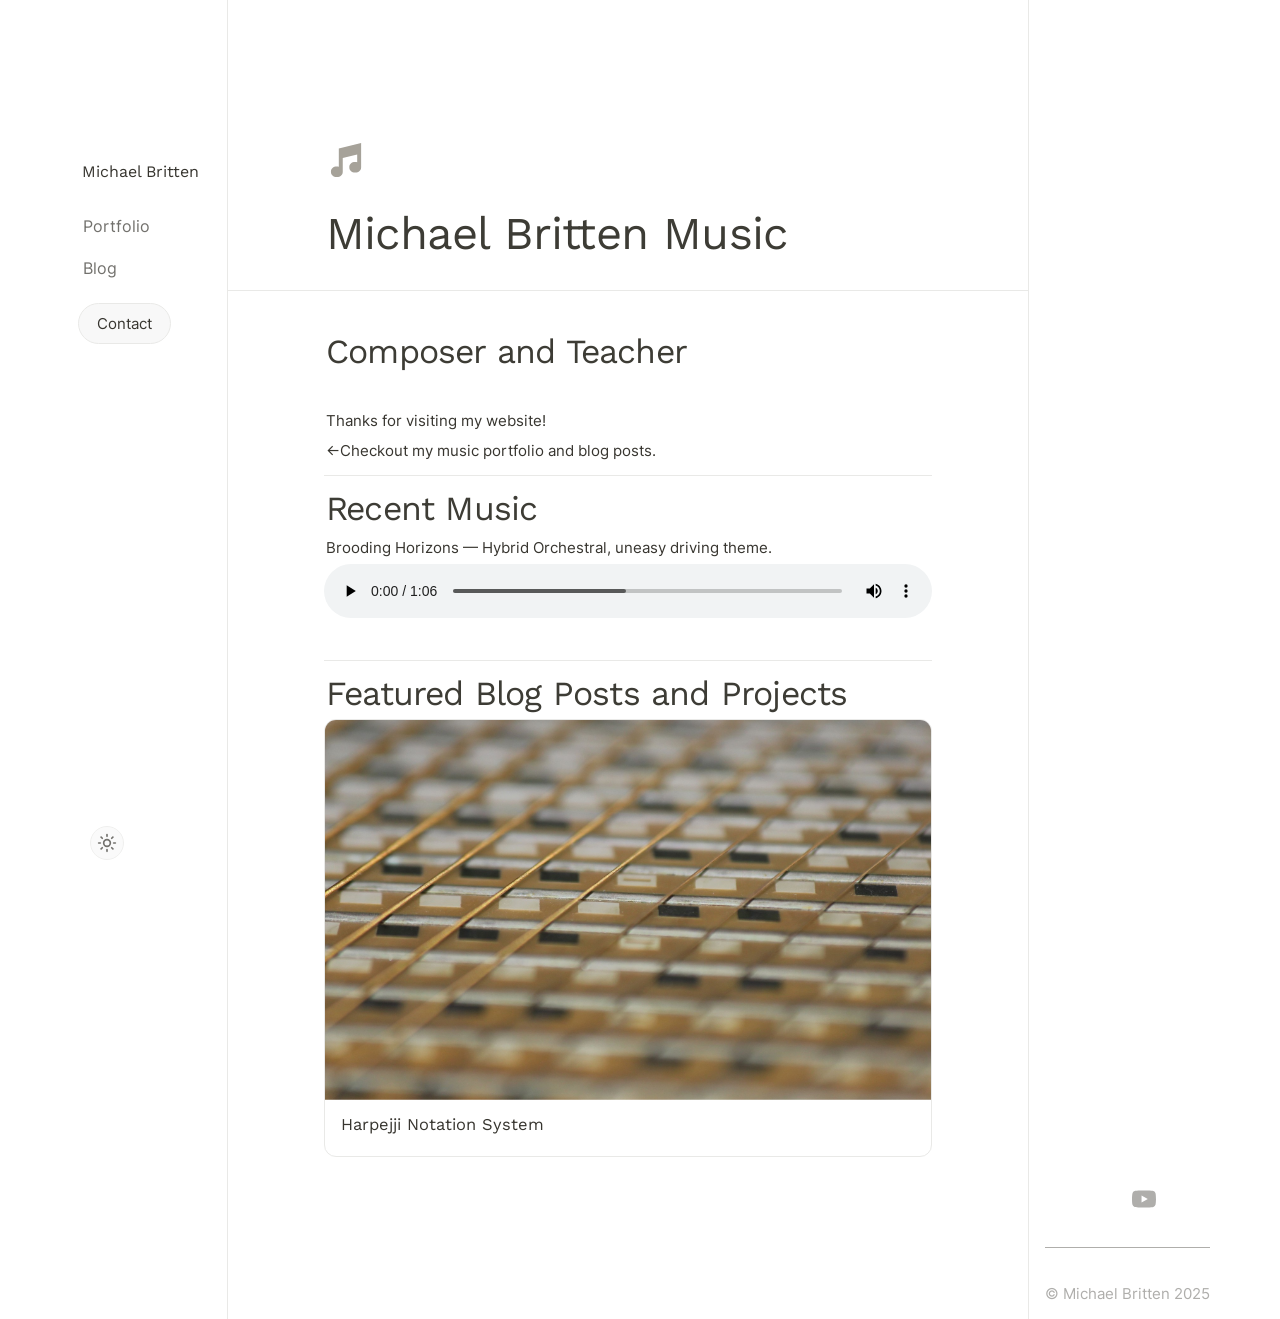
<file: index.html>
<!doctype html>
<html lang="en" dir="ltr" class="theme-light">
<head>
  <meta charset="utf-8">
  <meta name="viewport" content="width=device-width, initial-scale=1">
  <title>Michael Britten Music</title>
  <meta name="description" content="Thanks for visiting my website!">
  <meta name="robots" content="index, follow">
  <meta property="og:title" content="Michael Britten Music">
  <meta property="og:site_name" content="Michael Britten Music">
  <meta property="og:type" content="website">
  <link rel="icon" href="/assets/icons/favicon.png">
  <link rel="preload" href="/assets/fonts/work-sans-regular.woff2" as="font" type="font/woff2" crossorigin>
  <link rel="preload" href="/assets/fonts/inter-regular.woff2" as="font" type="font/woff2" crossorigin>
  <script>
    try {
      const preference = localStorage.getItem("color-preference");
      if (preference === "dark" || preference === "light") {
        document.documentElement.className = "theme-" + preference;
      }
    } catch (_) {}
  </script>
  <link rel="stylesheet" href="/assets/css/static.css">
  <link rel="stylesheet" href="/assets/css/notion.css">
  <link rel="stylesheet" href="/assets/css/super.css">
  <link rel="stylesheet" href="/assets/css/site.css">
  <link rel="stylesheet" href="/assets/css/diem.css">
  <script src="/assets/js/site.js" defer></script>
</head>
<body><div class="super-root"><nav aria-label="Main" data-orientation="horizontal" dir="ltr" class="super-navbar simple" style="position:sticky;box-shadow:var(--navbar-shadow);-webkit-box-shadow:var(--navbar-shadow)"><div class="super-navbar__content"><a class="notion-link super-navbar__logo" href="/"><span class="super-navbar__logo-text" style="font-size:16px">Michael Britten</span></a><div style="position:relative"><ul data-orientation="horizontal" class="super-navbar__item-list" dir="ltr"><li><a class="notion-link super-navbar__item" href="/portfolio">Portfolio</a></li><li><a class="notion-link super-navbar__item" href="/blog">Blog</a></li></ul></div><div class="super-navbar__actions"><a class="notion-link" href="/contact"><div class="super-navbar__cta">Contact</div></a><div class="super-navbar__button super-navbar__theme-toggle"><svg xmlns="http://www.w3.org/2000/svg" width="20" height="20" viewBox="0 0 24 24" fill="none" stroke="currentColor" stroke-width="2" stroke-linecap="round" stroke-linejoin="round" class="lucide lucide-sun " type="Sun"><circle cx="12" cy="12" r="4"></circle><path d="M12 2v2"></path><path d="M12 20v2"></path><path d="m4.93 4.93 1.41 1.41"></path><path d="m17.66 17.66 1.41 1.41"></path><path d="M2 12h2"></path><path d="M20 12h2"></path><path d="m6.34 17.66-1.41 1.41"></path><path d="m19.07 4.93-1.41 1.41"></path></svg></div><div class="super-navbar__button super-navbar__menu-open"><svg xmlns="http://www.w3.org/2000/svg" width="20" height="20" viewBox="0 0 24 24" fill="none" stroke="currentColor" stroke-width="2" stroke-linecap="round" stroke-linejoin="round" class="lucide lucide-menu " type="Menu"><line x1="4" x2="20" y1="12" y2="12"></line><line x1="4" x2="20" y1="6" y2="6"></line><line x1="4" x2="20" y1="18" y2="18"></line></svg></div></div></div><div class="super-navbar__viewport-wrapper"></div></nav><div class="super-content-wrapper"><main id="page-index" class="super-content page__index"><div class="notion-header page"><div class="notion-header__cover no-cover has-icon-image"></div><div class="notion-header__content max-width no-cover has-icon-image"><div class="notion-header__title-wrapper"><div class="notion-header__icon-wrapper no-cover has-icon-image"><img src="/assets/icons/music-lightgray.svg" alt="Michael Britten Music                             " width="125" height="125" class="notion-header__icon" style="object-fit:cover;object-position:center" loading="lazy" data-full-size="/assets/icons/music-lightgray.svg" data-lightbox-src="/assets/icons/music-lightgray.svg"></div><h1 class="notion-header__title">Michael Britten Music                             </h1></div></div></div><article id="block-1a6214f2737e80cb87afdc526af0e7df" class="notion-root max-width has-footer"><span class="notion-heading__anchor" id="1a6214f2737e81cc9c78d3f8caca182d"></span><h1 id="block-1a6214f2737e81cc9c78d3f8caca182d" class="notion-heading notion-semantic-string">Composer and Teacher</h1><div id="block-1a9214f2737e80938f97df30e87b0c04" class="notion-text"></div><p id="block-1a6214f2737e81ab96abd13403252b33" class="notion-text notion-text__content notion-semantic-string">Thanks for visiting my website! </p><p id="block-1a8214f2737e8082abb9d6ee2d2d3eca" class="notion-text notion-text__content notion-semantic-string">←Checkout my music portfolio and blog posts.</p><div id="block-1af214f2737e80bdbee1e4e4407a0eaf" class="notion-divider"></div><span class="notion-heading__anchor" id="1a8214f2737e805a921bd490b875bdda"></span><h1 id="block-1a8214f2737e805a921bd490b875bdda" class="notion-heading notion-semantic-string">Recent Music</h1><p id="block-1a6214f2737e8163b4f7d8e595a4aede" class="notion-text notion-text__content notion-semantic-string">Brooding Horizons — Hybrid Orchestral, uneasy driving theme. </p><div id="block-1b0214f2737e80d2afd6da8d78746672" class="notion-audio"><audio controls="" src="/assets/audio/brooding-horizons-home.mp3"></audio></div><div id="block-1af214f2737e806a8009e792b6377645" class="notion-text"></div><div id="block-1af214f2737e8088815edfa5e6fd888a" class="notion-divider"></div><span class="notion-heading__anchor" id="1a9214f2737e80d0818ed4e97a5eb41c"></span><h1 id="block-1a9214f2737e80d0818ed4e97a5eb41c" class="notion-heading notion-semantic-string">Featured Blog Posts and Projects</h1><div id="block-1a9214f2737e800bbe90f4f898fe2a30" class="notion-collection inline collection-1a9214f2737e80f184dc000bc0f4c4ec"><div class="notion-collection-gallery no-border-top large"><div id="block-blog-database-harpejji-notation-system" class="notion-collection-card gallery"><a id="block-blog-database-harpejji-notation-system" href="/blog-database/harpejji-notation-system" class="notion-link notion-collection-card__anchor">Harpejji Notation System</a><span data-full-size="/assets/images/harpejji-cover.jpg" data-lightbox-src="/assets/images/harpejji-cover.jpg" style="display:contents"><img alt="Harpejji Notation System" loading="lazy" width="960" height="200" decoding="async" data-nimg="1" class="notion-collection-card__cover large" style="color:transparent;object-fit:cover;object-position:center 39.059999999999995%" srcset="/assets/images/harpejji-cover.jpg 1x, /assets/images/harpejji-cover.jpg 2x" src="/assets/images/harpejji-cover.jpg"></span><div class="notion-collection-card__content notion-collection-card__property-list"><div class="notion-property notion-property__title notion-collection-card__property title notion-semantic-string"><div class="notion-property__title__icon-wrapper"><svg class="notion-icon notion-icon__page" viewBox="0 0 16 16" width="18" height="18" style="width:16px;height:16px;font-size:16px;fill:var(--color-text-default-light)"><path d="M4.35645 15.4678H11.6367C13.0996 15.4678 13.8584 14.6953 13.8584 13.2256V7.02539C13.8584 6.0752 13.7354 5.6377 13.1406 5.03613L9.55176 1.38574C8.97754 0.804688 8.50586 0.667969 7.65137 0.667969H4.35645C2.89355 0.667969 2.13477 1.44043 2.13477 2.91016V13.2256C2.13477 14.7021 2.89355 15.4678 4.35645 15.4678ZM4.46582 14.1279C3.80273 14.1279 3.47461 13.7793 3.47461 13.1436V2.99219C3.47461 2.36328 3.80273 2.00781 4.46582 2.00781H7.37793V5.75391C7.37793 6.73145 7.86328 7.20312 8.83398 7.20312H12.5186V13.1436C12.5186 13.7793 12.1836 14.1279 11.5205 14.1279H4.46582ZM8.95703 6.02734C8.67676 6.02734 8.56055 5.9043 8.56055 5.62402V2.19238L12.334 6.02734H8.95703ZM10.4336 9.00098H5.42969C5.16992 9.00098 4.98535 9.19238 4.98535 9.43164C4.98535 9.67773 5.16992 9.86914 5.42969 9.86914H10.4336C10.6797 9.86914 10.8643 9.67773 10.8643 9.43164C10.8643 9.19238 10.6797 9.00098 10.4336 9.00098ZM10.4336 11.2979H5.42969C5.16992 11.2979 4.98535 11.4893 4.98535 11.7354C4.98535 11.9746 5.16992 12.1592 5.42969 12.1592H10.4336C10.6797 12.1592 10.8643 11.9746 10.8643 11.7354C10.8643 11.4893 10.6797 11.2979 10.4336 11.2979Z"></path></svg></div>Harpejji Notation System</div></div></div></div></div><div id="block-1a9214f2737e80b19bf1e6393a681b0a" class="notion-text"></div><a id="block-blog-database" class="notion-link notion-page" href="/blog-database"><span class="notion-page__icon"><svg class="notion-icon notion-icon__page" viewBox="0 0 16 16" width="18" height="18" style="width:20px;height:20px;font-size:20px;fill:var(--color-text-default-light)"><path d="M4.35645 15.4678H11.6367C13.0996 15.4678 13.8584 14.6953 13.8584 13.2256V7.02539C13.8584 6.0752 13.7354 5.6377 13.1406 5.03613L9.55176 1.38574C8.97754 0.804688 8.50586 0.667969 7.65137 0.667969H4.35645C2.89355 0.667969 2.13477 1.44043 2.13477 2.91016V13.2256C2.13477 14.7021 2.89355 15.4678 4.35645 15.4678ZM4.46582 14.1279C3.80273 14.1279 3.47461 13.7793 3.47461 13.1436V2.99219C3.47461 2.36328 3.80273 2.00781 4.46582 2.00781H7.37793V5.75391C7.37793 6.73145 7.86328 7.20312 8.83398 7.20312H12.5186V13.1436C12.5186 13.7793 12.1836 14.1279 11.5205 14.1279H4.46582ZM8.95703 6.02734C8.67676 6.02734 8.56055 5.9043 8.56055 5.62402V2.19238L12.334 6.02734H8.95703ZM10.4336 9.00098H5.42969C5.16992 9.00098 4.98535 9.19238 4.98535 9.43164C4.98535 9.67773 5.16992 9.86914 5.42969 9.86914H10.4336C10.6797 9.86914 10.8643 9.67773 10.8643 9.43164C10.8643 9.19238 10.6797 9.00098 10.4336 9.00098ZM10.4336 11.2979H5.42969C5.16992 11.2979 4.98535 11.4893 4.98535 11.7354C4.98535 11.9746 5.16992 12.1592 5.42969 12.1592H10.4336C10.6797 12.1592 10.8643 11.9746 10.8643 11.7354C10.8643 11.4893 10.6797 11.2979 10.4336 11.2979Z"></path></svg></span><span class="notion-page__title notion-semantic-string">Blog Database</span></a><a id="block-blog" href="/blog" class="notion-link notion-page emoji"><span class="notion-page__icon"><img src="/assets/icons/music-lightgray.svg" alt="Blog Posts and Projects" width="100%" height="100%" class="notion-icon" style="object-fit:cover;object-position:center" loading="lazy" data-full-size="/assets/icons/music-lightgray.svg" data-lightbox-src="/assets/icons/music-lightgray.svg"></span><span class="notion-page__title notion-semantic-string">Blog Posts and Projects</span></a><a id="block-portfolio" href="/portfolio" class="notion-link notion-page emoji"><span class="notion-page__icon"><img src="/assets/icons/user-lightgray.svg" alt="Portfolio" width="100%" height="100%" class="notion-icon" style="object-fit:cover;object-position:center" loading="lazy" data-full-size="/assets/icons/user-lightgray.svg" data-lightbox-src="/assets/icons/user-lightgray.svg"></span><span class="notion-page__title notion-semantic-string">Portfolio</span></a><a id="block-contact" href="/contact" class="notion-link notion-page emoji"><span class="notion-page__icon"><img src="/assets/icons/chat-lightgray.svg" alt="Contact" width="100%" height="100%" class="notion-icon" style="object-fit:cover;object-position:center" loading="lazy" data-full-size="/assets/icons/chat-lightgray.svg" data-lightbox-src="/assets/icons/chat-lightgray.svg"></span><span class="notion-page__title notion-semantic-string">Contact</span></a></article></main></div><footer class="super-footer corners no-logo no-links"><div class="super-footer__content"><div class="super-footer__divider"></div><p class="super-footer__footnote">© Michael Britten 2025</p><div class="super-footer__icons"><a href="https://www.youtube.com/@MichaelBrittenMusic/videos" class="notion-link" target="_blank" rel="noopener noreferrer"><svg xmlns="http://www.w3.org/2000/svg" fill="currentColor" viewBox="0 0 24 24" width="24" height="24"><title>YouTube</title><path d="M23.498 6.186a3.016 3.016 0 0 0-2.122-2.136C19.505 3.545 12 3.545 12 3.545s-7.505 0-9.377.505A3.017 3.017 0 0 0 .502 6.186C0 8.07 0 12 0 12s0 3.93.502 5.814a3.016 3.016 0 0 0 2.122 2.136c1.871.505 9.376.505 9.376.505s7.505 0 9.377-.505a3.015 3.015 0 0 0 2.122-2.136C24 15.93 24 12 24 12s0-3.93-.502-5.814zM9.545 15.568V8.432L15.818 12l-6.273 3.568z"></path></svg></a></div></div></footer></div>
</body>
</html>
</file>
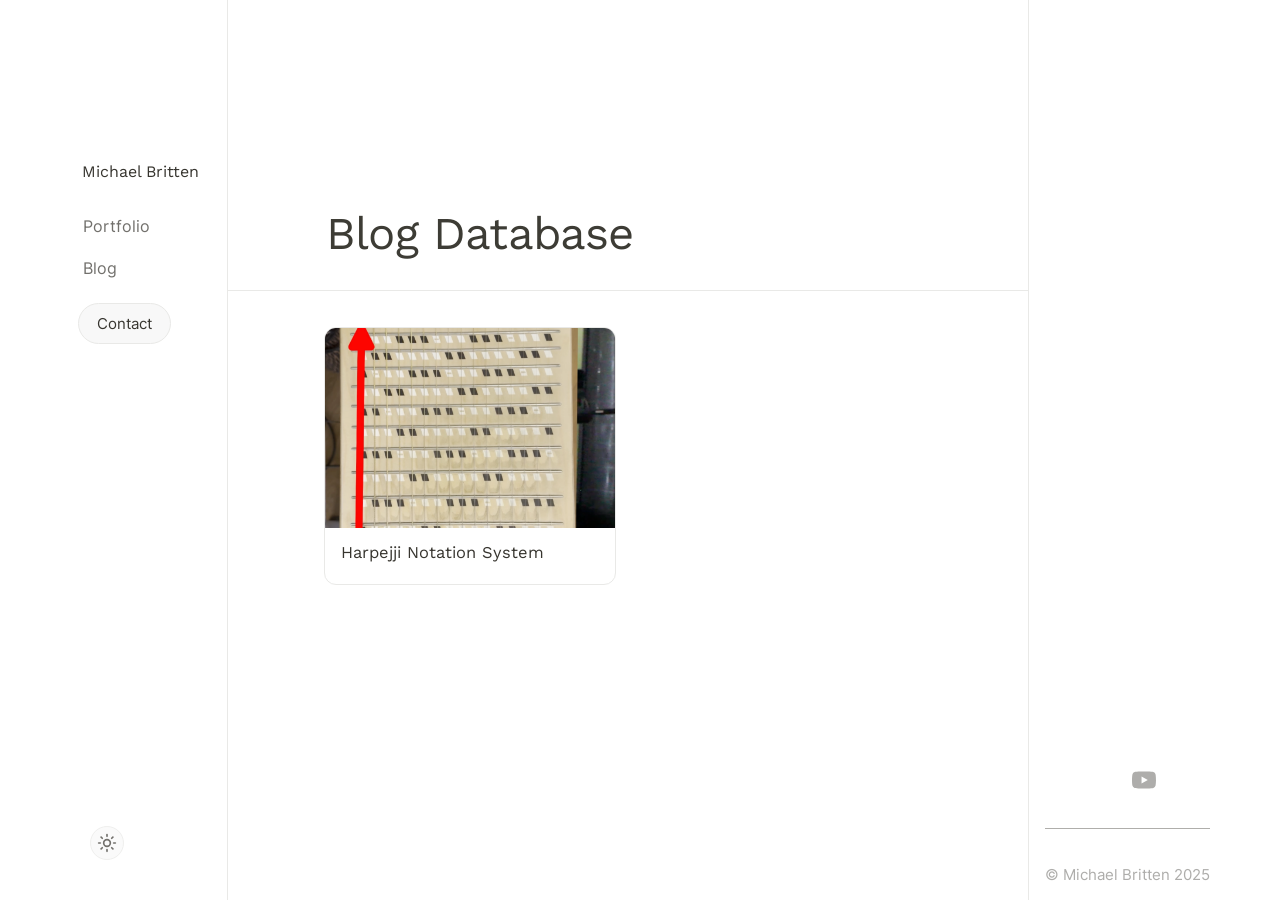
<file: blog-database/index.html>
<!doctype html>
<html lang="en" dir="ltr" class="theme-light">
<head>
  <meta charset="utf-8">
  <meta name="viewport" content="width=device-width, initial-scale=1">
  <title>Blog Database</title>
  <meta name="description" content="Blog database for Michael Britten's projects and writing.">
  <meta name="robots" content="index, follow">
  <meta property="og:title" content="Blog Database">
  <meta property="og:site_name" content="Michael Britten Music">
  <meta property="og:type" content="website">
  <link rel="icon" href="/assets/icons/favicon.png">
  <link rel="preload" href="/assets/fonts/work-sans-regular.woff2" as="font" type="font/woff2" crossorigin>
  <link rel="preload" href="/assets/fonts/inter-regular.woff2" as="font" type="font/woff2" crossorigin>
  <script>
    try {
      const preference = localStorage.getItem("color-preference");
      if (preference === "dark" || preference === "light") {
        document.documentElement.className = "theme-" + preference;
      }
    } catch (_) {}
  </script>
  <link rel="stylesheet" href="/assets/css/static.css">
  <link rel="stylesheet" href="/assets/css/notion.css">
  <link rel="stylesheet" href="/assets/css/super.css">
  <link rel="stylesheet" href="/assets/css/site.css">
  <link rel="stylesheet" href="/assets/css/diem.css">
  <script src="/assets/js/site.js" defer></script>
</head>
<body><div class="super-root"><nav aria-label="Main" data-orientation="horizontal" dir="ltr" class="super-navbar simple" style="position:sticky;box-shadow:var(--navbar-shadow);-webkit-box-shadow:var(--navbar-shadow)"><div class="super-navbar__content"><a class="notion-link super-navbar__logo" href="/"><span class="super-navbar__logo-text" style="font-size:16px">Michael Britten</span></a><div style="position:relative"><ul data-orientation="horizontal" class="super-navbar__item-list" dir="ltr"><li><a class="notion-link super-navbar__item" href="/portfolio">Portfolio</a></li><li><a class="notion-link super-navbar__item" href="/blog">Blog</a></li></ul></div><div class="super-navbar__actions"><a class="notion-link" href="/contact"><div class="super-navbar__cta">Contact</div></a><div class="super-navbar__button super-navbar__theme-toggle"><svg xmlns="http://www.w3.org/2000/svg" width="20" height="20" viewBox="0 0 24 24" fill="none" stroke="currentColor" stroke-width="2" stroke-linecap="round" stroke-linejoin="round" class="lucide lucide-sun " type="Sun"><circle cx="12" cy="12" r="4"></circle><path d="M12 2v2"></path><path d="M12 20v2"></path><path d="m4.93 4.93 1.41 1.41"></path><path d="m17.66 17.66 1.41 1.41"></path><path d="M2 12h2"></path><path d="M20 12h2"></path><path d="m6.34 17.66-1.41 1.41"></path><path d="m19.07 4.93-1.41 1.41"></path></svg></div><div class="super-navbar__button super-navbar__menu-open"><svg xmlns="http://www.w3.org/2000/svg" width="20" height="20" viewBox="0 0 24 24" fill="none" stroke="currentColor" stroke-width="2" stroke-linecap="round" stroke-linejoin="round" class="lucide lucide-menu " type="Menu"><line x1="4" x2="20" y1="12" y2="12"></line><line x1="4" x2="20" y1="6" y2="6"></line><line x1="4" x2="20" y1="18" y2="18"></line></svg></div></div></div><div class="super-navbar__viewport-wrapper"></div></nav><div class="super-content-wrapper"><main id="page-blog-database" class="super-content page__blog-database parent-page__index"><div class="notion-header collection"><div class="notion-header__cover no-cover no-icon"></div><div class="notion-header__content no-cover no-icon"><div class="notion-header__title-wrapper" style="display:flex"><h1 class="notion-header__title">Blog Database</h1></div><div class="notion-header__description notion-semantic-string"></div></div></div><article id="block-blog-database" class="notion-root full-width has-footer notion-collection notion-collection-page collection-1a9214f2737e80f184dc000bc0f4c4ec"><div class="notion-collection-gallery medium"><div id="block-blog-database-harpejji-notation-system" class="notion-collection-card gallery"><a id="block-blog-database-harpejji-notation-system" href="/blog-database/harpejji-notation-system" class="notion-link notion-collection-card__anchor">Harpejji Notation System</a><span data-full-size="/assets/images/harpejji-coordinate-plane.jpg" data-lightbox-src="/assets/images/harpejji-coordinate-plane.jpg" style="display:contents"><img alt="Harpejji Notation System" loading="lazy" width="780" height="200" decoding="async" data-nimg="1" class="notion-collection-card__cover medium" style="color:transparent;object-fit:cover;object-position:center 39.059999999999995%" srcset="/assets/images/harpejji-coordinate-plane.jpg 1x, /assets/images/harpejji-coordinate-plane.jpg 2x" src="/assets/images/harpejji-coordinate-plane.jpg"></span><div class="notion-collection-card__content notion-collection-card__property-list"><div class="notion-property notion-property__title notion-collection-card__property title notion-semantic-string"><div class="notion-property__title__icon-wrapper"><svg class="notion-icon notion-icon__page" viewBox="0 0 16 16" width="18" height="18" style="width:16px;height:16px;font-size:16px;fill:var(--color-text-default-light)"><path d="M4.35645 15.4678H11.6367C13.0996 15.4678 13.8584 14.6953 13.8584 13.2256V7.02539C13.8584 6.0752 13.7354 5.6377 13.1406 5.03613L9.55176 1.38574C8.97754 0.804688 8.50586 0.667969 7.65137 0.667969H4.35645C2.89355 0.667969 2.13477 1.44043 2.13477 2.91016V13.2256C2.13477 14.7021 2.89355 15.4678 4.35645 15.4678ZM4.46582 14.1279C3.80273 14.1279 3.47461 13.7793 3.47461 13.1436V2.99219C3.47461 2.36328 3.80273 2.00781 4.46582 2.00781H7.37793V5.75391C7.37793 6.73145 7.86328 7.20312 8.83398 7.20312H12.5186V13.1436C12.5186 13.7793 12.1836 14.1279 11.5205 14.1279H4.46582ZM8.95703 6.02734C8.67676 6.02734 8.56055 5.9043 8.56055 5.62402V2.19238L12.334 6.02734H8.95703ZM10.4336 9.00098H5.42969C5.16992 9.00098 4.98535 9.19238 4.98535 9.43164C4.98535 9.67773 5.16992 9.86914 5.42969 9.86914H10.4336C10.6797 9.86914 10.8643 9.67773 10.8643 9.43164C10.8643 9.19238 10.6797 9.00098 10.4336 9.00098ZM10.4336 11.2979H5.42969C5.16992 11.2979 4.98535 11.4893 4.98535 11.7354C4.98535 11.9746 5.16992 12.1592 5.42969 12.1592H10.4336C10.6797 12.1592 10.8643 11.9746 10.8643 11.7354C10.8643 11.4893 10.6797 11.2979 10.4336 11.2979Z"></path></svg></div>Harpejji Notation System</div></div></div></div></article></main></div><footer class="super-footer corners no-logo no-links"><div class="super-footer__content"><div class="super-footer__divider"></div><p class="super-footer__footnote">© Michael Britten 2025</p><div class="super-footer__icons"><a href="https://www.youtube.com/@MichaelBrittenMusic/videos" class="notion-link" target="_blank" rel="noopener noreferrer"><svg xmlns="http://www.w3.org/2000/svg" fill="currentColor" viewBox="0 0 24 24" width="24" height="24"><title>YouTube</title><path d="M23.498 6.186a3.016 3.016 0 0 0-2.122-2.136C19.505 3.545 12 3.545 12 3.545s-7.505 0-9.377.505A3.017 3.017 0 0 0 .502 6.186C0 8.07 0 12 0 12s0 3.93.502 5.814a3.016 3.016 0 0 0 2.122 2.136c1.871.505 9.376.505 9.376.505s7.505 0 9.377-.505a3.015 3.015 0 0 0 2.122-2.136C24 15.93 24 12 24 12s0-3.93-.502-5.814zM9.545 15.568V8.432L15.818 12l-6.273 3.568z"></path></svg></a></div></div></footer></div>
</body>
</html>
</file>
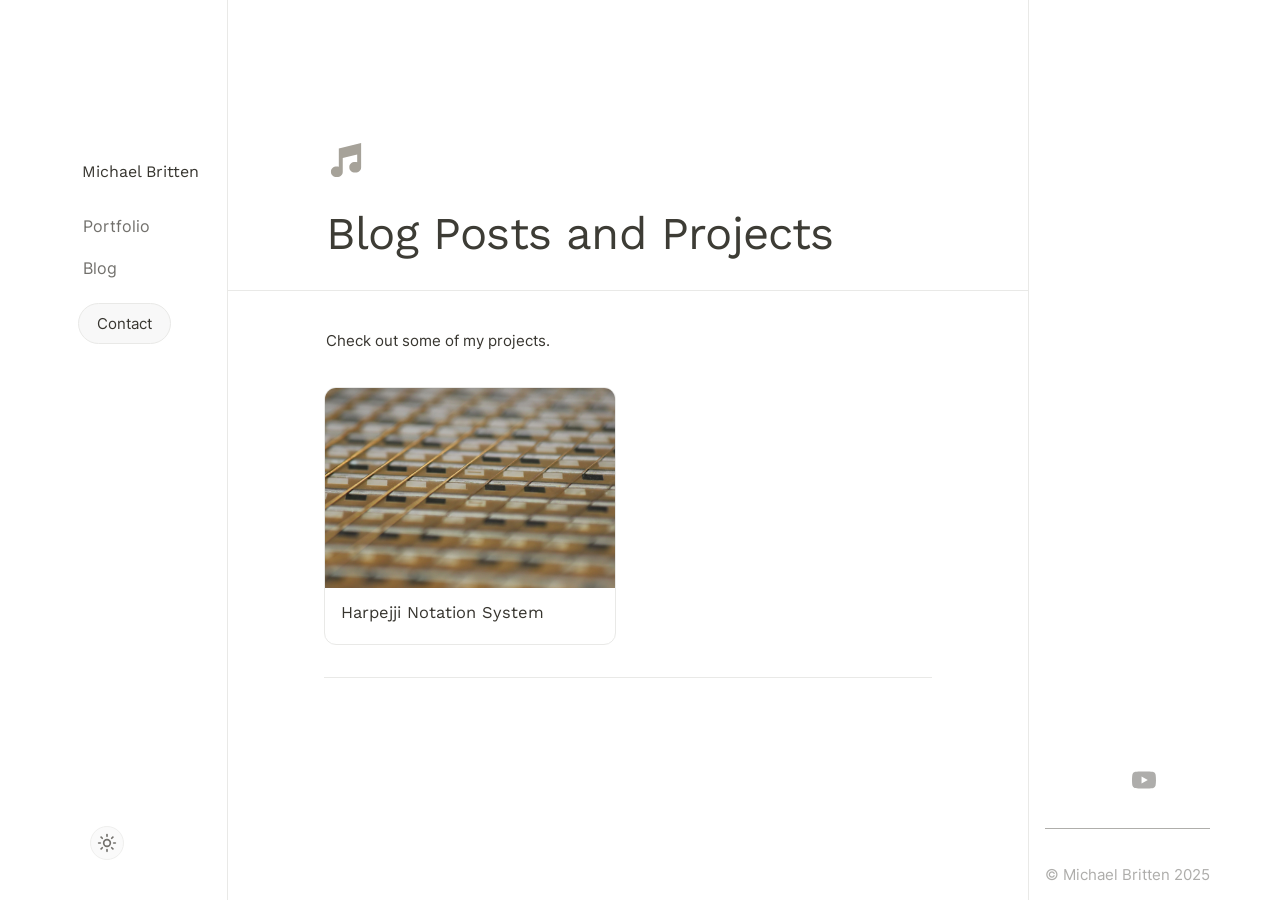
<file: blog/index.html>
<!doctype html>
<html lang="en" dir="ltr" class="theme-light">
<head>
  <meta charset="utf-8">
  <meta name="viewport" content="width=device-width, initial-scale=1">
  <title>Blog Posts and Projects</title>
  <meta name="description" content="Projects and writing by Michael Britten.">
  <meta name="robots" content="index, follow">
  <meta property="og:title" content="Blog Posts and Projects">
  <meta property="og:site_name" content="Michael Britten Music">
  <meta property="og:type" content="website">
  <link rel="icon" href="/assets/icons/favicon.png">
  <link rel="preload" href="/assets/fonts/work-sans-regular.woff2" as="font" type="font/woff2" crossorigin>
  <link rel="preload" href="/assets/fonts/inter-regular.woff2" as="font" type="font/woff2" crossorigin>
  <script>
    try {
      const preference = localStorage.getItem("color-preference");
      if (preference === "dark" || preference === "light") {
        document.documentElement.className = "theme-" + preference;
      }
    } catch (_) {}
  </script>
  <link rel="stylesheet" href="/assets/css/static.css">
  <link rel="stylesheet" href="/assets/css/notion.css">
  <link rel="stylesheet" href="/assets/css/super.css">
  <link rel="stylesheet" href="/assets/css/site.css">
  <link rel="stylesheet" href="/assets/css/diem.css">
  <script src="/assets/js/site.js" defer></script>
</head>
<body><div class="super-root"><nav aria-label="Main" data-orientation="horizontal" dir="ltr" class="super-navbar simple" style="position:sticky;box-shadow:var(--navbar-shadow);-webkit-box-shadow:var(--navbar-shadow)"><div class="super-navbar__content"><a class="notion-link super-navbar__logo" href="/"><span class="super-navbar__logo-text" style="font-size:16px">Michael Britten</span></a><div style="position:relative"><ul data-orientation="horizontal" class="super-navbar__item-list" dir="ltr"><li><a class="notion-link super-navbar__item" href="/portfolio">Portfolio</a></li><li><a class="notion-link super-navbar__item" href="/blog">Blog</a></li></ul></div><div class="super-navbar__actions"><a class="notion-link" href="/contact"><div class="super-navbar__cta">Contact</div></a><div class="super-navbar__button super-navbar__theme-toggle"><svg xmlns="http://www.w3.org/2000/svg" width="20" height="20" viewBox="0 0 24 24" fill="none" stroke="currentColor" stroke-width="2" stroke-linecap="round" stroke-linejoin="round" class="lucide lucide-sun " type="Sun"><circle cx="12" cy="12" r="4"></circle><path d="M12 2v2"></path><path d="M12 20v2"></path><path d="m4.93 4.93 1.41 1.41"></path><path d="m17.66 17.66 1.41 1.41"></path><path d="M2 12h2"></path><path d="M20 12h2"></path><path d="m6.34 17.66-1.41 1.41"></path><path d="m19.07 4.93-1.41 1.41"></path></svg></div><div class="super-navbar__button super-navbar__menu-open"><svg xmlns="http://www.w3.org/2000/svg" width="20" height="20" viewBox="0 0 24 24" fill="none" stroke="currentColor" stroke-width="2" stroke-linecap="round" stroke-linejoin="round" class="lucide lucide-menu " type="Menu"><line x1="4" x2="20" y1="12" y2="12"></line><line x1="4" x2="20" y1="6" y2="6"></line><line x1="4" x2="20" y1="18" y2="18"></line></svg></div></div></div><div class="super-navbar__viewport-wrapper"></div></nav><div class="super-content-wrapper"><main id="page-blog" class="super-content page__blog parent-page__index"><div class="notion-header page"><div class="notion-header__cover no-cover has-icon-image"></div><div class="notion-header__content max-width no-cover has-icon-image"><div class="notion-header__title-wrapper"><div class="notion-header__icon-wrapper no-cover has-icon-image"><img src="/assets/icons/music-lightgray.svg" alt="Blog Posts and Projects" width="125" height="125" class="notion-header__icon" style="object-fit:cover;object-position:center" loading="lazy" data-full-size="/assets/icons/music-lightgray.svg" data-lightbox-src="/assets/icons/music-lightgray.svg"></div><h1 class="notion-header__title">Blog Posts and Projects</h1></div></div></div><article id="block-blog" class="notion-root max-width has-footer"><p id="block-1a8214f2737e80db8d84c79247154c6c" class="notion-text notion-text__content notion-semantic-string">Check out some of my projects.</p><p id="block-1a9214f2737e80e6aae5f19e758162b7" class="notion-text notion-text__content notion-semantic-string"> </p><div id="block-1a9214f2737e8035b686e67b516e4347" class="notion-collection inline collection-1a9214f2737e80f184dc000bc0f4c4ec"><div class="notion-collection-gallery no-border-top medium"><div id="block-blog-database-harpejji-notation-system" class="notion-collection-card gallery"><a id="block-blog-database-harpejji-notation-system" href="/blog-database/harpejji-notation-system" class="notion-link notion-collection-card__anchor">Harpejji Notation System</a><span data-full-size="/assets/images/harpejji-cover.jpg" data-lightbox-src="/assets/images/harpejji-cover.jpg" style="display:contents"><img alt="Harpejji Notation System" loading="lazy" width="780" height="200" decoding="async" data-nimg="1" class="notion-collection-card__cover medium" style="color:transparent;object-fit:cover;object-position:center 39.059999999999995%" srcset="/assets/images/harpejji-cover.jpg 1x, /assets/images/harpejji-cover.jpg 2x" src="/assets/images/harpejji-cover.jpg"></span><div class="notion-collection-card__content notion-collection-card__property-list"><div class="notion-property notion-property__title notion-collection-card__property title notion-semantic-string"><div class="notion-property__title__icon-wrapper"><svg class="notion-icon notion-icon__page" viewBox="0 0 16 16" width="18" height="18" style="width:16px;height:16px;font-size:16px;fill:var(--color-text-default-light)"><path d="M4.35645 15.4678H11.6367C13.0996 15.4678 13.8584 14.6953 13.8584 13.2256V7.02539C13.8584 6.0752 13.7354 5.6377 13.1406 5.03613L9.55176 1.38574C8.97754 0.804688 8.50586 0.667969 7.65137 0.667969H4.35645C2.89355 0.667969 2.13477 1.44043 2.13477 2.91016V13.2256C2.13477 14.7021 2.89355 15.4678 4.35645 15.4678ZM4.46582 14.1279C3.80273 14.1279 3.47461 13.7793 3.47461 13.1436V2.99219C3.47461 2.36328 3.80273 2.00781 4.46582 2.00781H7.37793V5.75391C7.37793 6.73145 7.86328 7.20312 8.83398 7.20312H12.5186V13.1436C12.5186 13.7793 12.1836 14.1279 11.5205 14.1279H4.46582ZM8.95703 6.02734C8.67676 6.02734 8.56055 5.9043 8.56055 5.62402V2.19238L12.334 6.02734H8.95703ZM10.4336 9.00098H5.42969C5.16992 9.00098 4.98535 9.19238 4.98535 9.43164C4.98535 9.67773 5.16992 9.86914 5.42969 9.86914H10.4336C10.6797 9.86914 10.8643 9.67773 10.8643 9.43164C10.8643 9.19238 10.6797 9.00098 10.4336 9.00098ZM10.4336 11.2979H5.42969C5.16992 11.2979 4.98535 11.4893 4.98535 11.7354C4.98535 11.9746 5.16992 12.1592 5.42969 12.1592H10.4336C10.6797 12.1592 10.8643 11.9746 10.8643 11.7354C10.8643 11.4893 10.6797 11.2979 10.4336 11.2979Z"></path></svg></div>Harpejji Notation System</div></div></div></div></div><div id="block-1a8214f2737e80f6a844deb8e12444a4" class="notion-divider"></div><div id="block-1a8214f2737e800bb00bc7fbfaf648d8" class="notion-text"></div></article></main></div><footer class="super-footer corners no-logo no-links"><div class="super-footer__content"><div class="super-footer__divider"></div><p class="super-footer__footnote">© Michael Britten 2025</p><div class="super-footer__icons"><a href="https://www.youtube.com/@MichaelBrittenMusic/videos" class="notion-link" target="_blank" rel="noopener noreferrer"><svg xmlns="http://www.w3.org/2000/svg" fill="currentColor" viewBox="0 0 24 24" width="24" height="24"><title>YouTube</title><path d="M23.498 6.186a3.016 3.016 0 0 0-2.122-2.136C19.505 3.545 12 3.545 12 3.545s-7.505 0-9.377.505A3.017 3.017 0 0 0 .502 6.186C0 8.07 0 12 0 12s0 3.93.502 5.814a3.016 3.016 0 0 0 2.122 2.136c1.871.505 9.376.505 9.376.505s7.505 0 9.377-.505a3.015 3.015 0 0 0 2.122-2.136C24 15.93 24 12 24 12s0-3.93-.502-5.814zM9.545 15.568V8.432L15.818 12l-6.273 3.568z"></path></svg></a></div></div></footer></div>
</body>
</html>
</file>
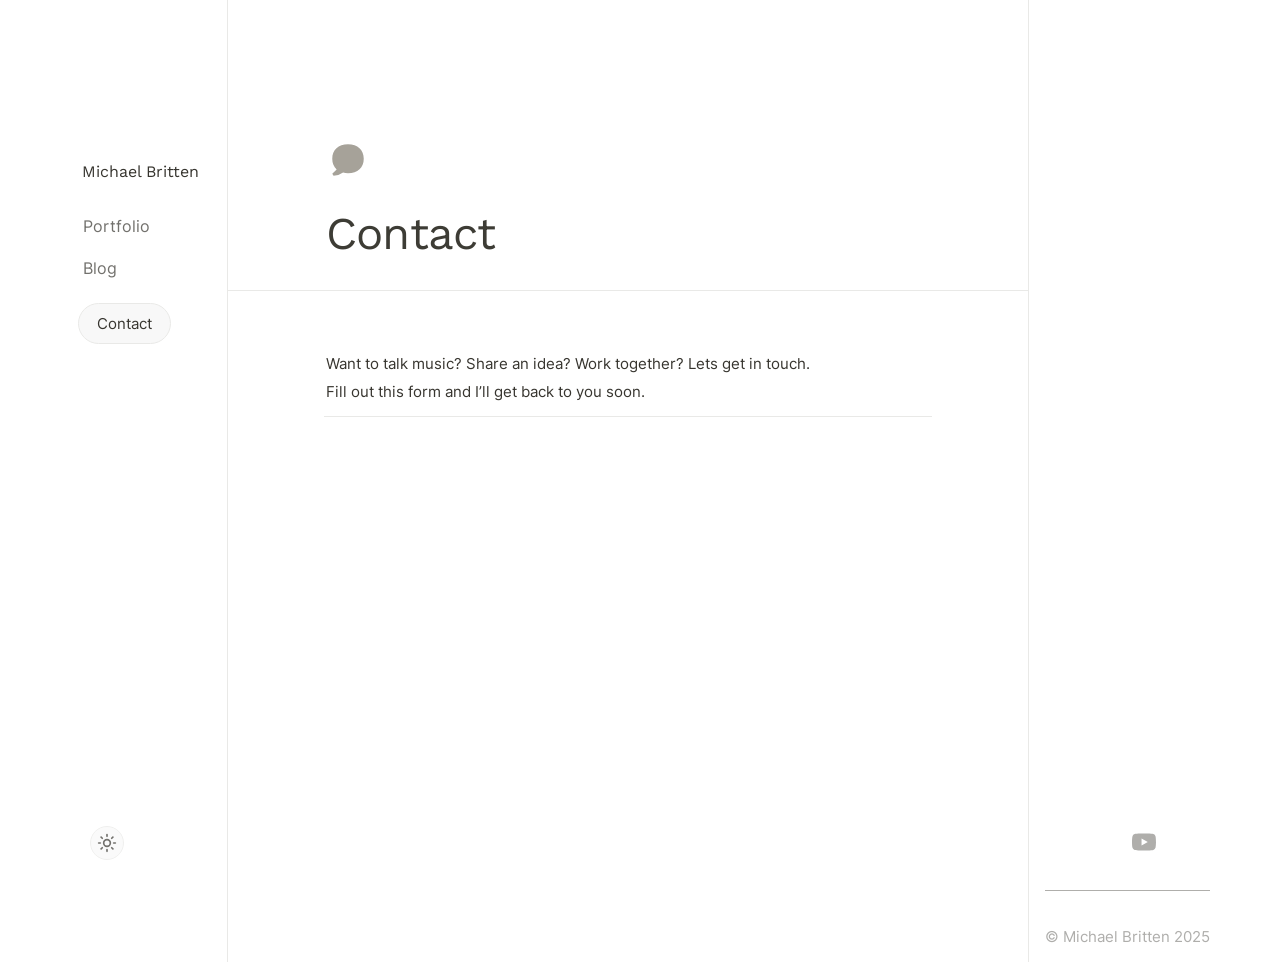
<file: contact/index.html>
<!doctype html>
<html lang="en" dir="ltr" class="theme-light">
<head>
  <meta charset="utf-8">
  <meta name="viewport" content="width=device-width, initial-scale=1">
  <title>Contact</title>
  <meta name="description" content="Contact Michael Britten about music, ideas, and collaborations.">
  <meta name="robots" content="index, follow">
  <meta property="og:title" content="Contact">
  <meta property="og:site_name" content="Michael Britten Music">
  <meta property="og:type" content="website">
  <link rel="icon" href="/assets/icons/favicon.png">
  <link rel="preload" href="/assets/fonts/work-sans-regular.woff2" as="font" type="font/woff2" crossorigin>
  <link rel="preload" href="/assets/fonts/inter-regular.woff2" as="font" type="font/woff2" crossorigin>
  <script>
    try {
      const preference = localStorage.getItem("color-preference");
      if (preference === "dark" || preference === "light") {
        document.documentElement.className = "theme-" + preference;
      }
    } catch (_) {}
  </script>
  <link rel="stylesheet" href="/assets/css/static.css">
  <link rel="stylesheet" href="/assets/css/notion.css">
  <link rel="stylesheet" href="/assets/css/super.css">
  <link rel="stylesheet" href="/assets/css/site.css">
  <link rel="stylesheet" href="/assets/css/diem.css">
  <script src="/assets/js/site.js" defer></script>
</head>
<body><div class="super-root"><nav aria-label="Main" data-orientation="horizontal" dir="ltr" class="super-navbar simple" style="position:sticky;box-shadow:var(--navbar-shadow);-webkit-box-shadow:var(--navbar-shadow)"><div class="super-navbar__content"><a class="notion-link super-navbar__logo" href="/"><span class="super-navbar__logo-text" style="font-size:16px">Michael Britten</span></a><div style="position:relative"><ul data-orientation="horizontal" class="super-navbar__item-list" dir="ltr"><li><a class="notion-link super-navbar__item" href="/portfolio">Portfolio</a></li><li><a class="notion-link super-navbar__item" href="/blog">Blog</a></li></ul></div><div class="super-navbar__actions"><a class="notion-link" href="/contact"><div class="super-navbar__cta">Contact</div></a><div class="super-navbar__button super-navbar__theme-toggle"><svg xmlns="http://www.w3.org/2000/svg" width="20" height="20" viewBox="0 0 24 24" fill="none" stroke="currentColor" stroke-width="2" stroke-linecap="round" stroke-linejoin="round" class="lucide lucide-sun " type="Sun"><circle cx="12" cy="12" r="4"></circle><path d="M12 2v2"></path><path d="M12 20v2"></path><path d="m4.93 4.93 1.41 1.41"></path><path d="m17.66 17.66 1.41 1.41"></path><path d="M2 12h2"></path><path d="M20 12h2"></path><path d="m6.34 17.66-1.41 1.41"></path><path d="m19.07 4.93-1.41 1.41"></path></svg></div><div class="super-navbar__button super-navbar__menu-open"><svg xmlns="http://www.w3.org/2000/svg" width="20" height="20" viewBox="0 0 24 24" fill="none" stroke="currentColor" stroke-width="2" stroke-linecap="round" stroke-linejoin="round" class="lucide lucide-menu " type="Menu"><line x1="4" x2="20" y1="12" y2="12"></line><line x1="4" x2="20" y1="6" y2="6"></line><line x1="4" x2="20" y1="18" y2="18"></line></svg></div></div></div><div class="super-navbar__viewport-wrapper"></div></nav><div class="super-content-wrapper"><main id="page-contact" class="super-content page__contact parent-page__index"><div class="notion-header page"><div class="notion-header__cover no-cover has-icon-image"></div><div class="notion-header__content max-width no-cover has-icon-image"><div class="notion-header__title-wrapper"><div class="notion-header__icon-wrapper no-cover has-icon-image"><img src="/assets/icons/chat-lightgray.svg" alt="Contact" width="125" height="125" class="notion-header__icon" style="object-fit:cover;object-position:center" loading="lazy" data-full-size="/assets/icons/chat-lightgray.svg" data-lightbox-src="/assets/icons/chat-lightgray.svg"></div><h1 class="notion-header__title">Contact</h1></div></div></div><article id="block-contact" class="notion-root max-width has-footer"><p id="block-1a6214f2737e81b88eb9ebb0563e656a" class="notion-text notion-text__content notion-semantic-string">
Want to talk music? Share an idea? Work together? Lets get in touch.</p><p id="block-1a6214f2737e8105a8a2c141d57a8936" class="notion-text notion-text__content notion-semantic-string">Fill out this form and I’ll get back to you soon. </p><div id="block-1a6214f2737e81fe8a44e5fefdff3595" class="notion-divider"></div><div id="block-1a6214f2737e81fdbbb7ea0bd422f13f" class="notion-column-list"><div id="block-1a6214f2737e819b9d9bddb7b929fab4" class="notion-column" style="width:calc((100% - var(--column-spacing) * 1) * 0.9375)"><span id="block-1a6214f2737e8164ad65edc4b95067a6" class="notion-embed" style="display:block;width:100%"><span class="notion-embed__content" style="display:flex;width:100%"><span class="notion-embed__container__wrapper align-start" style="width:100%;display:flex;height:345px"><span style="width:100%;height:100%;display:block" class="notion-embed__container"><iframe src="https://tally.so/embed/nWjW6k?hideTitle=1&amp;alignLeft=1" title="tally.so" sandbox="allow-scripts allow-popups allow-forms allow-same-origin allow-popups-to-escape-sandbox allow-top-navigation" allowfullscreen="" loading="lazy" frameborder="0"></iframe></span></span></span></span></div><div id="block-1a6214f2737e81c08f63c01a6565a52b" class="notion-column" style="width:calc((100% - var(--column-spacing) * 1) * 0.0625);margin-inline-start:var(--column-spacing)"><div id="block-1a6214f2737e81ad97fed1bcae5a5dd3" class="notion-text"></div></div></div><div id="block-1a6214f2737e810b9648d254c0a8b5d9" class="notion-text"></div><div id="block-1a6214f2737e81408c48dbc590cf979e" class="notion-text"></div></article></main></div><footer class="super-footer corners no-logo no-links"><div class="super-footer__content"><div class="super-footer__divider"></div><p class="super-footer__footnote">© Michael Britten 2025</p><div class="super-footer__icons"><a href="https://www.youtube.com/@MichaelBrittenMusic/videos" class="notion-link" target="_blank" rel="noopener noreferrer"><svg xmlns="http://www.w3.org/2000/svg" fill="currentColor" viewBox="0 0 24 24" width="24" height="24"><title>YouTube</title><path d="M23.498 6.186a3.016 3.016 0 0 0-2.122-2.136C19.505 3.545 12 3.545 12 3.545s-7.505 0-9.377.505A3.017 3.017 0 0 0 .502 6.186C0 8.07 0 12 0 12s0 3.93.502 5.814a3.016 3.016 0 0 0 2.122 2.136c1.871.505 9.376.505 9.376.505s7.505 0 9.377-.505a3.015 3.015 0 0 0 2.122-2.136C24 15.93 24 12 24 12s0-3.93-.502-5.814zM9.545 15.568V8.432L15.818 12l-6.273 3.568z"></path></svg></a></div></div></footer></div>
</body>
</html>
</file>
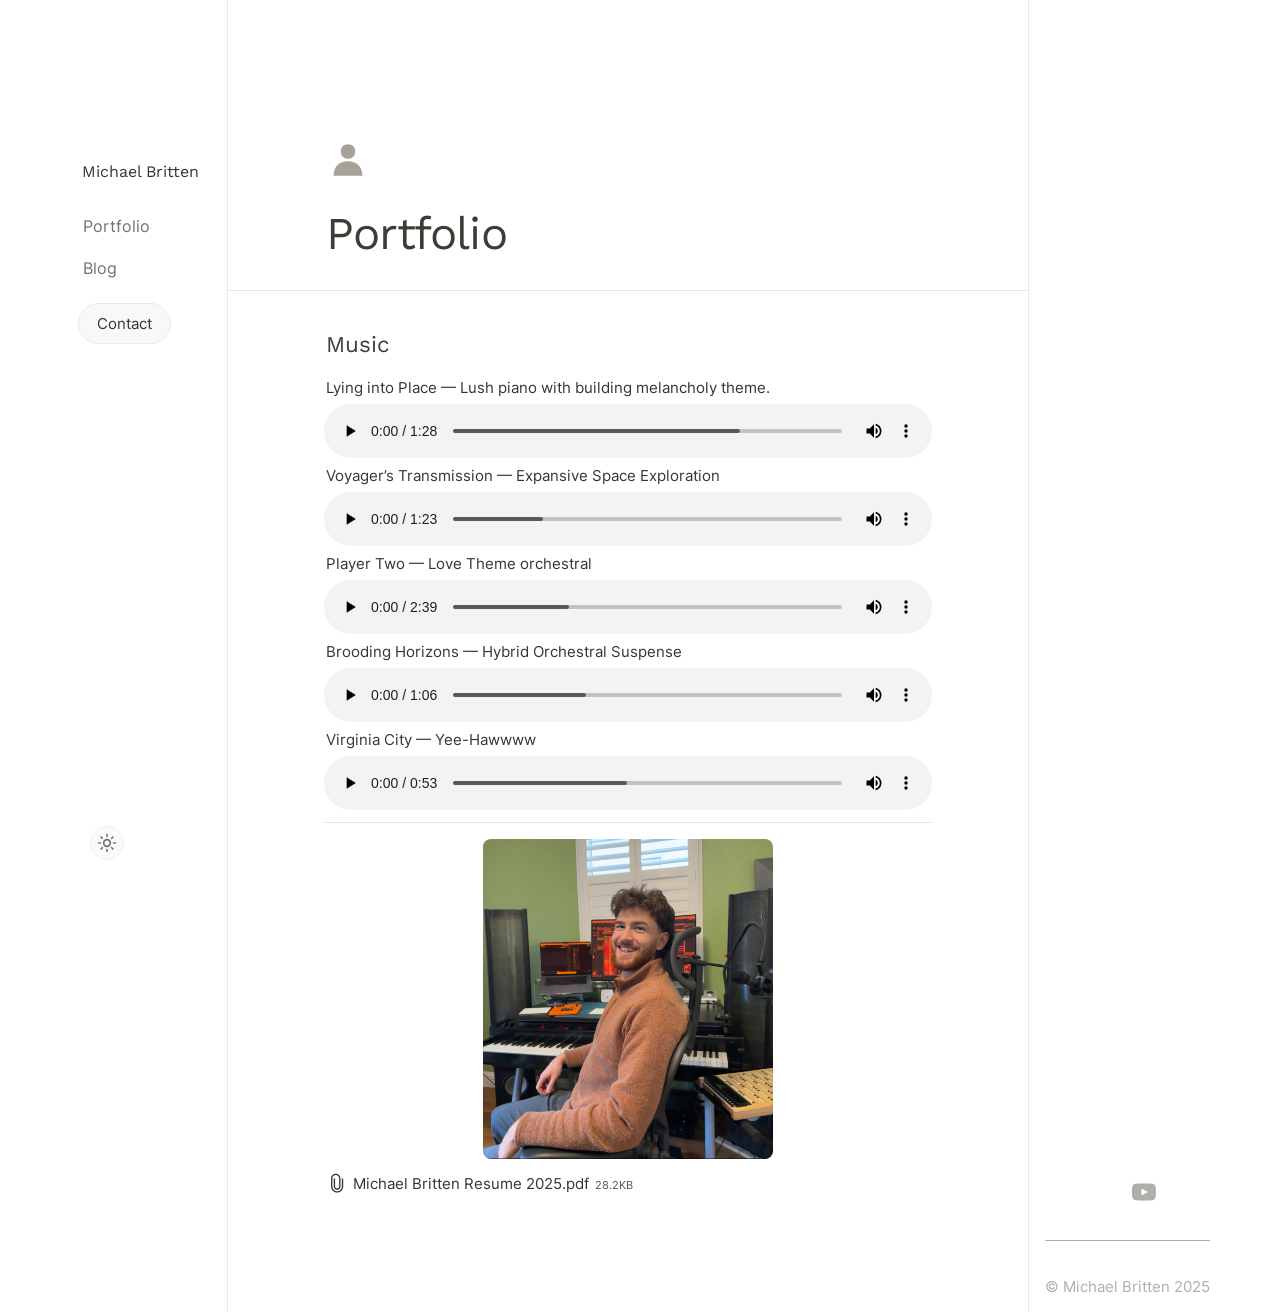
<file: portfolio/index.html>
<!doctype html>
<html lang="en" dir="ltr" class="theme-light">
<head>
  <meta charset="utf-8">
  <meta name="viewport" content="width=device-width, initial-scale=1">
  <title>Portfolio</title>
  <meta name="description" content="Music portfolio by composer Michael Britten.">
  <meta name="robots" content="index, follow">
  <meta property="og:title" content="Portfolio">
  <meta property="og:site_name" content="Michael Britten Music">
  <meta property="og:type" content="website">
  <link rel="icon" href="/assets/icons/favicon.png">
  <link rel="preload" href="/assets/fonts/work-sans-regular.woff2" as="font" type="font/woff2" crossorigin>
  <link rel="preload" href="/assets/fonts/inter-regular.woff2" as="font" type="font/woff2" crossorigin>
  <script>
    try {
      const preference = localStorage.getItem("color-preference");
      if (preference === "dark" || preference === "light") {
        document.documentElement.className = "theme-" + preference;
      }
    } catch (_) {}
  </script>
  <link rel="stylesheet" href="/assets/css/static.css">
  <link rel="stylesheet" href="/assets/css/notion.css">
  <link rel="stylesheet" href="/assets/css/super.css">
  <link rel="stylesheet" href="/assets/css/site.css">
  <link rel="stylesheet" href="/assets/css/diem.css">
  <script src="/assets/js/site.js" defer></script>
</head>
<body><div class="super-root"><nav aria-label="Main" data-orientation="horizontal" dir="ltr" class="super-navbar simple" style="position:sticky;box-shadow:var(--navbar-shadow);-webkit-box-shadow:var(--navbar-shadow)"><div class="super-navbar__content"><a class="notion-link super-navbar__logo" href="/"><span class="super-navbar__logo-text" style="font-size:16px">Michael Britten</span></a><div style="position:relative"><ul data-orientation="horizontal" class="super-navbar__item-list" dir="ltr"><li><a class="notion-link super-navbar__item" href="/portfolio">Portfolio</a></li><li><a class="notion-link super-navbar__item" href="/blog">Blog</a></li></ul></div><div class="super-navbar__actions"><a class="notion-link" href="/contact"><div class="super-navbar__cta">Contact</div></a><div class="super-navbar__button super-navbar__theme-toggle"><svg xmlns="http://www.w3.org/2000/svg" width="20" height="20" viewBox="0 0 24 24" fill="none" stroke="currentColor" stroke-width="2" stroke-linecap="round" stroke-linejoin="round" class="lucide lucide-sun " type="Sun"><circle cx="12" cy="12" r="4"></circle><path d="M12 2v2"></path><path d="M12 20v2"></path><path d="m4.93 4.93 1.41 1.41"></path><path d="m17.66 17.66 1.41 1.41"></path><path d="M2 12h2"></path><path d="M20 12h2"></path><path d="m6.34 17.66-1.41 1.41"></path><path d="m19.07 4.93-1.41 1.41"></path></svg></div><div class="super-navbar__button super-navbar__menu-open"><svg xmlns="http://www.w3.org/2000/svg" width="20" height="20" viewBox="0 0 24 24" fill="none" stroke="currentColor" stroke-width="2" stroke-linecap="round" stroke-linejoin="round" class="lucide lucide-menu " type="Menu"><line x1="4" x2="20" y1="12" y2="12"></line><line x1="4" x2="20" y1="6" y2="6"></line><line x1="4" x2="20" y1="18" y2="18"></line></svg></div></div></div><div class="super-navbar__viewport-wrapper"></div></nav><div class="super-content-wrapper"><main id="page-portfolio" class="super-content page__portfolio parent-page__index"><div class="notion-header page"><div class="notion-header__cover no-cover has-icon-image"></div><div class="notion-header__content max-width no-cover has-icon-image"><div class="notion-header__title-wrapper"><div class="notion-header__icon-wrapper no-cover has-icon-image"><img src="/assets/icons/user-lightgray.svg" alt="Portfolio" width="125" height="125" class="notion-header__icon" style="object-fit:cover;object-position:center" loading="lazy" data-full-size="/assets/icons/user-lightgray.svg" data-lightbox-src="/assets/icons/user-lightgray.svg"></div><h1 class="notion-header__title">Portfolio</h1></div></div></div><article id="block-portfolio" class="notion-root max-width has-footer"><span class="notion-heading__anchor" id="1a6214f2737e815b87dede61e80dbf21"></span><h3 id="block-1a6214f2737e815b87dede61e80dbf21" class="notion-heading notion-semantic-string">Music</h3><p id="block-1af214f2737e8087bd23d7c0d56767af" class="notion-text notion-text__content notion-semantic-string">Lying into Place — Lush piano with building melancholy theme.</p><div id="block-1af214f2737e80fd97b1d25cc62bcb82" class="notion-audio"><audio controls="" src="/assets/audio/lying-into-place.mp3"></audio></div><p id="block-1ac214f2737e80eda6d5d5b60ffbbc76" class="notion-text notion-text__content notion-semantic-string">Voyager’s Transmission — Expansive Space Exploration </p><div id="block-1af214f2737e80c49b9ac819a0c79d8a" class="notion-audio"><audio controls="" src="/assets/audio/voyagers-transmission.mp3"></audio></div><p id="block-1af214f2737e800584a2e8342aae71f2" class="notion-text notion-text__content notion-semantic-string">Player Two — Love Theme orchestral </p><div id="block-1af214f2737e80a0ab57fc42f2a633fa" class="notion-audio"><audio controls="" src="/assets/audio/player-two.mp3"></audio></div><p id="block-1af214f2737e80f6ae39f9951716a336" class="notion-text notion-text__content notion-semantic-string">Brooding Horizons — Hybrid Orchestral Suspense</p><div id="block-1af214f2737e809cad4eec1f3ea7a47c" class="notion-audio"><audio controls="" src="/assets/audio/brooding-horizons-portfolio.mp3"></audio></div><p id="block-1af214f2737e8088b0dbcc77f032244c" class="notion-text notion-text__content notion-semantic-string">Virginia City — Yee-Hawwww</p><div id="block-1af214f2737e807caca6ff0cd39f8c06" class="notion-audio"><audio controls="" src="/assets/audio/virginia-city.mp3"></audio></div><div id="block-1a8214f2737e805bb080eed8eef7127b" class="notion-divider"></div><div id="block-portfolio-photo" class="notion-image normal"><span data-full-size="/assets/images/michael-britten-studio.jpg" data-lightbox-src="/assets/images/michael-britten-studio.jpg" style="display:contents"><img alt="Michael Britten in his studio" loading="lazy" width="290.08863819500397" height="320" decoding="async" data-nimg="1" style="color:transparent;object-fit:contain;object-position:center;height:auto" src="/assets/images/michael-britten-studio.jpg"></span></div><a id="block-1b9214f2737e801686fbf0f3b6d3a5d2" href="/assets/pdfs/michael-britten-resume-2025.pdf" class="notion-link notion-file" target="_blank" rel="noopener noreferrer"><div><div class="notion-file__icon"><svg viewBox="0 0 30 30" style="width:1.35em;height:1.35em;fill:inherit"><g><path d="M22,8v12c0,3.866-3.134,7-7,7s-7-3.134-7-7V8c0-2.762,2.238-5,5-5s5,2.238,5,5v12c0,1.657-1.343,3-3,3s-3-1.343-3-3V8h-2v12c0,2.762,2.238,5,5,5s5-2.238,5-5V8c0-3.866-3.134-7-7-7S6,4.134,6,8v12c0,4.971,4.029,9,9,9s9-4.029,9-9V8H22z"></path></g></svg></div><div><span class="notion-file__title">Michael Britten Resume 2025.pdf</span><span class="notion-file__size">28.2KB</span></div></div></a></article></main></div><footer class="super-footer corners no-logo no-links"><div class="super-footer__content"><div class="super-footer__divider"></div><p class="super-footer__footnote">© Michael Britten 2025</p><div class="super-footer__icons"><a href="https://www.youtube.com/@MichaelBrittenMusic/videos" class="notion-link" target="_blank" rel="noopener noreferrer"><svg xmlns="http://www.w3.org/2000/svg" fill="currentColor" viewBox="0 0 24 24" width="24" height="24"><title>YouTube</title><path d="M23.498 6.186a3.016 3.016 0 0 0-2.122-2.136C19.505 3.545 12 3.545 12 3.545s-7.505 0-9.377.505A3.017 3.017 0 0 0 .502 6.186C0 8.07 0 12 0 12s0 3.93.502 5.814a3.016 3.016 0 0 0 2.122 2.136c1.871.505 9.376.505 9.376.505s7.505 0 9.377-.505a3.015 3.015 0 0 0 2.122-2.136C24 15.93 24 12 24 12s0-3.93-.502-5.814zM9.545 15.568V8.432L15.818 12l-6.273 3.568z"></path></svg></a></div></div></footer></div>
</body>
</html>
</file>
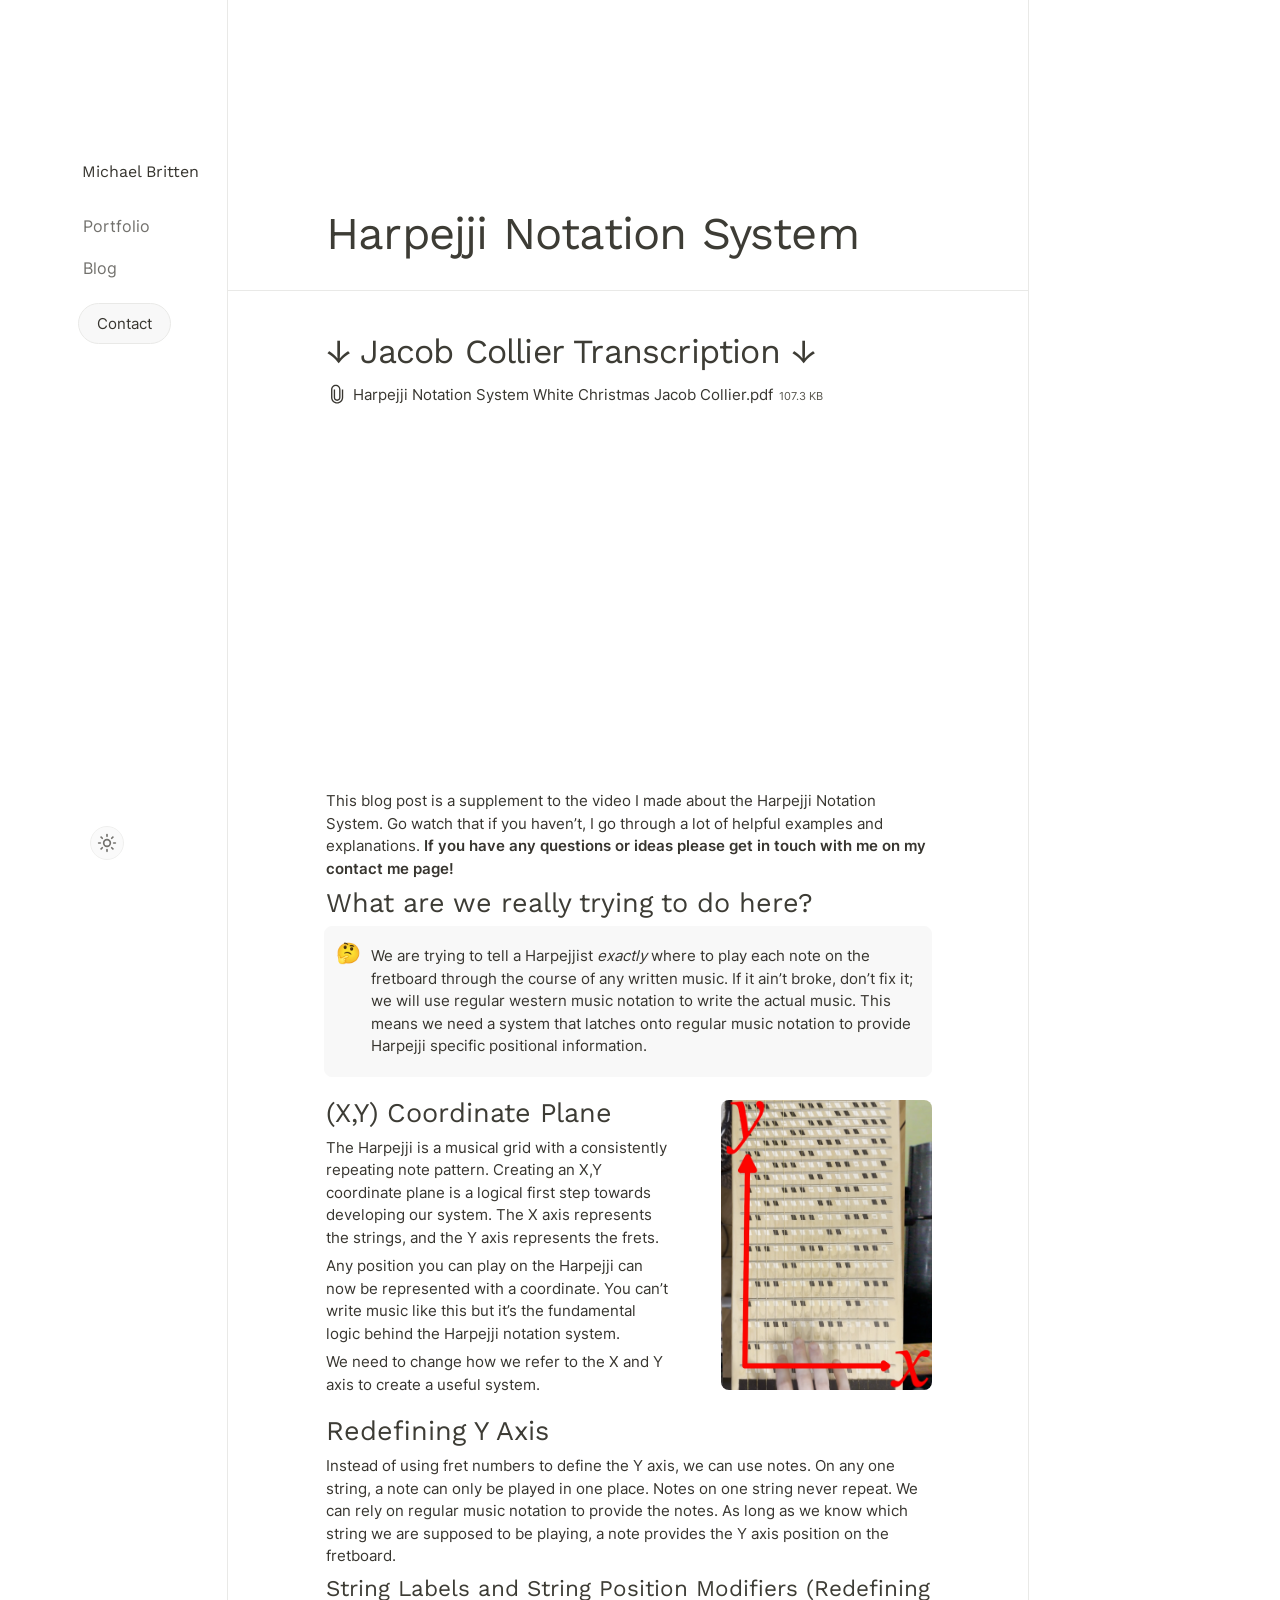
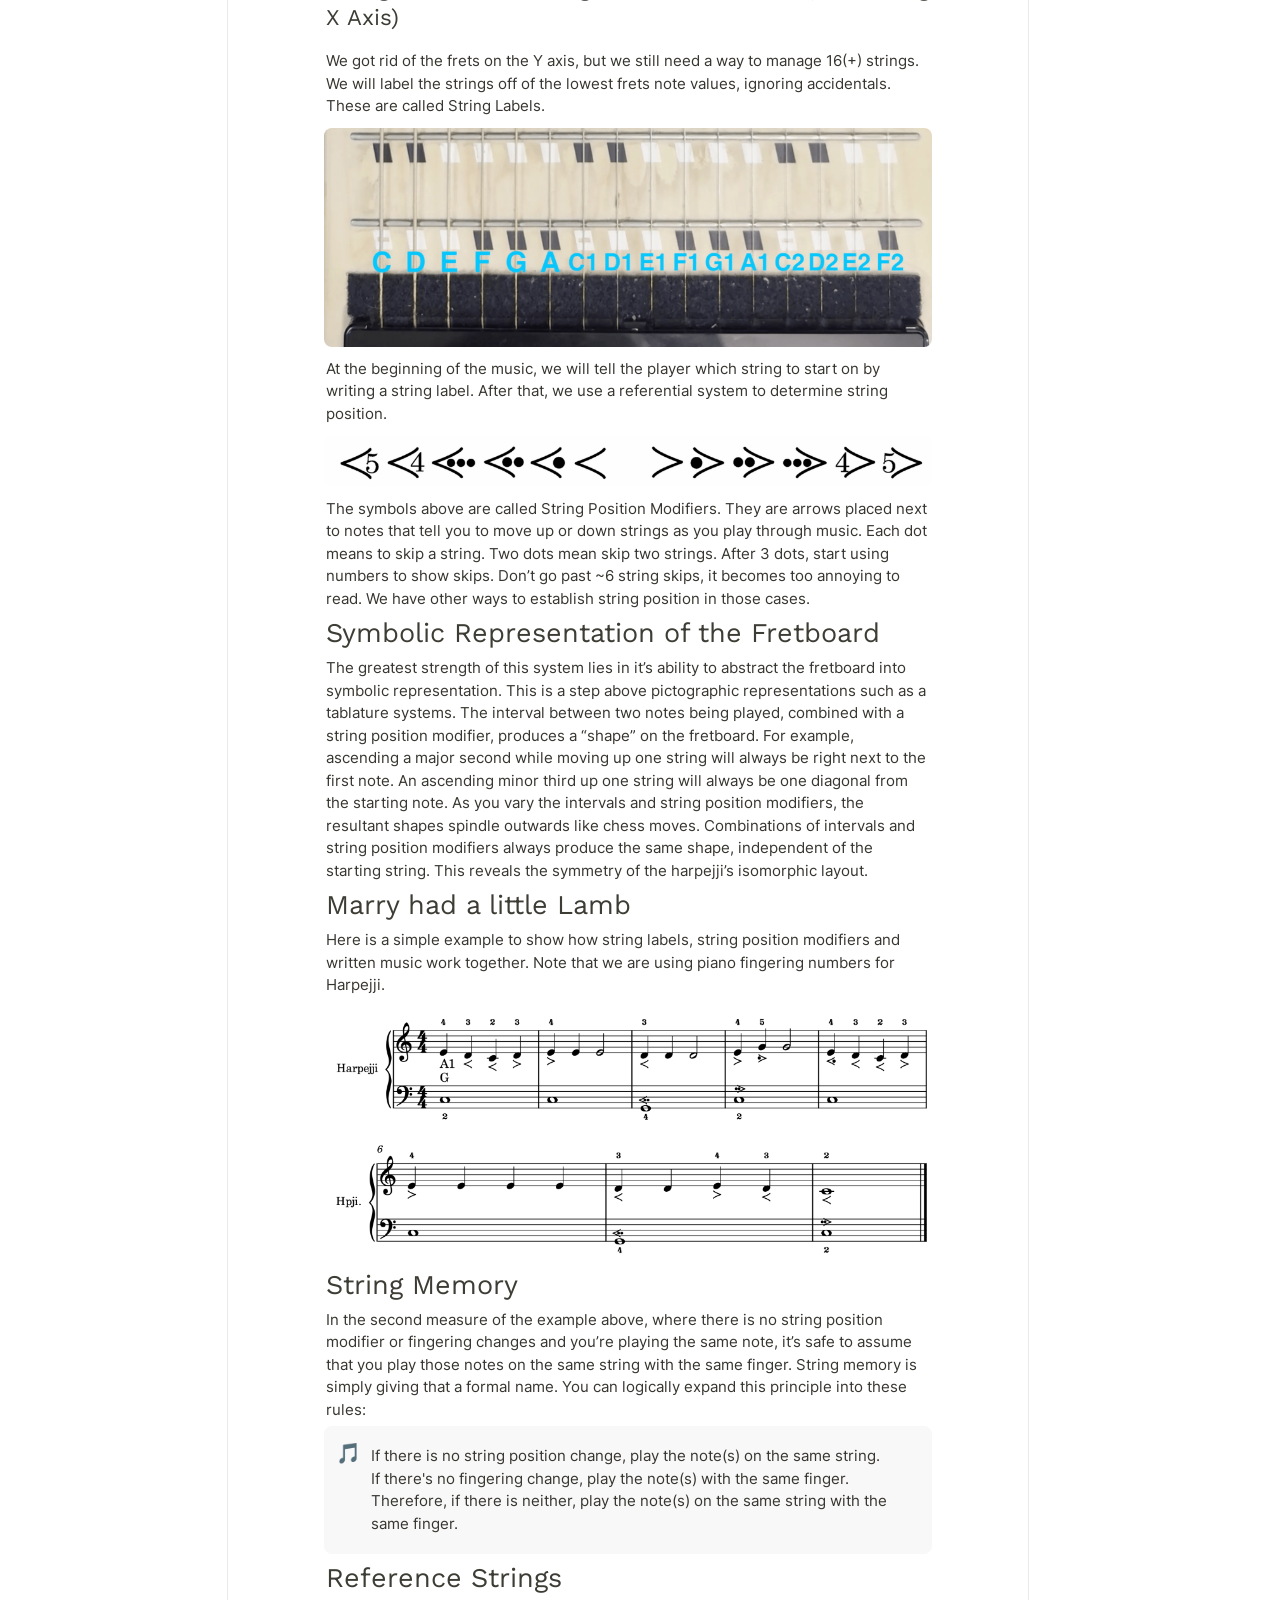
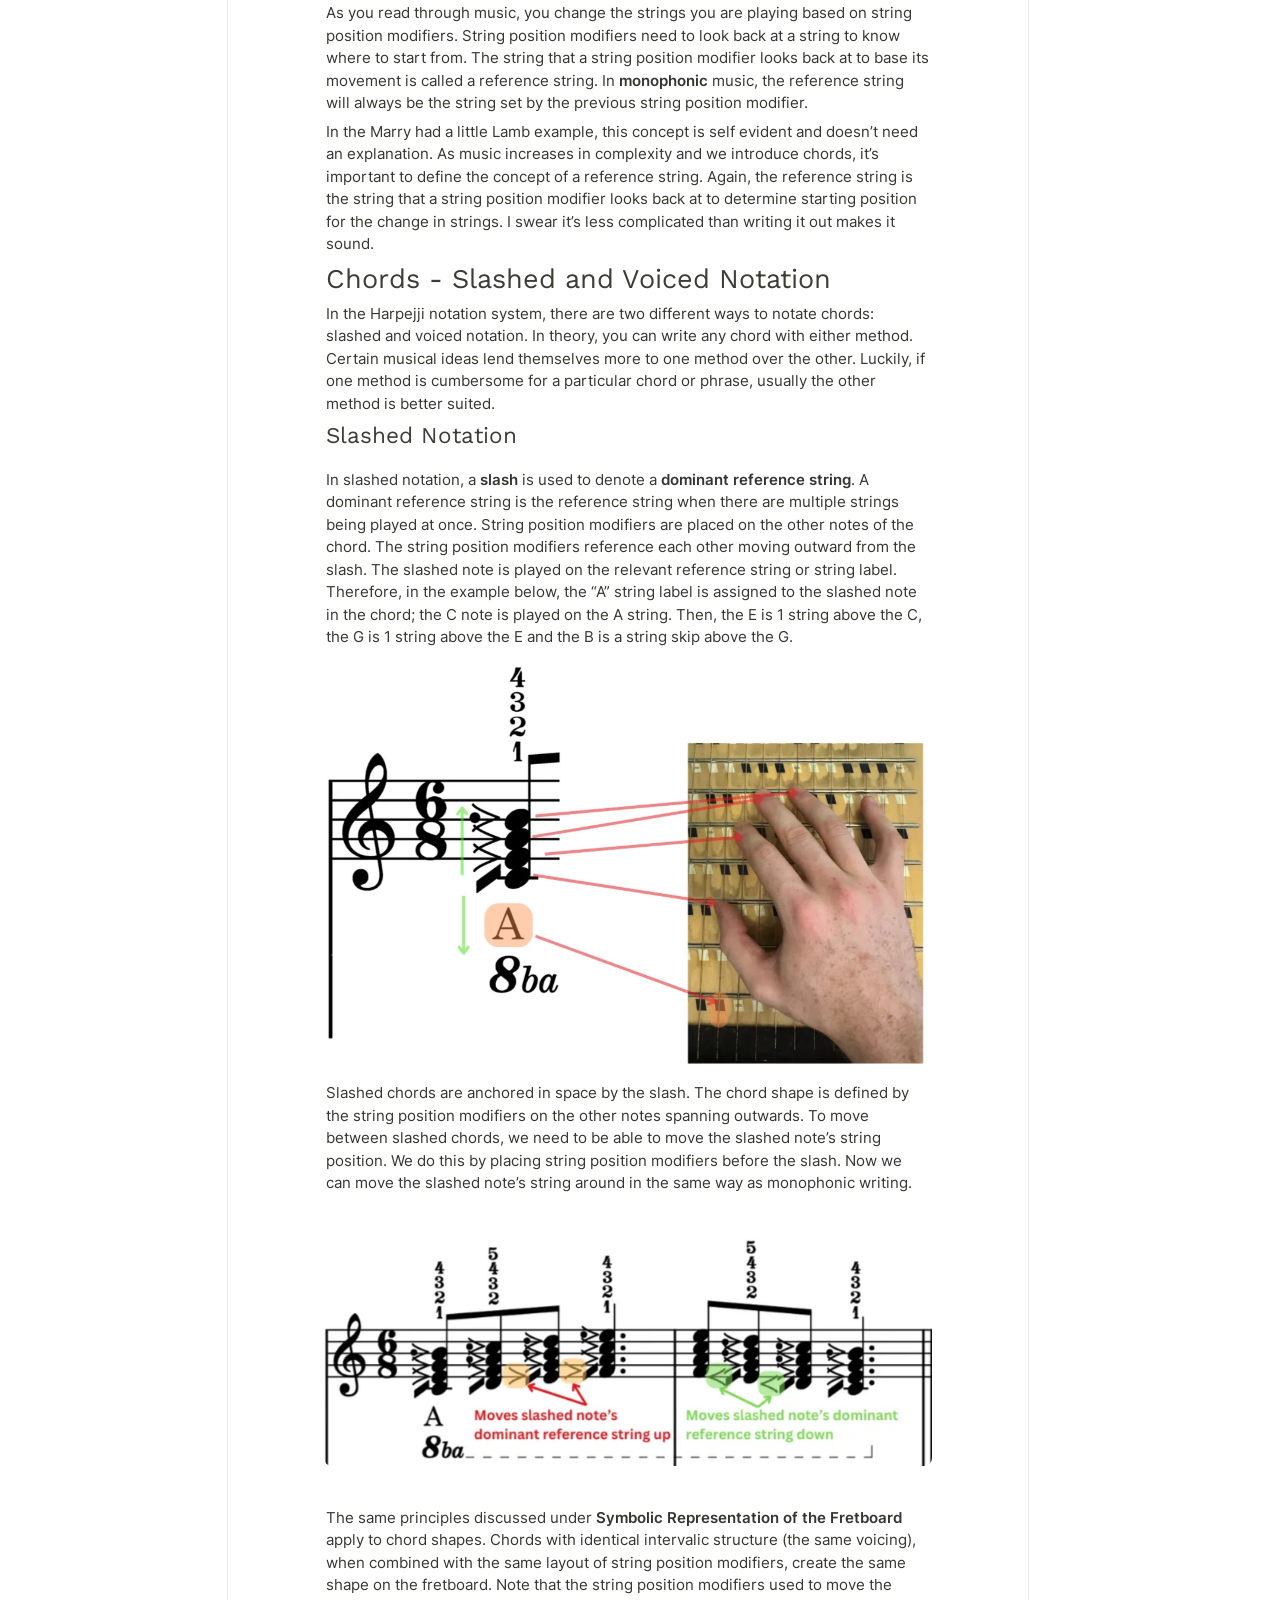
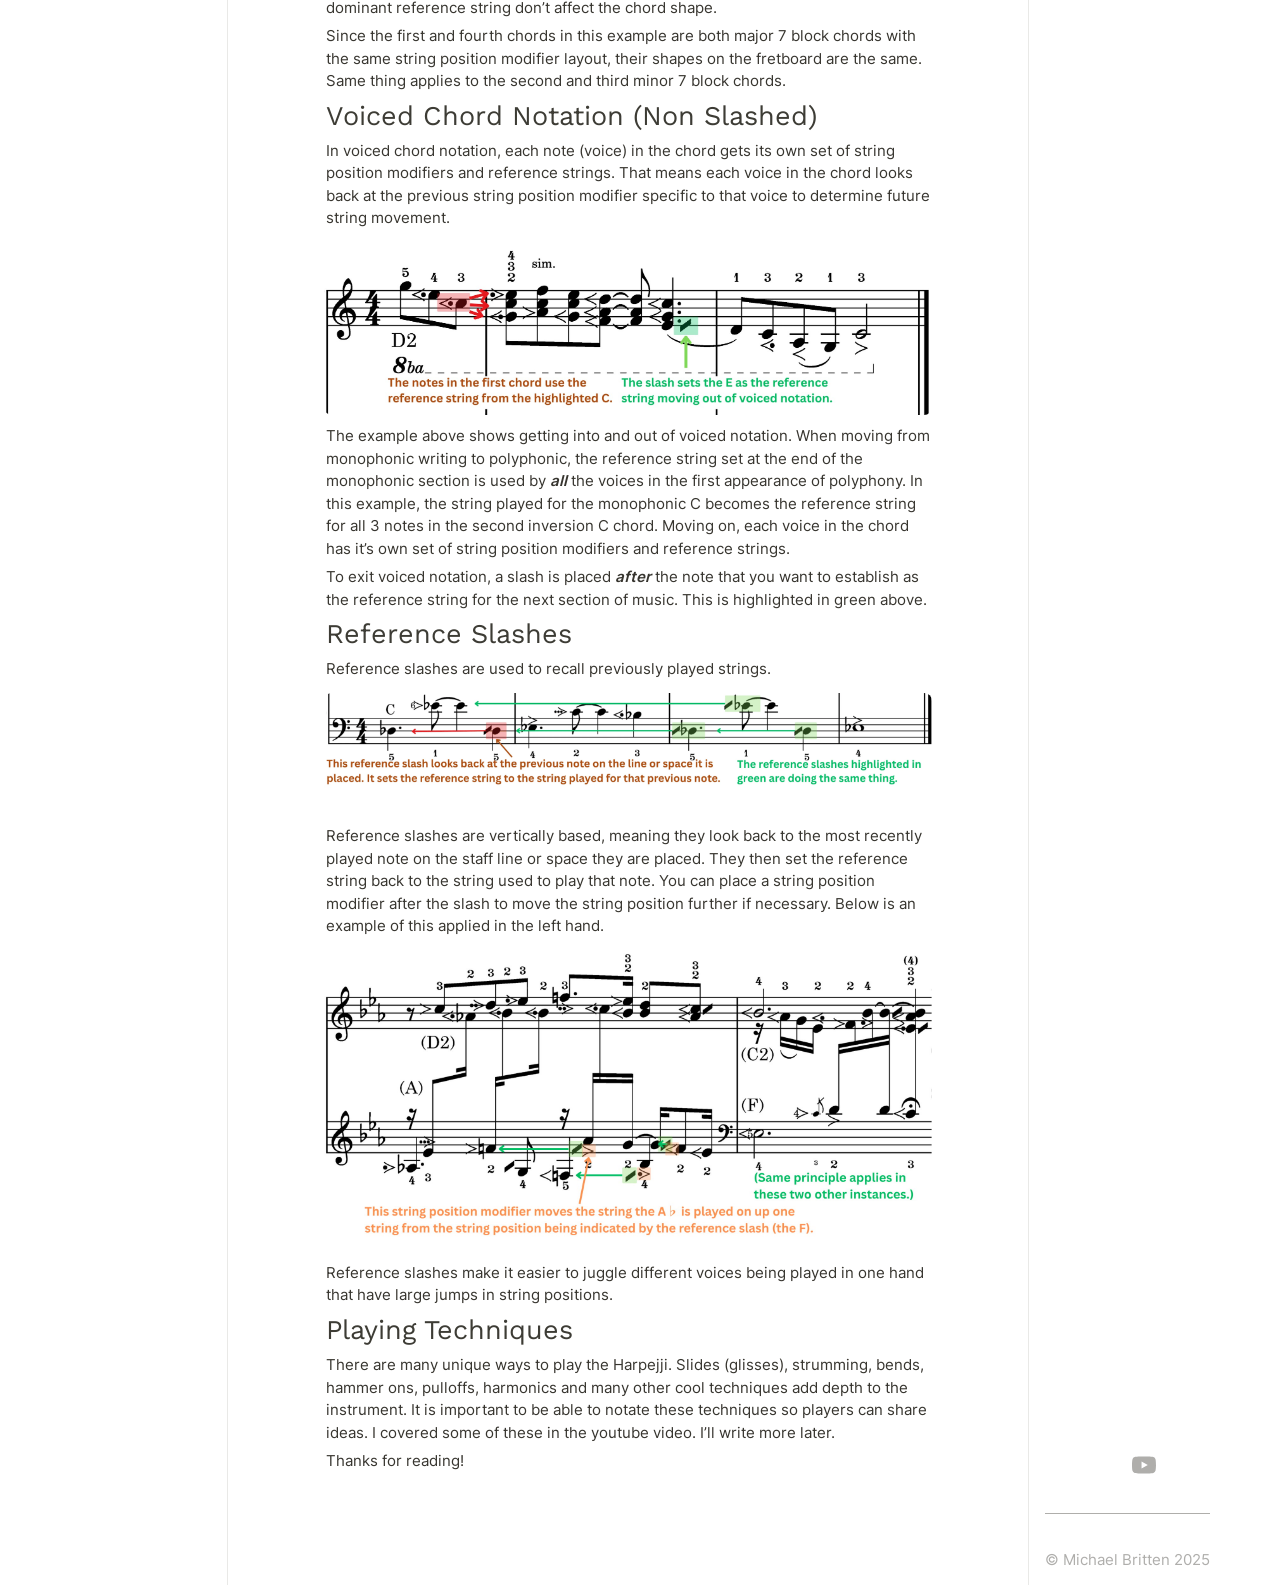
<file: blog-database/harpejji-notation-system/index.html>
<!doctype html>
<html lang="en" dir="ltr" class="theme-light">
<head>
  <meta charset="utf-8">
  <meta name="viewport" content="width=device-width, initial-scale=1">
  <title>Harpejji Notation System</title>
  <meta name="description" content="Michael Britten's Harpejji notation system.">
  <meta name="robots" content="index, follow">
  <meta property="og:title" content="Harpejji Notation System">
  <meta property="og:site_name" content="Michael Britten Music">
  <meta property="og:type" content="website">
  <link rel="icon" href="/assets/icons/favicon.png">
  <link rel="preload" href="/assets/fonts/work-sans-regular.woff2" as="font" type="font/woff2" crossorigin>
  <link rel="preload" href="/assets/fonts/inter-regular.woff2" as="font" type="font/woff2" crossorigin>
  <script>
    try {
      const preference = localStorage.getItem("color-preference");
      if (preference === "dark" || preference === "light") {
        document.documentElement.className = "theme-" + preference;
      }
    } catch (_) {}
  </script>
  <link rel="stylesheet" href="/assets/css/static.css">
  <link rel="stylesheet" href="/assets/css/notion.css">
  <link rel="stylesheet" href="/assets/css/super.css">
  <link rel="stylesheet" href="/assets/css/site.css">
  <link rel="stylesheet" href="/assets/css/diem.css">
  <script src="/assets/js/site.js" defer></script>
</head>
<body><div class="super-root"><nav aria-label="Main" data-orientation="horizontal" dir="ltr" class="super-navbar simple" style="position:sticky;box-shadow:var(--navbar-shadow);-webkit-box-shadow:var(--navbar-shadow)"><div class="super-navbar__content"><a class="notion-link super-navbar__logo" href="/"><span class="super-navbar__logo-text" style="font-size:16px">Michael Britten</span></a><div style="position:relative"><ul data-orientation="horizontal" class="super-navbar__item-list" dir="ltr"><li><a class="notion-link super-navbar__item" href="/portfolio">Portfolio</a></li><li><a class="notion-link super-navbar__item" href="/blog">Blog</a></li></ul></div><div class="super-navbar__actions"><a class="notion-link" href="/contact"><div class="super-navbar__cta">Contact</div></a><div class="super-navbar__button super-navbar__theme-toggle"><svg xmlns="http://www.w3.org/2000/svg" width="20" height="20" viewBox="0 0 24 24" fill="none" stroke="currentColor" stroke-width="2" stroke-linecap="round" stroke-linejoin="round" class="lucide lucide-sun " type="Sun"><circle cx="12" cy="12" r="4"></circle><path d="M12 2v2"></path><path d="M12 20v2"></path><path d="m4.93 4.93 1.41 1.41"></path><path d="m17.66 17.66 1.41 1.41"></path><path d="M2 12h2"></path><path d="M20 12h2"></path><path d="m6.34 17.66-1.41 1.41"></path><path d="m19.07 4.93-1.41 1.41"></path></svg></div><div class="super-navbar__button super-navbar__menu-open"><svg xmlns="http://www.w3.org/2000/svg" width="20" height="20" viewBox="0 0 24 24" fill="none" stroke="currentColor" stroke-width="2" stroke-linecap="round" stroke-linejoin="round" class="lucide lucide-menu " type="Menu"><line x1="4" x2="20" y1="12" y2="12"></line><line x1="4" x2="20" y1="6" y2="6"></line><line x1="4" x2="20" y1="18" y2="18"></line></svg></div></div></div><div class="super-navbar__viewport-wrapper"></div></nav><div class="super-content-wrapper"><main id="page-blog-database-harpejji-notation-system" class="super-content page__blog-database-harpejji-notation-system parent-page__blog-database"><div class="notion-header page"><div class="notion-header__cover has-cover no-icon"><span data-full-size="/assets/images/harpejji-cover.jpg" data-lightbox-src="/assets/images/harpejji-cover.jpg" style="display:contents"><img alt="Harpejji Notation System" decoding="async" data-nimg="fill" class="notion-header__cover-image" style="position:absolute;height:100%;width:100%;left:0;top:0;right:0;bottom:0;object-fit:cover;object-position:center 39.059999999999995%;color:transparent" sizes="100vw" srcset="/assets/images/harpejji-cover.jpg 640w, /assets/images/harpejji-cover.jpg 750w, /assets/images/harpejji-cover.jpg 828w, /assets/images/harpejji-cover.jpg 1080w, /assets/images/harpejji-cover.jpg 1200w, /assets/images/harpejji-cover.jpg 1920w, /assets/images/harpejji-cover.jpg 2048w, /assets/images/harpejji-cover.jpg 3840w" src="/assets/images/harpejji-cover.jpg"></span></div><div class="notion-header__content max-width has-cover no-icon"><div class="notion-header__title-wrapper"><h1 class="notion-header__title">Harpejji Notation System</h1></div></div></div><article id="block-blog-database-harpejji-notation-system" class="notion-root max-width has-footer"><span class="notion-heading__anchor" id="247214f2737e80e3854aca77d15b86e5"></span><h1 id="block-247214f2737e80e3854aca77d15b86e5" class="notion-heading notion-semantic-string">↓ Jacob Collier Transcription ↓</h1><a id="block-245214f2737e805f9c2fd2818b4b1858" href="/assets/pdfs/harpejji-notation-system-white-christmas-jacob-collier.pdf" class="notion-link notion-file" target="_blank" rel="noopener noreferrer"><div><div class="notion-file__icon"><svg viewBox="0 0 30 30" style="width:1.35em;height:1.35em;fill:inherit"><g><path d="M22,8v12c0,3.866-3.134,7-7,7s-7-3.134-7-7V8c0-2.762,2.238-5,5-5s5,2.238,5,5v12c0,1.657-1.343,3-3,3s-3-1.343-3-3V8h-2v12c0,2.762,2.238,5,5,5s5-2.238,5-5V8c0-3.866-3.134-7-7-7S6,4.134,6,8v12c0,4.971,4.029,9,9,9s9-4.029,9-9V8H22z"></path></g></svg></div><div><span class="notion-file__title">Harpejji Notation System White Christmas Jacob Collier.pdf</span><span class="notion-file__size">107.3 KB</span></div></div></a><span id="block-247214f2737e80e8811ccccd90120791" class="notion-embed" style="display:block;width:100%"><span class="notion-embed__content" style="display:flex;width:100%"><span class="notion-embed__container__wrapper" style="width:100%;display:flex;padding-bottom:56.25%"><span style="width:100%;height:100%;display:block" class="notion-embed__container"><iframe src="https://www.youtube.com/embed/y_viMrdxTyY?rel=0&amp;start=19" title="www.youtube.com" sandbox="allow-scripts allow-popups allow-forms allow-same-origin allow-popups-to-escape-sandbox allow-top-navigation-by-user-activation" allowfullscreen="" loading="lazy" frameborder="0"></iframe></span></span></span></span><div id="block-247214f2737e80989839eb2c18ca5b5e" class="notion-text"></div><p id="block-245214f2737e8070b21ff5dca1fb1571" class="notion-text notion-text__content notion-semantic-string">This blog post is a supplement to the video I made about the Harpejji Notation System. Go watch that if you haven’t, I go through a lot of helpful examples and explanations. <strong>If you have any questions or ideas please get in touch with me on my contact me page!</strong></p><span class="notion-heading__anchor" id="245214f2737e8079af97c34067c518e4"></span><h2 id="block-245214f2737e8079af97c34067c518e4" class="notion-heading notion-semantic-string">What are we really trying to do here?</h2><div id="block-245214f2737e804997d8d79c45fb87b7" class="notion-callout bg-gray-light border"><div class="notion-callout__icon"><span class="notion-icon text" style="width:20px;height:20px;font-size:20px;fill:var(--color-text-default-light)">🤔</span></div><div class="notion-callout__content"><span class="notion-semantic-string"></span><p id="block-245214f2737e80709780f672fba80d2a" class="notion-text notion-text__content notion-semantic-string">We are trying to tell a Harpejjist <em>exactly</em> where to play each note on the fretboard through the course of any written music. If it ain’t broke, don’t fix it; we will use regular western music notation to write the actual music. This means we need a system that latches onto regular music notation to provide Harpejji specific positional information.</p></div></div><div id="block-245214f2737e8046a7ebdc82f3cffe58" class="notion-column-list"><div id="block-245214f2737e808bbdabd28644aa957e" class="notion-column" style="width:calc((100% - var(--column-spacing) * 1) * 0.625)"><span class="notion-heading__anchor" id="245214f2737e80f98bebeaa684a0bbdb"></span><h2 id="block-245214f2737e80f98bebeaa684a0bbdb" class="notion-heading notion-semantic-string">(X,Y) Coordinate Plane</h2><p id="block-245214f2737e80d29168e2fefef63fa0" class="notion-text notion-text__content notion-semantic-string">The Harpejji is a musical grid with a consistently repeating note pattern. Creating an X,Y coordinate plane is a logical first step towards developing our system. The X axis represents the strings, and the Y axis represents the frets. </p><p id="block-245214f2737e8094a590eac6e74b5629" class="notion-text notion-text__content notion-semantic-string">Any position you can play on the Harpejji can now be represented with a coordinate. You can’t write music like this but it’s the fundamental logic behind the Harpejji notation system. </p><p id="block-245214f2737e80f99ca0e72404d36a75" class="notion-text notion-text__content notion-semantic-string">We need to change how we refer to the X and Y axis to create a useful system. </p></div><div id="block-245214f2737e806a8e60c2fb58022b3b" class="notion-column" style="width:calc((100% - var(--column-spacing) * 1) * 0.37500000000000006);margin-inline-start:var(--column-spacing)"><div id="block-245214f2737e809ab5f0c89389d8310c" class="notion-image align-end page-width"><span data-full-size="/assets/images/harpejji-coordinate-plane.jpg" data-lightbox-src="/assets/images/harpejji-coordinate-plane.jpg" style="display:contents"><img alt="image" loading="lazy" width="288" height="396.50909090909096" decoding="async" data-nimg="1" style="color:transparent;object-fit:contain;object-position:center;height:auto" sizes="(max-width: 546px) 100vw, 37vw" srcset="/assets/images/harpejji-coordinate-plane.jpg 256w, /assets/images/harpejji-coordinate-plane.jpg 384w, /assets/images/harpejji-coordinate-plane.jpg 640w, /assets/images/harpejji-coordinate-plane.jpg 750w, /assets/images/harpejji-coordinate-plane.jpg 828w, /assets/images/harpejji-coordinate-plane.jpg 1080w, /assets/images/harpejji-coordinate-plane.jpg 1200w, /assets/images/harpejji-coordinate-plane.jpg 1920w, /assets/images/harpejji-coordinate-plane.jpg 2048w, /assets/images/harpejji-coordinate-plane.jpg 3840w" src="/assets/images/harpejji-coordinate-plane.jpg"></span></div></div></div><span class="notion-heading__anchor" id="245214f2737e80348389f5c6c564abbc"></span><h2 id="block-245214f2737e80348389f5c6c564abbc" class="notion-heading notion-semantic-string">Redefining Y Axis</h2><p id="block-245214f2737e8008a256d9ef8fa5ad30" class="notion-text notion-text__content notion-semantic-string">Instead of using fret numbers to define the Y axis, we can use notes. On any one string, a note can only be played in one place. Notes on one string never repeat. We can rely on regular music notation to provide the notes. As long as we know which string we are supposed to be playing, a note provides the Y axis position on the fretboard. </p><span class="notion-heading__anchor" id="245214f2737e80c5856afddd2130b3ba"></span><h3 id="block-245214f2737e80c5856afddd2130b3ba" class="notion-heading notion-semantic-string">String Labels and String Position Modifiers (Redefining X Axis)</h3><p id="block-245214f2737e80589cd0f3c2e172549a" class="notion-text notion-text__content notion-semantic-string">We got rid of the frets on the Y axis, but we still need a way to manage 16(+) strings. We will label the strings off of the lowest frets note values, ignoring accidentals. These are called String Labels.</p><div id="block-245214f2737e8069b9d1dff81255b1f8" class="notion-image page-width"><span data-full-size="/assets/images/harpejji-string-labels.jpg" data-lightbox-src="/assets/images/harpejji-string-labels.jpg" style="display:contents"><img alt="image" loading="lazy" width="710" height="255.60000000000002" decoding="async" data-nimg="1" style="color:transparent;object-fit:contain;object-position:center;height:auto" sizes="(max-width: 546px) 100vw, 100vw" srcset="/assets/images/harpejji-string-labels.jpg 640w, /assets/images/harpejji-string-labels.jpg 750w, /assets/images/harpejji-string-labels.jpg 828w, /assets/images/harpejji-string-labels.jpg 1080w, /assets/images/harpejji-string-labels.jpg 1200w, /assets/images/harpejji-string-labels.jpg 1920w, /assets/images/harpejji-string-labels.jpg 2048w, /assets/images/harpejji-string-labels.jpg 3840w" src="/assets/images/harpejji-string-labels.jpg"></span></div><p id="block-245214f2737e807aa2c6ee6df2d45f8f" class="notion-text notion-text__content notion-semantic-string">At the beginning of the music, we will tell the player which string to start on by writing a string label. After that, we use a referential system to determine string position. </p><div id="block-245214f2737e8003927dd2ad4f633dda" class="notion-image page-width"><span data-full-size="/assets/images/harpejji-position-modifiers.jpg" data-lightbox-src="/assets/images/harpejji-position-modifiers.jpg" style="display:contents"><img alt="image" loading="lazy" width="2178" height="184" decoding="async" data-nimg="1" style="color:transparent;object-fit:contain;object-position:center;height:auto" sizes="(max-width: 546px) 100vw, 100vw" srcset="/assets/images/harpejji-position-modifiers.jpg 640w, /assets/images/harpejji-position-modifiers.jpg 750w, /assets/images/harpejji-position-modifiers.jpg 828w, /assets/images/harpejji-position-modifiers.jpg 1080w, /assets/images/harpejji-position-modifiers.jpg 1200w, /assets/images/harpejji-position-modifiers.jpg 1920w, /assets/images/harpejji-position-modifiers.jpg 2048w, /assets/images/harpejji-position-modifiers.jpg 3840w" src="/assets/images/harpejji-position-modifiers.jpg"></span></div><p id="block-245214f2737e80239258d9b072634a4d" class="notion-text notion-text__content notion-semantic-string">The symbols above are called String Position Modifiers. They are arrows placed next to notes that tell you to move up or down strings as you play through music. Each dot means to skip a string. Two dots mean skip two strings. After 3 dots, start using numbers to show skips. Don’t go past ~6 string skips, it becomes too annoying to read. We have other ways to establish string position in those cases.</p><span class="notion-heading__anchor" id="245214f2737e80cc85edd9265456ce54"></span><h2 id="block-245214f2737e80cc85edd9265456ce54" class="notion-heading notion-semantic-string">Symbolic Representation of the Fretboard</h2><p id="block-245214f2737e805d877fe3d179c0bc76" class="notion-text notion-text__content notion-semantic-string">The greatest strength of this system lies in it’s ability to abstract the fretboard into symbolic representation. This is a step above pictographic representations such as a tablature systems. The interval between two notes being played, combined with a string position modifier, produces a “shape” on the fretboard. For example, ascending a major second while moving up one string will always be right next to the first note. An ascending minor third up one string will always be one diagonal from the starting note. As you vary the intervals and string position modifiers, the resultant shapes spindle outwards like chess moves. Combinations of intervals and string position modifiers always produce the same shape, independent of the starting string. This reveals the symmetry of the harpejji’s isomorphic layout. </p><span class="notion-heading__anchor" id="245214f2737e80fd8fe1edf35a3ffba2"></span><h2 id="block-245214f2737e80fd8fe1edf35a3ffba2" class="notion-heading notion-semantic-string">Marry had a little Lamb</h2><p id="block-245214f2737e80a8a2b6dedc2a344faf" class="notion-text notion-text__content notion-semantic-string">Here is a simple example to show how string labels, string position modifiers and written music work together. Note that we are using piano fingering numbers for Harpejji. </p><div id="block-245214f2737e8043aafadf460aad3c9f" class="notion-image page-width"><span data-full-size="/assets/images/harpejji-mary-had-a-little-lamb.jpg" data-lightbox-src="/assets/images/harpejji-mary-had-a-little-lamb.jpg" style="display:contents"><img alt="image" loading="lazy" width="2105" height="866" decoding="async" data-nimg="1" style="color:transparent;object-fit:contain;object-position:center;height:auto" sizes="(max-width: 546px) 100vw, 100vw" srcset="/assets/images/harpejji-mary-had-a-little-lamb.jpg 640w, /assets/images/harpejji-mary-had-a-little-lamb.jpg 750w, /assets/images/harpejji-mary-had-a-little-lamb.jpg 828w, /assets/images/harpejji-mary-had-a-little-lamb.jpg 1080w, /assets/images/harpejji-mary-had-a-little-lamb.jpg 1200w, /assets/images/harpejji-mary-had-a-little-lamb.jpg 1920w, /assets/images/harpejji-mary-had-a-little-lamb.jpg 2048w, /assets/images/harpejji-mary-had-a-little-lamb.jpg 3840w" src="/assets/images/harpejji-mary-had-a-little-lamb.jpg"></span></div><span class="notion-heading__anchor" id="247214f2737e8039a2e7de36ea0b8eb5"></span><h2 id="block-247214f2737e8039a2e7de36ea0b8eb5" class="notion-heading notion-semantic-string">String Memory</h2><p id="block-247214f2737e8097a910ca127fa68159" class="notion-text notion-text__content notion-semantic-string">In the second measure of the example above, where there is no string position modifier or fingering changes and you’re playing the same note, it’s safe to assume that you play those notes on the same string with the same finger. String memory is simply giving that a formal name. You can logically expand this principle into these rules: </p><div id="block-247214f2737e8030ab03e65361fe0a0c" class="notion-callout bg-gray-light border"><div class="notion-callout__icon"><span class="notion-icon text" style="width:20px;height:20px;font-size:20px;fill:var(--color-text-default-light)">🎵</span></div><div class="notion-callout__content"><span class="notion-semantic-string"></span><p id="block-247214f2737e807f86adcc287c4ff88c" class="notion-text notion-text__content notion-semantic-string">If there is no string position change, play the note(s) on the same string.
If there's no fingering change, play the note(s) with the same finger.
Therefore, if there is neither, play the note(s) on the same string with the same finger.</p></div></div><span class="notion-heading__anchor" id="246214f2737e80ea9a31d24472959ea3"></span><h2 id="block-246214f2737e80ea9a31d24472959ea3" class="notion-heading notion-semantic-string">Reference Strings</h2><p id="block-246214f2737e80b3802cf154d26f84a8" class="notion-text notion-text__content notion-semantic-string">As you read through music, you change the strings you are playing based on string position modifiers. String position modifiers need to look back at a string to know where to start from. The string that a string position modifier looks back at to base its movement is called a reference string. In <strong>monophonic</strong> music, the reference string will always be the string set by the previous string position modifier. </p><p id="block-246214f2737e80a4be94f457a068b125" class="notion-text notion-text__content notion-semantic-string">In the Marry had a little Lamb example, this concept is self evident and doesn’t need an explanation. As music increases in complexity and we introduce chords, it’s important to define the concept of a reference string. Again, the reference string is the string that a string position modifier looks back at to determine starting position for the change in strings. I swear it’s less complicated than writing it out makes it sound. </p><span class="notion-heading__anchor" id="245214f2737e8096b1c2f493e41cd548"></span><h2 id="block-245214f2737e8096b1c2f493e41cd548" class="notion-heading notion-semantic-string">Chords - Slashed and Voiced Notation</h2><p id="block-245214f2737e80a58dbcfe55615fe948" class="notion-text notion-text__content notion-semantic-string">In the Harpejji notation system, there are two different ways to notate chords: slashed and voiced notation. In theory, you can write any chord with either method. Certain musical ideas lend themselves more to one method over the other. Luckily, if one method is cumbersome for a particular chord or phrase, usually the other method is better suited. </p><span class="notion-heading__anchor" id="245214f2737e80f09400c272e20b6a25"></span><h3 id="block-245214f2737e80f09400c272e20b6a25" class="notion-heading notion-semantic-string">Slashed Notation</h3><p id="block-245214f2737e808c82adcb248f9f9ffa" class="notion-text notion-text__content notion-semantic-string">In slashed notation, a <strong>slash</strong> is used to denote a <strong>dominant reference string</strong>. A dominant reference string is the reference string when there are multiple strings being played at once. String position modifiers are placed on the other notes of the chord. The string position modifiers reference each other moving outward from the slash. The slashed note is played on the relevant reference string or string label. Therefore, in the example below, the “A” string label is assigned to the slashed note in the chord; the C note is played on the A string. Then, the E is 1 string above the C, the G is 1 string above the E and the B is a string skip above the G. </p><div id="block-247214f2737e801494cbe277d8d3fc2f" class="notion-image page-width"><span data-full-size="/assets/images/harpejji-slashed-chord.jpg" data-lightbox-src="/assets/images/harpejji-slashed-chord.jpg" style="display:contents"><img alt="image" loading="lazy" width="471.48201438848923" height="320" decoding="async" data-nimg="1" style="color:transparent;object-fit:contain;object-position:center;height:auto" sizes="(max-width: 546px) 100vw, 100vw" srcset="/assets/images/harpejji-slashed-chord.jpg 640w, /assets/images/harpejji-slashed-chord.jpg 750w, /assets/images/harpejji-slashed-chord.jpg 828w, /assets/images/harpejji-slashed-chord.jpg 1080w, /assets/images/harpejji-slashed-chord.jpg 1200w, /assets/images/harpejji-slashed-chord.jpg 1920w, /assets/images/harpejji-slashed-chord.jpg 2048w, /assets/images/harpejji-slashed-chord.jpg 3840w" src="/assets/images/harpejji-slashed-chord.jpg"></span></div><p id="block-246214f2737e803a9a56e36ec43f3310" class="notion-text notion-text__content notion-semantic-string">Slashed chords are anchored in space by the slash. The chord shape is defined by the string position modifiers on the other notes spanning outwards. To move between slashed chords, we need to be able to move the slashed note’s string position. We do this by placing string position modifiers before the slash. Now we can move the slashed note’s string around in the same way as monophonic writing. </p><div id="block-247214f2737e8040abf3f2b8d1cfc0f4" class="notion-text"></div><div id="block-247214f2737e801d9a65f75d77993cfd" class="notion-image page-width"><span data-full-size="/assets/images/harpejji-slashed-chords-moving.jpg" data-lightbox-src="/assets/images/harpejji-slashed-chords-moving.jpg" style="display:contents"><img alt="image" loading="lazy" width="710" height="269.85583224115334" decoding="async" data-nimg="1" style="color:transparent;object-fit:contain;object-position:center;height:auto" sizes="(max-width: 546px) 100vw, 100vw" srcset="/assets/images/harpejji-slashed-chords-moving.jpg 640w, /assets/images/harpejji-slashed-chords-moving.jpg 750w, /assets/images/harpejji-slashed-chords-moving.jpg 828w, /assets/images/harpejji-slashed-chords-moving.jpg 1080w, /assets/images/harpejji-slashed-chords-moving.jpg 1200w, /assets/images/harpejji-slashed-chords-moving.jpg 1920w, /assets/images/harpejji-slashed-chords-moving.jpg 2048w, /assets/images/harpejji-slashed-chords-moving.jpg 3840w" src="/assets/images/harpejji-slashed-chords-moving.jpg"></span></div><div id="block-247214f2737e809f9645f7f087e17712" class="notion-text"></div><p id="block-247214f2737e80499e5adf2086ce9976" class="notion-text notion-text__content notion-semantic-string">The same principles discussed under <strong>Symbolic Representation of the Fretboard </strong>apply to chord shapes. Chords with identical intervalic structure (the same voicing), when combined with the same layout of string position modifiers, create the same shape on the fretboard. Note that the string position modifiers used to move the dominant reference string don’t affect the chord shape.</p><p id="block-247214f2737e80cd9049c486c9d6be53" class="notion-text notion-text__content notion-semantic-string">Since the first and fourth chords in this example are both major 7 block chords with the same string position modifier layout, their shapes on the fretboard are the same. Same thing applies to the second and third minor 7 block chords.</p><span class="notion-heading__anchor" id="247214f2737e80b0b0d0f8ee542dcca6"></span><h2 id="block-247214f2737e80b0b0d0f8ee542dcca6" class="notion-heading notion-semantic-string">Voiced Chord Notation (Non Slashed)</h2><p id="block-247214f2737e804cbb17f8a6ec50481d" class="notion-text notion-text__content notion-semantic-string">In voiced chord notation, each note (voice) in the chord gets its own set of string position modifiers and reference strings. That means each voice in the chord looks back at the previous string position modifier specific to that voice to determine future string movement. </p><div id="block-247214f2737e804297e8fa34c5c0d254" class="notion-image page-width"><span data-full-size="/assets/images/harpejji-voiced-chords.jpg" data-lightbox-src="/assets/images/harpejji-voiced-chords.jpg" style="display:contents"><img alt="image" loading="lazy" width="2497" height="717" decoding="async" data-nimg="1" style="color:transparent;object-fit:contain;object-position:center;height:auto" sizes="(max-width: 546px) 100vw, 100vw" srcset="/assets/images/harpejji-voiced-chords.jpg 640w, /assets/images/harpejji-voiced-chords.jpg 750w, /assets/images/harpejji-voiced-chords.jpg 828w, /assets/images/harpejji-voiced-chords.jpg 1080w, /assets/images/harpejji-voiced-chords.jpg 1200w, /assets/images/harpejji-voiced-chords.jpg 1920w, /assets/images/harpejji-voiced-chords.jpg 2048w, /assets/images/harpejji-voiced-chords.jpg 3840w" src="/assets/images/harpejji-voiced-chords.jpg"></span></div><p id="block-247214f2737e809ca98cf608939bc813" class="notion-text notion-text__content notion-semantic-string">The example above shows getting into and out of voiced notation. When moving from monophonic writing to polyphonic, the reference string set at the end of the monophonic section is used by <em><strong>all</strong></em> the voices in the first appearance of polyphony. In this example, the string played for the monophonic C becomes the reference string for all 3 notes in the second inversion C chord. Moving on, each voice in the chord has it’s own set of string position modifiers and reference strings. </p><p id="block-247214f2737e80dfbe5cca17835c4055" class="notion-text notion-text__content notion-semantic-string">To exit voiced notation, a slash is placed <em><strong>after </strong></em>the note that you want to establish as the reference string for the next section of music. This is highlighted in green above.  </p><span class="notion-heading__anchor" id="247214f2737e8025a939db5b9455a08d"></span><h2 id="block-247214f2737e8025a939db5b9455a08d" class="notion-heading notion-semantic-string">Reference Slashes</h2><p id="block-247214f2737e80219c6ff7059ac936a6" class="notion-text notion-text__content notion-semantic-string">Reference slashes are used to recall previously played strings. </p><div id="block-247214f2737e80f5a07ec7059061079c" class="notion-image page-width"><span data-full-size="/assets/images/harpejji-reference-slashes.jpg" data-lightbox-src="/assets/images/harpejji-reference-slashes.jpg" style="display:contents"><img alt="image" loading="lazy" width="710" height="142" decoding="async" data-nimg="1" style="color:transparent;object-fit:contain;object-position:center;height:auto" sizes="(max-width: 546px) 100vw, 100vw" srcset="/assets/images/harpejji-reference-slashes.jpg 640w, /assets/images/harpejji-reference-slashes.jpg 750w, /assets/images/harpejji-reference-slashes.jpg 828w, /assets/images/harpejji-reference-slashes.jpg 1080w, /assets/images/harpejji-reference-slashes.jpg 1200w, /assets/images/harpejji-reference-slashes.jpg 1920w, /assets/images/harpejji-reference-slashes.jpg 2048w, /assets/images/harpejji-reference-slashes.jpg 3840w" src="/assets/images/harpejji-reference-slashes.jpg"></span></div><p id="block-247214f2737e804c9a78c864ba3561f8" class="notion-text notion-text__content notion-semantic-string">Reference slashes are vertically based, meaning they look back to the most recently played note on the staff line or space they are placed. They then set the reference string back to the string used to play that note. You can place a string position modifier after the slash to move the string position further if necessary. Below is an example of this applied in the left hand. </p><div id="block-248214f2737e80baa57ff19d1bc7bcfb" class="notion-image page-width"><span data-full-size="/assets/images/harpejji-left-hand-example.jpg" data-lightbox-src="/assets/images/harpejji-left-hand-example.jpg" style="display:contents"><img alt="image" loading="lazy" width="709.96875" height="354.4494914615771" decoding="async" data-nimg="1" style="color:transparent;object-fit:contain;object-position:center;height:auto" sizes="(max-width: 546px) 100vw, 100vw" srcset="/assets/images/harpejji-left-hand-example.jpg 640w, /assets/images/harpejji-left-hand-example.jpg 750w, /assets/images/harpejji-left-hand-example.jpg 828w, /assets/images/harpejji-left-hand-example.jpg 1080w, /assets/images/harpejji-left-hand-example.jpg 1200w, /assets/images/harpejji-left-hand-example.jpg 1920w, /assets/images/harpejji-left-hand-example.jpg 2048w, /assets/images/harpejji-left-hand-example.jpg 3840w" src="/assets/images/harpejji-left-hand-example.jpg"></span></div><p id="block-247214f2737e8014ac3cc0c2fac7b305" class="notion-text notion-text__content notion-semantic-string">Reference slashes make it easier to juggle different voices being played in one hand that have large jumps in string positions. </p><span class="notion-heading__anchor" id="247214f2737e805484f4c5bb99eb285e"></span><h2 id="block-247214f2737e805484f4c5bb99eb285e" class="notion-heading notion-semantic-string">Playing Techniques </h2><p id="block-248214f2737e805d9eddccf5747b1205" class="notion-text notion-text__content notion-semantic-string">There are many unique ways to play the Harpejji. Slides (glisses), strumming, bends, hammer ons, pulloffs, harmonics and many other cool techniques add depth to the instrument. It is important to be able to notate these techniques so players can share ideas. I covered some of these in the youtube video. I’ll write more later.</p><p id="block-248214f2737e8061bf2cc68481ffca79" class="notion-text notion-text__content notion-semantic-string">Thanks for reading! </p></article></main></div><footer class="super-footer corners no-logo no-links"><div class="super-footer__content"><div class="super-footer__divider"></div><p class="super-footer__footnote">© Michael Britten 2025</p><div class="super-footer__icons"><a href="https://www.youtube.com/@MichaelBrittenMusic/videos" class="notion-link" target="_blank" rel="noopener noreferrer"><svg xmlns="http://www.w3.org/2000/svg" fill="currentColor" viewBox="0 0 24 24" width="24" height="24"><title>YouTube</title><path d="M23.498 6.186a3.016 3.016 0 0 0-2.122-2.136C19.505 3.545 12 3.545 12 3.545s-7.505 0-9.377.505A3.017 3.017 0 0 0 .502 6.186C0 8.07 0 12 0 12s0 3.93.502 5.814a3.016 3.016 0 0 0 2.122 2.136c1.871.505 9.376.505 9.376.505s7.505 0 9.377-.505a3.015 3.015 0 0 0 2.122-2.136C24 15.93 24 12 24 12s0-3.93-.502-5.814zM9.545 15.568V8.432L15.818 12l-6.273 3.568z"></path></svg></a></div></div></footer></div>
</body>
</html>
</file>
<file: assets/css/static.css>
* {
  box-sizing: border-box;
}

*::selection {
  background: rgba(45, 170, 219, 0.3);
}

strong {
  font-weight: 600;
}

p {
  margin: 0;
}

button {
  all: unset;
}

html {
  height: auto;
  font-weight: var(--text-weight);
  scrollbar-color: var(--scrollbar-thumb-color)
    var(--scrollbar-background-color);
}

html ::-webkit-scrollbar-thumb {
  background-color: var(--scrollbar-thumb-color);
  border: 3px solid transparent;
  border-radius: 50px;
  background-clip: padding-box;
}

html ::-webkit-scrollbar {
  width: 15px;
  background: var(--scrollbar-background-color);
  border-left: 1px solid var(--scrollbar-border-color);
  border-right: 1px solid var(--scrollbar-border-color);
}

html ::-webkit-scrollbar:horizontal {
  border-top: 1px solid var(--scrollbar-border-color);
  border-bottom: 1px solid var(--scrollbar-border-color);
  border-left: none;
  border-right: none;
}

body {
  height: 100%;
  color: var(--color-text-default);
  background: var(--color-bg-default);
  fill: currentColor;
  margin: 0;
  font-family: var(--secondary-font);
  transition-property: color, background-color, border-color,
    text-decoration-color, fill, stroke;
  transition-timing-function: cubic-bezier(0.4, 0, 0.2, 1);
  transition-duration: 150ms;
}

.super-root {
  display: flex;
  flex-direction: column;
  min-height: 100vh;
}

.super-content-wrapper {
  display: flex;
  flex-grow: 1;
  min-height: 100%;
  max-height: 100%;
}

.super-content {
  width: 100%;
  position: relative;
  display: flex;
  flex-direction: column;
  flex-grow: 1;
}

.super-content-wrapper.has-sidebar .super-content {
  max-width: calc(100vw - var(--sidebar-width) - var(--scrollbar-width));
}

@supports (font: -apple-system-body) and (-webkit-appearance: none) {
  img[loading="lazy"] {
    clip-path: inset(0.6px);
  }
}

code {
  /* Use monospace before Courier so font looks better on Android Chrome. */
  font-family: "SFMono-Regular", Consolas, "Liberation Mono", Menlo, monospace,
    Courier;
}

.static-tweet {
  margin: auto;
}

.color-default-light {
  color: var(--color-text-default-light);
}
.color-gray-light {
  color: var(--color-text-gray-light);
}
.color-brown-light {
  color: var(--color-text-brown-light);
}
.color-orange-light {
  color: var(--color-text-orange-light);
}
.color-yellow-light {
  color: var(--color-text-yellow-light);
}
.color-green-light {
  color: var(--color-text-green-light);
}
.color-blue-light {
  color: var(--color-text-blue-light);
}
.color-purple-light {
  color: var(--color-text-purple-light);
}
.color-pink-light {
  color: var(--color-text-pink-light);
}
.color-red-light {
  color: var(--color-text-red-light);
}

.bg-default-light {
  background-color: var(--color-bg-default-light);
}
.bg-gray-light {
  background-color: var(--color-bg-gray-light);
}
.bg-brown-light {
  background-color: var(--color-bg-brown-light);
}
.bg-orange-light {
  background-color: var(--color-bg-orange-light);
}
.bg-yellow-light {
  background-color: var(--color-bg-yellow-light);
}
.bg-green-light {
  background-color: var(--color-bg-green-light);
}
.bg-blue-light {
  background-color: var(--color-bg-blue-light);
}
.bg-purple-light {
  background-color: var(--color-bg-purple-light);
}
.bg-pink-light {
  background-color: var(--color-bg-pink-light);
}
.bg-red-light {
  background-color: var(--color-bg-red-light);
}

.color-default {
  color: var(--color-text-default);
}
.color-gray {
  color: var(--color-text-gray);
}
.color-brown {
  color: var(--color-text-brown);
}
.color-orange {
  color: var(--color-text-orange);
}
.color-yellow {
  color: var(--color-text-yellow);
}
.color-green {
  color: var(--color-text-green);
}
.color-blue {
  color: var(--color-text-blue);
}
.color-purple {
  color: var(--color-text-purple);
}
.color-pink {
  color: var(--color-text-pink);
}
.color-red {
  color: var(--color-text-red);
}

.bg-default {
  background-color: var(--color-bg-default);
}
.bg-accent {
  background-color: var(--color-bg-accent);
}
.bg-gray {
  background-color: var(--color-bg-gray);
}
.bg-brown {
  background-color: var(--color-bg-brown);
}
.bg-orange {
  background-color: var(--color-bg-orange);
}
.bg-yellow {
  background-color: var(--color-bg-yellow);
}
.bg-green {
  background-color: var(--color-bg-green);
}
.bg-blue {
  background-color: var(--color-bg-blue);
}
.bg-purple {
  background-color: var(--color-bg-purple);
}
.bg-pink {
  background-color: var(--color-bg-pink);
}
.bg-red {
  background-color: var(--color-bg-red);
}

.pill-default {
  background: var(--color-pill-default);
  color: var(--color-pill-text-default);
}
.pill-gray {
  background: var(--color-pill-gray);
  color: var(--color-pill-text-gray);
}
.pill-brown {
  background: var(--color-pill-brown);
  color: var(--color-pill-text-brown);
}
.pill-orange {
  background: var(--color-pill-orange);
  color: var(--color-pill-text-orange);
}
.pill-yellow {
  background: var(--color-pill-yellow);
  color: var(--color-pill-text-yellow);
}
.pill-green {
  background: var(--color-pill-green);
  color: var(--color-pill-text-green);
}
.pill-blue {
  background: var(--color-pill-blue);
  color: var(--color-pill-text-blue);
}
.pill-purple {
  background: var(--color-pill-purple);
  color: var(--color-pill-text-purple);
}
.pill-pink {
  background: var(--color-pill-pink);
  color: var(--color-pill-text-pink);
}
.pill-red {
  background: var(--color-pill-red);
  color: var(--color-pill-text-pink);
}

/************/
/** MOBILE **/
/************/
@media (max-width: 860px) {
  .super-content-wrapper.has-sidebar .super-content {
    max-width: 100%;
  }
}
</file>
<file: assets/css/notion.css>
.notion-ai-block {
  border: 2px solid #dfd5e8;
  padding: 18px 12px;
  border-radius: 6px;
  margin-top: 2px;
  margin-bottom: 4px;
}

.notion-ai-block__with-content {
  border: none;
  transition: all 200ms;
  padding: 0px;
}

.notion-ai-block__icon {
  width: 20px;
  height: 20px;
  display: block;
  fill: rgb(188, 161, 207);
  flex-shrink: 0;
  backface-visibility: hidden;
  position: relative;
  margin-right: 10px;
}

.notion-ai-block__no-content {
  display: flex;
  align-items: center;
  color: var(--color-text-gray);
}

.notion-anchor {
  color: inherit;
  text-decoration: none;
  visibility: hidden;
}

.notion-audio {
  width: 100%;
}

.notion-audio audio {
  width: 100%;
  outline: none;
}

.notion-bulleted-list {
  margin: 2px 0;
  padding-inline-start: calc(1.5em + 4px);
  line-height: 1.5;
}

.notion-bulleted-list.circle {
  list-style-type: circle;
}

.notion-bulleted-list.disc {
  list-style-type: disc;
}

.notion-bulleted-list.square {
  list-style-type: square;
}

.notion-numbered-list {
  margin: 2px 0;
  padding-inline-start: calc(1.5em + 4px);
  line-height: 1.5;
}

.notion-callout .notion-numbered-list {
  padding-inline-start: calc(1.5em + 10px);
}

.notion-list-item {
  margin: 2px 0;
  padding-top: 3px;
  padding-bottom: 3px;
}

.notion-bookmark {
  margin: 4px 0;
  border-radius: var(--bookmark-border-radii);
  border: var(--bookmark-border);
  /* padding: 12px 14px 14px; */
  transition: background 120ms ease-in 0s;
}

.notion-bookmark:hover {
  background: var(--color-ui-hover-bg);
}

.notion-bookmark > a {
  color: inherit;
  text-decoration: none;
  display: flex;
}

.notion-bookmark__content {
  overflow: hidden;
  flex: 4 1 180px;
  padding: var(--bookmark-padding);
}

.notion-bookmark__title {
  margin: 0;
  margin-bottom: 2px;
  line-height: 1.25rem;
  font-size: 0.875rem;
  font-weight: normal;
  white-space: nowrap;
  overflow: hidden;
  text-overflow: ellipsis;
}

.notion-bookmark__description {
  margin: 0;
  font-size: 0.75rem;
  line-height: 1rem;
  opacity: 0.6;
  height: 2rem;
  overflow: hidden;
}

.notion-bookmark__link {
  display: flex;
  align-items: center;
  margin-top: 6px;
}

.notion-bookmark__link p {
  margin: 0;
  font-size: 0.75rem;
  line-height: 1rem;
  white-space: nowrap;
  overflow: hidden;
  text-overflow: ellipsis;
}

.notion-bookmark__cover {
  flex: 1 1 180px;
  display: block;
  position: relative;
  width: 500px;
  height: 6.75rem;
}

.notion-bookmark__cover img {
  display: block;
  object-fit: cover;
  border-radius: var(--bookmark-image-border-radii);
  width: 100%;
  height: 100%;
}

/************/
/** MOBILE **/
/************/
.static-renderer.mobile .notion-bookmark__cover {
  width: 300px;
}

@media only screen and (max-width: 680px) {
  .notion-bookmark__cover {
    width: 300px;
  }
}
.notion-breadcrumb {
  height: 45px;
  display: flex;
  align-items: center;
  width: 100%;
  background-color: var(--color-bg-default);
}

.notion-navbar .notion-breadcrumb {
  z-index: 30;
  top: 0;
  position: sticky;
  background: transparent;
}

.notion-breadcrumb > a {
  display: flex;
  align-items: center;
  cursor: pointer;
  padding: 3px 6px;
  text-decoration: none;
  color: inherit;
  transition: 0.3s ease;
  height: 24px;
}

.notion-breadcrumb > a.has-icon {
  padding: 2px 6px;
}

.notion-breadcrumb__item {
  display: flex;
  align-items: center;
  transition: 0.3s ease;
  padding: 3px 6px;
}

.notion-breadcrumb__item:hover {
  background-color: var(--color-ui-hover-bg);
  border-radius: 4px;
}

.notion-breadcrumb__item.has-icon .notion-breadcrumb__title {
  margin-inline-start: 6px;
}

.notion-breadcrumb__icon {
  border-radius: 3px;
  display: block;
  object-fit: cover;
}

.notion-breadcrumb__divider {
  color: var(--color-text-default-light);
  margin: 0px 2px;
  cursor: default;
  font-size: 0.875rem;
}

.notion-breadcrumb__dots {
  padding: 3px 6px;
  color: inherit;
  font-size: 14px;
}

.notion-breadcrumb__ellipsis {
  cursor: pointer;
  font-weight: normal;
  user-select: none;
}

.notion-breadcrumb__dropdown-option-arrow {
  color: #ccc;
  margin-right: 4px;
}

.notion-breadcrumb__dropdown-option-title {
  margin-left: 4px;
  width: 200px;
  white-space: nowrap;
  text-overflow: ellipsis;
  overflow: hidden;
}

.notion-button {
  margin-top: 4px;
  margin-bottom: 4px;
}

.notion-button__content {
  display: inline-flex;
  align-items: center;
  justify-content: center;
  gap: 6px;
  cursor: pointer;
  transition: background 20ms ease-in;
  user-select: none;
  white-space: nowrap;
  border-radius: 6px;
  padding: 8px 12px;
  min-width: 50px;
  font-weight: 500;
  border: var(--border-layout);
}

.notion-button__icon .notion-icon {
  width: 1rem;
  font-size: 1rem;
  line-height: 1rem;
}

.notion-button__content:hover {
  background: var(--color-ui-hover-bg);
}
.notion-button__content.bg-gray-light {
  border-color: var(--color-bg-gray);
}
.notion-button__content.bg-gray-light:hover {
  background-color: var(--color-bg-gray);
}
.notion-button__content.bg-brown-light {
  border-color: var(--color-bg-brown);
}
.notion-button__content.bg-brown-light:hover {
  background-color: var(--color-bg-brown);
}
.notion-button__content.bg-orange-light {
  border-color: var(--color-bg-orange);
}
.notion-button__content.bg-orange-light:hover {
  background-color: var(--color-bg-orange);
}
.notion-button__content.bg-yellow-light {
  border-color: var(--color-bg-yellow);
}
.notion-button__content.bg-yellow-light:hover {
  background-color: var(--color-bg-yellow);
}
.notion-button__content.bg-green-light {
  border-color: var(--color-bg-green);
}
.notion-button__content.bg-green-light:hover {
  background-color: var(--color-bg-green);
}
.notion-button__content.bg-blue-light {
  border-color: var(--color-bg-blue);
}
.notion-button__content.bg-blue-light:hover {
  background-color: var(--color-bg-blue);
}
.notion-button__content.bg-purple-light {
  border-color: var(--color-bg-purple);
}
.notion-button__content.bg-purple-light:hover {
  background-color: var(--color-bg-purple);
}
.notion-button__content.bg-pink-light {
  border-color: var(--color-bg-pink);
}
.notion-button__content.bg-pink-light:hover {
  background-color: var(--color-bg-pink);
}
.notion-button__content.bg-red-light {
  border-color: var(--color-bg-red);
}
.notion-button__content.bg-red-light:hover {
  background-color: var(--color-bg-red);
}

.notion-button.notion-form__submit-button .notion-button__content {
  color: white;
  padding: 5px 12px;
  background-color: var(--color-bg-form-btn-default);
  border-color: var(--color-bg-form-btn-default);
}
.notion-button.notion-form__submit-button .notion-button__content:hover {
  opacity: 0.8;
}
.notion-button.notion-form__submit-button .notion-button__content:focus {
  opacity: 0.5;
}
.notion-button.notion-form__submit-button .notion-button__content.bg-gray-light {
  background-color: var(--color-bg-form-btn-gray);
  border-color: var(--color-bg-form-btn-gray);
}
.notion-button.notion-form__submit-button .notion-button__content.bg-brown-light {
  background-color: var(--color-bg-form-btn-brown);
  border-color: var(--color-bg-form-btn-brown);
}
.notion-button.notion-form__submit-button .notion-button__content.bg-orange-light {
  background-color: var(--color-bg-form-btn-orange);
  border-color: var(--color-bg-form-btn-orange);
}
.notion-button.notion-form__submit-button .notion-button__content.bg-yellow-light {
  background-color: var(--color-bg-form-btn-yellow);
  border-color: var(--color-bg-form-btn-yellow);
}
.notion-button.notion-form__submit-button .notion-button__content.bg-green-light {
  background-color: var(--color-bg-form-btn-green);
  border-color: var(--color-bg-form-btn-green);
}
.notion-button.notion-form__submit-button .notion-button__content.bg-blue-light {
  background-color: var(--color-bg-form-btn-blue);
  border-color: var(--color-bg-form-btn-blue);
}
.notion-button.notion-form__submit-button .notion-button__content.bg-purple-light {
  background-color: var(--color-bg-form-btn-purple);
  border-color: var(--color-bg-form-btn-purple);
}
.notion-button.notion-form__submit-button .notion-button__content.bg-pink-light {
  background-color: var(--color-bg-form-btn-pink);
  border-color: var(--color-bg-form-btn-pink);
}
.notion-button.notion-form__submit-button .notion-button__content.bg-red-light {
  background-color: var(--color-bg-form-btn-red);
  border-color: var(--color-bg-form-btn-red);
}

.notion-callout {
  display: flex;
  margin-top: 2px;
  margin-bottom: 4px;
  border: 1px solid transparent;
  overflow: hidden;
  padding: var(--callout-padding);
  border-radius: var(--callout-border-radii);
  box-shadow: var(--callout-shadow);
}

.notion-callout.border {
  border: var(--callout-border);
}

.notion-callout__icon {
  min-width: 1.5rem;
  width: 1.8rem;
  display: var(--callout-icon-display);
  position: relative;
  top: 2px;
}

.notion-callout__icon .notion-icon {
  width: 1.3rem;
  font-size: 1.3rem;
  line-height: 1.3rem;
}

.notion-callout__content {
  display: flex;
  flex-direction: column;
  margin-inline-start: 8px;
  overflow: hidden;
  width: 100%;
}

.notion-callout__content > .notion-semantic-string:first-child + .notion-heading__anchor + :is(h1.notion-heading,
h2.notion-heading,
h3.notion-heading) {
  margin-block-start: 0;
  line-height: 1;
}

/* Callouts set border color to match BG */
.notion-callout.bg-gray-light.border {
  border-color: var(--color-bg-gray-light);
}

.notion-callout.bg-brown-light.border {
  border-color: var(--color-bg-brown-light);
}

.notion-callout.bg-orange-light.border {
  border-color: var(--color-bg-orange-light);
}

.notion-callout.bg-yellow-light.border {
  border-color: var(--color-bg-yellow-light);
}

.notion-callout.bg-green-light.border {
  border-color: var(--color-bg-green-light);
}

.notion-callout.bg-blue-light.border {
  border-color: var(--color-bg-blue-light);
}

.notion-callout.bg-purple-light.border {
  border-color: var(--color-bg-purple-light);
}

.notion-callout.bg-pink-light.border {
  border-color: var(--color-bg-pink-light);
}

.notion-callout.bg-red-light.border {
  border-color: var(--color-bg-red-light);
}

.notion-caption {
  padding: 6px 2px;
  color: var(--color-text-default-light);
  font-size: 0.875rem;
}

.notion-checkbox {
  display: flex;
  align-items: center;
}

.notion-checkbox > svg {
  width: 1rem;
  height: 1rem;
  fill: inherit;
}

.notion-checkbox.checked {
  display: flex;
  align-items: center;
  justify-content: center;
  width: 1rem;
  height: 1rem;
  background: var(--color-checkbox-bg);
}

.notion-checkbox.checked > svg {
  width: 0.75em;
  height: 0.75em;
  fill: white;
}

.notion-collection-card__property.notion-checkbox {
  width: 0.75rem;
  height: 0.75rem;
}

.notion-code {
  position: relative;
}

.notion-code pre {
  color: black;
  background-color: var(--color-code-bg);
  font-family: Consolas, Monaco, "Andale Mono", "Ubuntu Mono", monospace;
  font-size: 1rem;
  line-height: 1.5rem;
  text-align: left;
  white-space: pre;
  word-spacing: normal;
  word-break: normal;
  overflow-wrap: normal;
  tab-size: 4;
  hyphens: none;
  margin: 10px 0;
  direction: ltr;
  overflow: auto;
  padding: var(--code-padding);
  border-radius: var(--code-border-radii);
}

.notion-code code {
  color: rgb(55, 53, 47);
  background: none;
  font-family: Consolas, Monaco, "Andale Mono", "Ubuntu Mono", monospace;
  font-size: 0.9rem;
  line-height: 1.4rem;
  text-align: left;
  white-space: pre-wrap;
  word-spacing: normal;
  word-break: normal;
  overflow-wrap: normal;
  tab-size: 4;
  hyphens: none;
}

.notion-code.no-wrap code {
  white-space: pre;
}

.notion-code__mermaid-split {
  padding: 0px !important;
}

.notion-code__copy-button {
  position: absolute;
  display: flex;
  align-items: center;
  right: 6px;
  top: 16px;
  background: var(--color-card-bg);
  padding: 4px;
  border-radius: 4px;
  font-size: 0.75rem;
  cursor: pointer;
  opacity: 0;
  pointer-events: none;
  transition: opacity 0.2s ease-in-out, background 0.2s ease-in-out;
}

.notion-code__copy-button:hover {
  background: var(--color-card-bg-hover);
}

.notion-code:hover .notion-code__copy-button {
  opacity: 1;
  pointer-events: all;
}

.notion-code__copy-button .notion-icon__copy {
  width: 0.85rem;
  height: 0.85rem;
}

.notion-collection__no-access {
  display: flex;
  flex-direction: column;
  align-items: center;
  justify-content: center;
  min-height: 180px;
  padding: 2rem 1.5rem;
  border-radius: 8px;
  background: var(--collection-background, rgba(0, 0, 0, 0.03));
  color: var(--text-secondary, rgba(0, 0, 0, 0.45));
  text-align: center;
}

.notion-collection__no-access-icon {
  display: flex;
  margin-bottom: 0.75rem;
  opacity: 0.7;
}

.notion-collection__no-access-title {
  margin: 0 0 0.35rem;
  font-size: 0.95rem;
  font-weight: 600;
  color: var(--text-primary, inherit);
}

.notion-collection__no-access-message {
  margin: 0;
  max-width: 22rem;
  font-size: 0.875rem;
  line-height: 1.45;
}

.notion-collection__header-wrapper {
  display: flex;
  align-items: center;
  margin-top: 0.5rem;
  margin-bottom: 0.5rem;
  gap: 6px;
  font-family: var(--primary-font);
}

.notion-collection-page .notion-collection__header-wrapper {
  margin: 0.5rem 0px 0.3rem 0px;
}

.notion-collection__header-wrapper.notion-wiki__wrapper {
  border-bottom: var(--divider-border);
  margin-bottom: 12px;
  padding-bottom: 5px;
}

@media (min-width: 547px) {
  .notion-collection-page .notion-dropdown__menu-wrapper {
    left: 40px;
  }
}
.notion-collection__header {
  line-height: 1.75;
  font-size: var(--heading3-size);
  font-weight: 700;
  margin: 0;
  padding: 3px 2px;
  display: flex;
  align-items: center;
}

.notion-collection__header:hover > .notion-anchor {
  visibility: visible;
}

.notion-collection__header-icon {
  margin-inline-end: 10px;
  line-height: 1;
  display: flex;
}

.notion-collection-card {
  width: 100%;
  height: 100%;
  transition: background 120ms ease-in 0s;
  position: relative;
  cursor: pointer;
  overflow: hidden;
  background: var(--color-card-bg);
  /* 10:7 */
  /* padding-top: 70%; */
  padding: var(--collection-card-padding);
  border-radius: var(--collection-card-border-radii);
  box-shadow: var(--collection-card-shadow);
}

.notion-collection-card.no-click {
  cursor: default;
}

.notion-collection-card.border-radius-right-0 {
  border-top-right-radius: 0px;
  border-bottom-right-radius: 0px;
}

.notion-collection-card.border-radius-left-0 {
  border-top-left-radius: 0px;
  border-bottom-left-radius: 0px;
}

/* .notion-collection-card.no-click:hover {
  background: var(--color-card-bg);
} */
@supports not (display: grid) {
  .notion-collection-card {
    margin-top: 16px;
  }
}
.notion-collection-card:hover {
  background: var(--color-card-bg-hover);
}

a.notion-collection-card {
  color: inherit;
  text-decoration: none;
}

.notion-collection-card a.notion-collection-card__anchor {
  position: absolute;
  top: 0;
  bottom: 0;
  right: 0;
  left: 0;
  z-index: 10;
  color: transparent !important;
  user-select: none;
}

.notion-collection-card.feed a.notion-collection-card__anchor {
  display: none;
}

.notion-collection-card a.notion-collection-card__anchor:hover {
  color: transparent !important;
}

.notion-collection-card .notion-property__title {
  line-height: 1.5;
  display: flex;
  align-items: flex-start;
  font-size: var(--collection-card-title-size);
  padding: var(--collection-card-title-padding);
}

.notion-collection-card .notion-property__title .notion-property__title__icon-wrapper {
  display: var(--collection-card-icon-display);
  float: left;
  margin-top: 1px;
  margin-inline-end: 5px;
}

html[dir=rtl] .notion-collection-card .notion-property__title .notion-property__title__icon-wrapper {
  float: right;
}

.notion-collection-card.calendar .notion-collection-card__content {
  padding: 2px 4px 1px 5px;
}

.notion-collection-card .notion-property__title .notion-icon {
  font-size: 1.2rem;
  line-height: 1.2rem;
}

.notion-collection-card .notion-property__relation .notion-icon__page {
  min-width: 18px;
  min-height: 18px;
}

.notion-collection-card__cover {
  min-height: 115px;
  height: 200px;
  width: 100%;
  overflow: hidden;
  position: relative;
  vertical-align: text-bottom;
  pointer-events: none;
}

.notion-collection-card__cover.only-cover {
  border-bottom: 0px;
}

.notion-collection-card__cover img {
  width: 100%;
  height: 210px;
}

.notion-collection-card__cover.small,
.notion-collection-card__cover.small img {
  min-height: var(--collection-card-cover-height-small);
  height: var(--collection-card-cover-height-small);
}

.notion-collection-card__cover.medium,
.notion-collection-card__cover.medium img {
  min-height: var(--collection-card-cover-height-medium);
  height: var(--collection-card-cover-height-medium);
}

.notion-collection-card__cover.large,
.notion-collection-card__cover.large img {
  min-height: var(--collection-card-cover-height-large);
  height: var(--collection-card-cover-height-large);
}

.notion-collection-card__content {
  padding: var(--collection-card-content-padding);
  pointer-events: none;
}

.notion-collection-card__content a,
.notion-collection-card__content button,
.notion-collection-card__content video,
.notion-collection-card__content .notion-video,
.notion-collection-card__content .notion-video *,
.notion-collection-card__content .notion-property__url,
.notion-collection-card__content .notion-property__relation,
.notion-collection-card__content .notion-property__checkbox,
.notion-collection-card__content .notion-toggle {
  pointer-events: auto;
  position: relative;
  z-index: 11;
}

.notion-collection-card__property-list {
  font-size: 0.75rem;
  overflow: hidden;
}

.notion-collection-card__content .notion-property__text {
  max-width: 95%;
}

.notion-collection-list__item-content .notion-property__text,
.notion-collection-card__content .notion-property__text {
  overflow: hidden;
  text-overflow: ellipsis;
}

.board .notion-collection-card__content {
  padding-inline-end: 10px;
}

.notion-collection-card__content.no-title {
  padding-top: 8px;
}

.notion-collection-card__content .notion-property__select {
  width: 100%;
  display: flex;
  overflow: hidden;
  text-overflow: ellipsis;
}

.notion-collection-card__content .notion-property__select .notion-pill {
  max-width: calc(100% - 10px);
}

.notion-collection-card__content .notion-property__relation {
  display: flex;
  flex-wrap: wrap;
  gap: 4px;
  z-index: 20;
}

.notion-collection-card__content .notion-property__relation .notion-page__icon {
  margin-inline-start: 0px;
}

.notion-collection-card__property {
  min-height: 24px;
  display: flex;
  align-items: center;
  z-index: 10;
}

.gallery .notion-collection-card__property.notion-semantic-string {
  line-height: 1.2rem;
  gap: 4px;
  word-break: break-word;
  overflow-wrap: break-word;
}

.gallery .notion-collection-card__property.notion-semantic-string.no-wrap {
  white-space: nowrap;
  text-overflow: ellipsis;
  overflow: hidden;
}

.notion-collection-card__property.notion-semantic-string .resource {
  top: 0px;
}

.notion-collection-card__property.notion-property__url {
  z-index: 20;
}

.notion-collection-card__property.notion-property__checkbox {
  display: flex;
  align-items: center;
}

.notion-collection-card__property.notion-property__checkbox .notion-checkbox {
  margin-right: 5px;
}

.notion-collection-card__cover img[loading=lazy],
img[loading=lazy].notion-collection-card__cover {
  /* remove the very small white edge around the cover image on safari */
  clip-path: inset(0px);
  -webkit-clip-path: inset(0px);
}

.notion-collection-card__feed-content-wrapper {
  padding-inline: 20px;
  pointer-events: none;
  position: relative;
}

.notion-collection-card__feed-content-wrapper a,
.notion-collection-card__feed-content-wrapper button,
.notion-collection-card__feed-content-wrapper video,
.notion-collection-card__feed-content-wrapper .notion-video,
.notion-collection-card__feed-content-wrapper .notion-video *,
.notion-collection-card__feed-content-wrapper .notion-toggle {
  pointer-events: auto !important;
  position: relative;
  z-index: 11;
}

.notion-collection-card__feed-content-wrapper.preview {
  overflow: visible;
  padding-bottom: 50px;
}

.notion-collection-card__feed-content-wrapper:not(.preview) {
  overflow: visible;
}

.notion-collection-card__feed-preview-fader {
  background: linear-gradient(to top, var(--color-bg-default) 30%, transparent 100%);
  width: 100%;
  height: 40px;
  position: absolute;
  left: 0;
  bottom: 0;
  z-index: 1;
}

.notion-collection-card__feed-preview-see-more-button {
  background: #000;
  color: #fff;
  border-radius: 6px;
  padding: 4px 8px;
  box-shadow: rgba(0, 0, 0, 0.3) 0px 1px 4px;
  font-size: 12px;
  line-height: 1.4;
  font-weight: 500;
  cursor: pointer;
  display: flex;
  justify-content: center;
  align-items: center;
  margin-top: -4px;
  padding-inline: 8px 10px;
  display: flex;
  gap: 4px;
  position: absolute;
  bottom: 22px;
  left: 50%;
  transform: translateX(-50%);
  z-index: 1;
}

.notion-collection-card.feed {
  cursor: auto;
  background: var(--color-card-bg);
  padding: 16px;
  border-radius: 12px;
  overflow: visible;
}

.notion-collection-card.feed .notion-collection-card__property-wrapper {
  display: flex;
  flex-flow: wrap;
  row-gap: 6px;
  column-gap: 12px;
  margin-inline-start: -4px;
  overflow: hidden;
  padding: 0;
  margin-bottom: 12px;
}

.notion-collection-card.feed .notion-collection-card__property.title {
  font-size: 20px;
  font-weight: 600;
}

.notion-collection-card__feed-author-byline {
  display: flex;
  align-items: center;
  gap: 6px;
}

.notion-collection-card__feed-author-byline-time {
  font-size: 12px;
  color: var(--color-text-gray);
}

.notion-collection-card.feed .notion-collection-card__content {
  padding-bottom: 0;
  pointer-events: auto;
}

.notion-collection-card.feed .notion-collection-card__feed-content-wrapper {
  pointer-events: auto;
}

.notion-collection-card-feed-children > *:last-child {
  margin-bottom: 0 !important;
}

.notion-property__title {
  display: flex;
  align-items: center;
  font-weight: 500;
  font-family: var(--primary-font);
}

.notion-property__title .notion-property__title__icon-wrapper {
  align-items: center;
  justify-content: center;
  height: 1.25rem;
  width: 1.25rem;
}

.notion-property__title__icon-wrapper .notion-icon.text {
  object-fit: contain;
  line-height: 1.5rem;
}

.notion-property__title .notion-icon {
  font-size: 1.2rem;
  line-height: 1rem;
}

.notion-property__date {
  white-space: nowrap;
}

.notion-property__date .notion-semantic-string {
  white-space: nowrap;
}

.notion-property.notion-property__text {
  display: block;
}

.gallery .notion-collection-card__property.notion-property__text {
  display: block;
  word-break: break-word;
  overflow-wrap: break-word;
}

.notion-property__number__progress-bar-wrapper,
.notion-property__number__progress-ring-wrapper {
  display: flex;
  align-items: center;
  height: 100%;
  width: 100%;
  justify-content: flex-start;
}

.notion-collection-card .notion-property__number__progress-bar-wrapper,
.notion-collection-card .notion-property__number__progress-ring-wrapper {
  width: 70%;
}

.notion-property__number__progress-bar {
  border-radius: 1000px;
  background-color: var(--color-bg-gray);
  overflow: hidden;
  width: 100%;
  max-width: 260px;
  height: 4px;
  min-height: 4px;
  margin: 6px 0px 6px 0px;
}
.notion-property__number__progress-bar.show-value {
  flex: 0 0 60%;
}
.notion-property__number__progress-bar div {
  height: 100%;
  min-height: 4px;
}

.notion-property__number__progress-ring {
  height: 20px;
  width: 20px;
  transform: rotate(-90deg);
  transform-origin: 50% 50%;
}

.notion-property__number__progress-value {
  width: 40px;
  margin-right: 8px;
}

.notion-property__verification {
  display: flex;
  gap: 4px;
}

.notion-property__select.wrap {
  flex-wrap: wrap;
}

.notion-property__select.no-wrap {
  white-space: nowrap;
}

.notion-property.notion-property__file {
  display: flex;
  flex-direction: column;
}

.notion-property__file div {
  position: relative;
  width: 30px;
  height: 24px;
}

.notion-property__file img {
  object-fit: contain;
}

.notion-property.notion-property__url .notion-link {
  z-index: 10;
}

.notion-property__person {
  gap: 8px;
}

.notion-property__person > .notion-semantic-string > span {
  margin-right: 10px;
}

.notion-property__person .notion-icon {
  border-radius: 50%;
}

.notion-property__person > .notion-semantic-string {
  display: flex;
}

.notion-collection-board {
  width: 100%;
  display: grid;
  padding-bottom: 4px;
  overflow-x: auto;
  border-top: var(--collection-header-border);
  gap: var(--collection-card-gap);
}

.notion-collection-board.grouped {
  overflow-x: visible;
}

.notion-collection-board.no-border-top {
  border-top: 0px;
}

.notion-collection-board__column {
  width: 100%;
  padding: 4px;
  border-radius: 5px;
}

.notion-collection-board__column-header {
  width: 100%;
  margin: 2px;
  margin-bottom: 6px;
}

.notion-collection-board__item {
  margin-bottom: 8px;
}

.notion-collection-calendar {
  margin-bottom: 50px;
}

.notion-collection-calendar__header,
.notion-collection-calendar__header-date-controls {
  display: flex;
  align-items: center;
}

.notion-collection-calendar__header {
  justify-content: space-between;
  height: 42px;
}

.notion-collection-calendar__header-date {
  font-weight: 600;
  margin-left: 8px;
  margin-right: 8px;
  font-size: 0.875rem;
}

.notion-collection-calendar__header-date-back,
.notion-collection-calendar__header-date-forward,
.notion-collection-calendar__header-date-today {
  display: flex;
  align-items: center;
  justify-content: center;
  cursor: pointer;
  user-select: none;
  transition: background 20ms ease-in 0s;
  flex-shrink: 0;
  border-radius: 3px;
  height: 24px;
}

.notion-collection-calendar__header-date-back:hover,
.notion-collection-calendar__header-date-forward:hover,
.notion-collection-calendar__header-date-today:hover {
  background-color: var(--color-ui-hover-bg);
}

.notion-collection-calendar__header-date-back,
.notion-collection-calendar__header-date-forward {
  width: 24px;
  padding: 5px;
}

.notion-collection-calendar__header-date-today {
  white-space: nowrap;
  font-size: 0.875rem;
  line-height: 1.2;
  min-width: 0px;
  padding-left: 6px;
  padding-right: 6px;
}

.notion-collection-calendar__week-days {
  display: flex;
  padding: 2px 0px 8px 0px;
  box-shadow: var(--color-border-dark) 0px 1px 0px;
}

.notion-collection-calendar__week-day-item {
  flex-grow: 1;
  flex-basis: 0px;
  text-align: center;
  font-size: 0.75rem;
  color: var(--color-text-default-light);
}

.notion-collection-calendar__row {
  position: relative;
  display: flex;
  min-height: 124px;
  box-shadow: var(--color-border-dark) -1px 0px 0px;
  overflow: hidden;
}

.notion-collection-calendar__date {
  flex: 1 0 0px;
  border-right: 1px solid var(--color-border-dark);
  border-bottom: 1px solid var(--color-border-dark);
  cursor: default;
}

.notion-collection-calendar__date.first {
  margin-top: 1px;
}

.notion-collection-calendar__date.weekend {
  background: var(--color-calendar-weekend-bg);
}

.notion-collection-calendar__date-number {
  position: relative;
  font-size: 0.875rem;
  top: 4px;
  right: 10px;
  height: 1.5rem;
  line-height: 1.5rem;
  text-align: right;
  transition: color 100ms ease-out 0s;
}

.notion-collection-calendar__date-number.today {
  float: right;
  right: 4px;
  text-align: center;
  background-color: var(--color-text-red);
  width: 1.5rem;
  border-radius: 50%;
  color: var(--color-card-bg);
}

.notion-collection-calendar__date-number.inactive {
  color: var(--color-text-default-light);
}

.notion-collection-calendar__item-wrapper {
  position: absolute;
  width: 100%;
  margin-top: 30px;
}

.notion-collection-calendar__item {
  margin: 0px 10px;
}

.notion-collection-calendar__item .notion-semantic-string {
  overflow: hidden;
  text-overflow: ellipsis;
  white-space: nowrap;
}

.notion-collection-calendar .notion-collection-calendar__item.overflowRight {
  margin-left: 0;
}

.notion-collection-calendar .notion-collection-calendar__item.overflowLeft {
  margin-right: 0;
}

.notion-collection-calendar .notion-collection-calendar__item.overflowRight > * {
  border-top-left-radius: 0;
  border-bottom-left-radius: 0;
}

.notion-collection-calendar .notion-collection-calendar__item.overflowLeft > * {
  border-top-right-radius: 0;
  border-bottom-right-radius: 0;
}

.notion-collection-calendar__item span {
  font-size: 0.75rem;
  font-weight: 500;
}

/************/
/** MOBILE **/
/************/
@media (max-width: 546px) {
  .notion-collection-calendar__date {
    border-right: none;
  }
  .notion-collection-calendar__date.weekend {
    background: none;
  }
  .notion-collection-calendar__row {
    min-height: 0;
    box-shadow: none;
  }
  .notion-collection-calendar__date-number {
    top: 0;
    right: 0;
    text-align: center;
  }
  .notion-collection-calendar__date {
    text-align: center;
  }
  .notion-collection-calendar__date.no-border {
    border-bottom: none;
  }
  .notion-collection-calendar__date-number.today {
    float: none;
    right: 0;
    display: inline-block;
  }
  .notion-collection-calendar__date-number {
    margin-top: 8px;
  }
  .notion-collection-calendar__event-dot-wrapper {
    display: flex;
    justify-content: center;
  }
  .notion-collection-calendar__event-dot {
    position: relative;
    width: 8px;
    height: 8px;
    background: #bbb;
    border-radius: 50%;
  }
}
.notion-collection-calendar__events-list.empty {
  text-align: center;
  margin-top: 14px;
  color: var(--color-text-default-light);
}

.notion-collection-calendar__events {
  overflow-y: auto;
  padding: 2px 20px 20px 20px;
}

.notion-collection-calendar__event-wrapper {
  display: flex;
  flex-direction: column;
  gap: 6px;
}

.notion-collection-gallery {
  display: grid;
  padding-top: 16px;
  padding-bottom: 4px;
  border-top: var(--collection-header-border);
  gap: var(--collection-card-gap);
}

.notion-collection-gallery.no-border-top {
  border-top: 0px;
}

.notion-collection-gallery.small {
  grid-template-columns: repeat(auto-fill, minmax(var(--collection-card-cover-size-small), 1fr));
}

.notion-collection-gallery.medium {
  grid-template-columns: repeat(auto-fill, minmax(var(--collection-card-cover-size-medium), 1fr));
}

.notion-collection-gallery.large {
  grid-template-columns: repeat(auto-fill, minmax(var(--collection-card-cover-size-large), 1fr));
}

.notion-collection-feed {
  display: flex;
  flex-direction: column;
  gap: 24px;
}

.notion-collection-group__board {
  overflow-x: scroll;
  padding: 25px;
}

.notion-collection-group__header {
  width: 100%;
  display: grid;
  grid-gap: 16px;
  gap: 16px;
}

.notion-collection-group__section-header:not(.no-border) {
  cursor: pointer;
  position: relative;
  border-top: 1px solid #eee;
  padding: 15px 8px;
}

.notion-collection-group__section-header.no-border {
  position: relative;
  padding: 15px 8px;
}

.notion-collection-group__section.open:not(.board) {
  margin-bottom: 55px;
}

.notion-collection-group__section-toggle {
  position: absolute;
  left: -25px;
  transform: translateY(-3px);
}

/************/
/** MOBILE **/
/************/
@media (max-width: 546px) {
  .notion-toggle__trigger.notion-collection-group__section-toggle {
    position: inherit;
    left: 0px;
    margin-right: 8px;
    transform: translateY(-3px);
  }
  .notion-collection-group__section-header.no-border,
  .notion-collection-group__section-header:not(.no-border) {
    display: flex;
    padding-left: 0px;
  }
}
.notion-collection-list {
  width: 100%;
  display: flex;
  flex-direction: column;
  justify-content: flex-start;
  align-items: flex-start;
  overflow-x: hidden;
  padding: 6px 0px;
  border-top: var(--collection-header-border);
}

.notion-collection-list.no-border-top {
  border-top: 0px;
}

.notion-collection-list__item {
  width: 100%;
  display: flex;
  flex-direction: row;
  justify-content: space-between;
  align-items: center;
  margin: 1px 0px;
  cursor: pointer;
  color: inherit;
  text-decoration: none;
  position: relative;
  gap: 16px;
  padding: var(--collection-list-item-padding);
  border-radius: var(--collection-list-item-border-radii);
}

.notion-collection-list__item-content .notion-property__text {
  max-width: 180px;
}

.notion-collection-list__item:hover {
  background-color: var(--color-ui-hover-bg);
}

.notion-collection-list__item.no-click {
  cursor: default;
}

.notion-collection-list__item .notion-property__title {
  overflow: hidden;
  flex: 0 0 auto;
  min-width: 240px;
  max-width: max(75%, 400px);
}

.notion-collection-list__item .notion-property__title .notion-icon {
  margin-inline-end: 2px;
}

.notion-collection-list__item-title {
  display: flex;
  min-width: 240px;
}

.notion-collection-list__item-title .notion-icon {
  margin-inline-end: 3px;
  font-size: 1.2rem;
  line-height: 1.2rem;
}

.notion-collection-list__item .notion-property__title .notion-semantic-string {
  display: flex;
  align-items: center;
  text-overflow: ellipsis;
  overflow: hidden;
  white-space: nowrap;
  text-decoration: none;
  margin-inline-end: 32px;
  margin-inline-start: 4px;
}

.notion-collection-list__item .notion-property__title .notion-property__title__icon-wrapper {
  display: flex;
  margin-inline-end: 6px;
}

.notion-collection-list__item .notion-property__title__icon-wrapper .notion-icon.text {
  object-fit: contain;
  line-height: 1rem;
}

.notion-collection-list__item .notion-property.notion-property__title .notion-semantic-string > span {
  overflow: hidden;
  text-overflow: ellipsis;
  white-space: nowrap;
}

.notion-collection-list__item .notion-property__title .notion-semantic-string > span {
  border-bottom: 1px solid hsl(45, 8%, 85%);
}

.notion-collection-list__item-anchor {
  position: absolute;
  top: 0;
  bottom: 0;
  left: 0;
  right: 0;
  z-index: 10;
}

.notion-collection-list__item-content {
  display: flex;
  flex-direction: row;
  justify-content: flex-end;
  align-items: center;
}

.notion-collection-list__item-property.notion-property__select {
  /* 3px + 3px (margin of span) = 6px (desired) */
  display: flex;
  /* padding: 3px 0px; */
}

.notion-collection-list__item-property.notion-property__select .notion-pill {
  font-size: 0.875rem;
  padding: 1px 6px;
}

.notion-collection-list__item-property {
  padding: 3px 4px;
  line-height: 1.5;
  z-index: 10;
}

.notion-collection-list__item-property.notion-property__url {
  font-size: 0.75rem;
  z-index: 20;
}

.notion-collection-list__item-property.notion-property__url a {
  white-space: nowrap;
}

.notion-collection-list__item-property.notion-semantic-string {
  white-space: nowrap;
}

.notion-collection-list__item-property.notion-property__text {
  font-size: 0.875rem;
}

.notion-collection-list__item-property.notion-property__relation {
  font-size: 0.875rem;
}

.notion-collection-list__item-property.notion-property__date {
  font-size: 0.75rem;
}

.notion-collection-list__item-property.notion-property__relation .notion-page__icon {
  margin-inline-start: 0px;
}

.notion-collection-list__item-property.notion-property__relation .notion-page > span:hover {
  background: none;
}

.notion-collection-list {
  --list-sub-item-padding: 24px;
}

.notion-collection-list__toggle-wrapper {
  display: flex;
  align-items: center;
  width: 100%;
}

/************/
/** MOBILE **/
/************/
@media (max-width: 546px) {
  .notion-collection-list__item {
    flex-direction: column;
    align-items: flex-start;
    border-bottom: 1px solid var(--color-border-default);
    padding: 10px 1px;
  }
  .notion-collection-list__item .notion-property__title {
    margin-bottom: 4px;
  }
  .notion-collection-list__item .resource .notion-page__title .notion-semantic-string {
    white-space: nowrap;
  }
}
.notion-collection-table {
  width: 100%;
  /* TODO: sometimes font-size should be removed */
  font-size: 0.875rem;
  /* No double border */
  border-collapse: collapse;
  /* Force the table respects widths set on <th> */
  table-layout: fixed;
  /* Make space between table and scrollbar */
  margin-bottom: 10px;
  border-top: var(--collection-header-border);
}

.notion-collection-table .notion-collection-table__cell.title .notion-semantic-string {
  white-space: inherit;
}

.notion-collection-table .notion-collection-table__cell .notion-semantic-string {
  white-space: pre-wrap;
}

.notion-collection-table .notion-collection-table__cell .notion-semantic-string.no-wrap,
.notion-collection-table .notion-collection-table__cell.title .notion-semantic-string.no-wrap {
  white-space: nowrap;
}

.notion-collection-table__cell.person .individual {
  display: inline-flex;
}

.notion-collection-table__cell.person .individual-with-image {
  display: flex;
}

.notion-collection-table__cell.person .notion-property__person .notion-semantic-string {
  display: flex;
  flex-wrap: wrap;
}

.notion-collection-table__cell.person .notion-property__person.no-wrap .notion-semantic-string {
  flex-wrap: nowrap;
}

.notion-collection-table td,
.notion-collection-table th {
  /* For <th> and unknown <td> */
  height: 2rem;
  overflow: hidden;
  word-break: break-word;
  padding: var(--collection-table-cell-padding);
  border: 1px solid var(--color-border-dark);
}

.notion-collection-table td {
  vertical-align: top;
  padding: 6px 8px;
}

.notion-collection-table td:first-of-type,
.notion-collection-table th:first-of-type {
  border-inline-start: none;
}

.notion-collection-table td:last-child,
.notion-collection-table th:last-child {
  border-inline-end: none;
}

.notion-collection-table th {
  text-align: start;
  font-weight: normal;
  color: var(--color-text-default-light);
  /* Default width, which may be overridden by inline style attr. */
  width: 200px;
}

.notion-collection-table .notion-checkbox {
  width: 1rem;
  height: 1rem;
}

.notion-collection-table__wrapper {
  overflow-x: auto;
}

.notion-collection-table__wrapper .notion-property__title .notion-property__title__icon-wrapper {
  display: flex;
  margin-inline-end: 6px;
  margin-top: 2px;
}

.notion-collection-table__cell {
  padding: 6px 8px;
  line-height: 1.5;
}

.notion-collection-table__cell .notion-semantic-string {
  text-overflow: ellipsis;
  overflow: hidden;
  white-space: nowrap;
}

.notion-collection-table__cell .notion-semantic-string a {
  opacity: 1;
}

.notion-collection-table__cell .notion-semantic-string .individual {
  color: var(--color-text-default);
}

.notion-collection-table__cell.title {
  margin-inline-end: auto;
}

.notion-collection-table__cell.title .notion-icon {
  font-size: 1.3rem;
  line-height: 1.2rem;
  display: flex;
  align-items: center;
  justify-content: center;
}

.notion-collection-table__cell.title .notion-semantic-string {
  display: flex;
  align-items: flex-start;
  text-overflow: ellipsis;
  overflow: hidden;
  white-space: nowrap;
}

.notion-collection-table__cell.title > a {
  color: inherit;
  text-decoration: none;
  display: flex;
}

.notion-collection-table__cell.title > a .notion-semantic-string {
  border-bottom: 1px solid hsl(45, 8%, 85%);
}

.notion-collection-table__cell.title > a:hover .notion-semantic-string {
  border-bottom: 1px solid hsl(45, 8%, 55%);
}

.notion-collection-table__cell.title.no-click .notion-semantic-string {
  cursor: default;
}

.notion-collection-table__cell.relation .resource.notion-page {
  display: flex;
}

.notion-collection-table__cell.number {
  text-align: flex-end;
}

.notion-collection-table__cell.select,
.notion-collection-table__cell.multi_select {
  /* 3px + 3px (margin of span) = 6px (desired) */
  padding: 3px 8px;
}

.notion-collection-table__cell.select .notion-pill,
.notion-collection-table__cell.multi_select .notion-pill {
  font-size: 0.875rem;
  padding: 1px 6px;
}

.notion-collection-table__head-cell.title {
  min-width: 240px;
}

.notion-collection-table__head-cell {
  white-space: nowrap;
}

.notion-collection-table__head-cell-content {
  display: flex;
  align-items: center;
  gap: 4px;
}

.notion-collection-table__head-cell-icon-wrapper {
  opacity: 0.6;
  font-size: 0px;
}

.notion-collection-table__cell.relation .notion-semantic-string {
  white-space: normal;
}

.notion-collection-table__cell .notion-semantic-string .resource {
  top: 0px;
}

.notion-collection-table__toggle-wrapper {
  display: flex;
  align-items: center;
}

.notion-collection-table {
  --table-sub-item-padding: 24px;
}

.notion-column-list {
  display: flex;
  flex-wrap: wrap;
}

.notion-column-list.full-width {
  width: calc(100vw - var(--scrollbar-width));
  margin-top: 0.5rem;
  margin-bottom: 0.5rem;
  align-self: center;
  line-height: 0px;
}

.has-sidebar .notion-column-list.full-width {
  width: calc(100vw - var(--scrollbar-width) - var(--sidebar-width));
}

.notion-column {
  padding: 12px 0;
  word-break: break-word;
  display: flex;
  flex-direction: column;
  align-items: stretch;
}

.notion-column > * {
  width: 100%;
  max-width: 100%;
  box-sizing: border-box;
  align-self: stretch;
}

.notion-column .notion-embed {
  align-self: stretch;
}

.notion-column .notion-embed__container__wrapper {
  justify-content: flex-start;
}

.notion-column-list.projects-grid {
  display: grid;
  grid-template-columns: repeat(auto-fill, minmax(280px, 1fr));
  gap: var(--column-spacing, 46px);
  width: 100%;
}

.notion-column-list.projects-grid .notion-column,
.notion-column-list.projects-grid > .notion-column {
  width: auto !important;
  margin-inline-start: 0 !important;
  max-width: 100% !important;
}

.notion-column-list.grid .notion-column,
.notion-column-list.grid > .notion-column {
  width: auto !important;
  margin-inline-start: 0 !important;
  max-width: 100% !important;
}

.notion-column > .notion-heading:first-of-type {
  margin-top: 2px;
}

/************/
/** MOBILE **/
/************/
.static-renderer.mobile .notion-column {
  width: 100% !important;
  margin-inline-start: 0 !important;
}

@media only screen and (max-width: 680px) {
  .notion-column {
    width: 100% !important;
    margin-inline-start: 0 !important;
  }
  .has-sidebar .notion-column-list.full-width {
    width: calc(100vw - var(--scrollbar-width));
  }
}
.notion-divider {
  width: 100%;
  margin: 8px 0px;
  border-bottom: var(--divider-border);
}

.notion-dropdown__menu {
  font-weight: 10px;
  transform: translate(-40%, 0px);
  z-index: 40;
  overflow: hidden;
  background: var(--color-card-bg);
  border-radius: 4px;
  position: absolute;
  min-width: 340px;
  max-width: calc(100vw - 24px);
  top: 8px;
  box-shadow: rgba(15, 15, 15, 0.05) 0px 0px 0px 1px, rgba(15, 15, 15, 0.1) 0px 3px 6px, rgba(15, 15, 15, 0.2) 0px 9px 24px;
}

.notion-breadcrumb .notion-dropdown__menu {
  z-index: 40;
  top: 10px;
  min-width: 200px;
  max-width: 280px;
}

.notion-dropdown__menu.animate-in {
  animation: dropdown-animation-in 120ms ease forwards;
}

.notion-dropdown__menu.animate-out {
  animation: dropdown-animation-out 120ms ease forwards;
}

.notion-breadcrumb .notion-dropdown__menu.animate-in {
  animation: breadcrumb-dropdown-animation-in 120ms ease forwards;
}
.notion-breadcrumb .notion-dropdown__menu.animate-out {
  animation: breadcrumb-dropdown-animation-out 120ms ease forwards;
}

.notion-dropdown__menu.initial-state {
  z-index: -1;
  opacity: 0;
  transform: scale(0);
}

.notion-dropdown__menu-wrapper {
  position: relative;
}

.notion-dropdown__button {
  display: flex;
  align-items: center;
  border-radius: 3px;
  padding: 2px 6px;
  font-weight: 600;
  cursor: pointer;
}

.notion-dropdown__button:hover {
  background-color: var(--color-ui-hover-bg);
}

.notion-dropdown__button-title {
  margin: 0px 4px;
}

.notion-dropdown__menu-header b {
  font-weight: 600;
}

.notion-dropdown__menu-header {
  font-size: 15px;
  padding: 12px 14px 5px 14px;
}

.notion-dropdown__option-list {
  padding: 6px 0px;
}

.notion-dropdown__option {
  display: flex;
  align-items: center;
  padding: 5px 14px;
  cursor: pointer;
  gap: 6px;
}

.notion-dropdown__option p {
  font-size: 15px;
}

.notion-dropdown__option-icon {
  font-size: 0px;
}

.notion-dropdown__option:hover {
  background-color: var(--color-ui-hover-bg);
}

@keyframes dropdown-animation-in {
  0% {
    opacity: 0;
    transform: scale(0.9);
  }
  100% {
    opacity: 1;
    transform: scale(1);
  }
}
@keyframes dropdown-animation-out {
  0% {
    opacity: 1;
    transform: scale(1);
  }
  100% {
    z-index: -1;
    opacity: 0;
    transform: scale(0.9);
  }
}
@keyframes breadcrumb-dropdown-animation-in {
  0% {
    opacity: 0;
    transform: transformY(-40%) scale(0.9);
  }
  100% {
    opacity: 1;
    transform: transformY(-40%) scale(1);
  }
}
@keyframes breadcrumb-dropdown-animation-out {
  0% {
    opacity: 1;
    transform: transformY(-40%) scale(1);
  }
  100% {
    z-index: -1;
    opacity: 0;
    transform: transformY(-40%) scale(0.9);
  }
}
/************************************/
/** MOBILE **************************/
/************************************/
@media (max-width: 546px) {
  .notion-dropdown__menu {
    left: 0px;
    min-width: 240px;
  }
  .notion-dropdown__menu.animate-out {
    user-select: none;
    pointer-events: none;
  }
  .notion-dropdown__menu.initial-state {
    user-select: none;
    pointer-events: none;
  }
}
.notion-embed {
  width: 100%;
  align-self: center;
}

.notion-embed__content {
  display: flex;
  position: relative;
}

.notion-embed__loader {
  position: absolute;
  width: 100%;
  height: 100%;
  display: flex;
  justify-content: center;
  align-items: center;
  background-color: rgb(247, 246, 245);
  border-radius: 2px;
  z-index: 1;
}

.notion-embed__container__wrapper {
  width: 100%;
  display: flex;
  justify-content: center;
}
.notion-embed__container__wrapper.align-start {
  justify-content: start;
}
.notion-embed__container__wrapper.align-end {
  justify-content: end;
}

span.notion-embed__container__wrapper {
  display: flex;
  width: 100%;
}

span.notion-embed__container,
span.notion-embed__container__external_object {
  display: block;
  position: absolute;
}

.notion-embed__container {
  position: absolute;
  min-height: 100px;
  max-width: 100%;
  height: 0;
  margin: 0 auto;
}

.notion-embed__container__external_object {
  min-height: 100px;
  margin: 0 auto;
}

.notion-embed__container > iframe {
  position: absolute;
  inset-inline-start: 0px;
  top: 0px;
  width: 100%;
  height: 100%;
  border: none;
  pointer-events: auto;
  border-radius: var(--embed-border-radii);
}

.notion-column-list .notion-embed {
  align-self: start;
}

.notion-column-list .notion-embed__container {
  margin: initial;
}

.notion-embed__container lite-youtube {
  max-width: none;
}

.notion-equation {
  position: relative;
  display: inline-flex;
  color: inherit;
  fill: inherit;
  user-select: none;
  transition: background 20ms ease-in 0s;
  -webkit-user-select: all;
  -moz-user-select: all;
  user-select: all;
  border-radius: var(--equation-border-radii);
}

.notion-equation__block {
  display: flex;
  flex-direction: column;
  overflow: auto;
  width: 100%;
  max-width: 100%;
  padding: 4px 8px;
  margin: 4px 0;
  cursor: pointer;
}

.notion-equation__block:hover {
  background: var(--color-ui-hover-bg);
}

.katex-display .katex {
  padding-inline-end: 32px;
}

.katex > .katex-html {
  white-space: normal;
}

.notion-external-object__avatar-wrapper {
  height: fit-content;
  position: relative;
}

.notion-external-object__avatar {
  width: 30px;
  height: 30px;
  border-radius: 4px;
}
.notion-external-object__avatar.circular {
  border-radius: 100%;
}
.notion-external-object__avatar.no-avatar {
  background-color: var(--color-bg-gray);
}

.notion-external-object__avatar-icon {
  position: absolute;
  width: 14px;
  height: 14px;
  right: -3px;
  bottom: -2px;
  filter: drop-shadow(white 0px 0px 1px) drop-shadow(white 0px 0px 1px) drop-shadow(white 0px 0px 1px);
}

.notion-external-object__avatar-wrapper,
.notion-external-object picture,
.notion-external-object-placeholder picture,
.notion-external-object__presentation-wrapper {
  font-size: 0px;
}

.notion-external-object,
.notion-external-object-placeholder {
  margin: 4px 0px;
  border: 1px solid var(--color-border-dark);
  border-radius: 4px;
  overflow: hidden;
}
.notion-external-object a,
.notion-external-object-placeholder a {
  text-decoration: none;
  color: #000;
}

.notion-external-object-placeholder {
  background-color: var(--color-bg-gray);
}

.notion-external-object__attributes {
  padding: 10px;
  display: flex;
  align-items: center;
}
.notion-external-object__attributes:hover {
  background-color: var(--color-bg-gray-light);
}

.notion-external-object__details {
  font-size: 14px;
  color: black;
  margin-left: 10px;
  overflow: hidden;
}

.notion-external-object__title {
  overflow: hidden;
  text-overflow: ellipsis;
  white-space: nowrap;
  font-weight: 500;
  color: var(--color-text-default);
}

.notion-external-object__title-row,
.notion-external-object__sub-details {
  display: flex;
  align-items: center;
}

.notion-external-object__title-detail,
.notion-external-object__subtitle {
  color: var(--color-text-gray);
}

.notion-external-object__title-detail {
  margin-left: 6px;
  font-size: 13px;
  display: flex;
  align-items: center;
}

.notion-external-object__subtitle {
  margin-top: 4px;
  font-size: 12px;
  overflow: hidden;
  text-overflow: ellipsis;
  white-space: nowrap;
  display: flex;
}

.notion-external-object__title-details-icon,
.notion-external-object__subtitle-icon {
  width: 14px;
  height: 14px;
  margin-right: 4px;
}

.notion-asana .notion-external-object__subtitle,
.notion-slack .notion-external-object__subtitle {
  margin: 0px 6px;
}

.notion-slack .notion-slack__channel {
  margin-left: 0px;
}

.notion-external-object__color {
  flex-shrink: 0;
  width: 12px;
  height: 12px;
  border-radius: 2px;
  margin-right: 4px;
}

.notion-external-object__presentation {
  height: 100%;
  max-height: 256px;
  object-fit: contain;
}

.notion-grid .notion-external-object__presentation,
.notion-lucidchart .notion-external-object__presentation,
.notion-pitch .notion-external-object__presentation,
.notion-whimsical .notion-external-object__presentation {
  width: 100%;
  height: 500px;
}

.notion-external-object__title-status {
  color: initial;
  margin-left: 6px;
}

.notion-external-object__divider {
  height: 1px;
  width: 100%;
  background: var(--color-border-dark);
}

.notion-external-object__message {
  margin: 4px 0px 6px 0px;
}

.notion-external-object__mention-details {
  color: initial;
  display: flex;
  align-items: center;
}

.notion-file {
  text-decoration: none;
  border-radius: 3px;
}

.notion-file:hover {
  background: var(--color-ui-hover-bg);
}

.notion-file > div {
  display: flex;
  padding: 5px 0;
  margin: 2px 0;
  transition: background 120ms ease-in 0s;
  border-radius: var(--file-border-radii);
}

.notion-file__icon {
  margin-inline-start: 2px;
  margin-inline-end: 4px;
  width: 1.5rem;
  text-align: center;
}

.notion-file__title {
  line-height: 1.5rem;
}

.notion-file__size {
  margin-inline-start: 6px;
  color: var(--color-text-default-light);
  font-size: 0.75rem;
}

.notion-form__wrapper {
  min-height: 170px;
  flex-shrink: 0;
  flex-grow: 1;
  max-width: 100%;
  display: flex;
  align-items: flex-start;
  flex-direction: column;
  font-size: 16px;
  line-height: 1.5;
  width: 100%;
  z-index: 4;
  margin-top: 2px;
  margin-bottom: 0px;
  border-radius: 6px;
  position: relative;
}

.notion-form__wrapper.as-embed {
  border: var(--border-layout);
}

.notion-form {
  width: 100%;
  height: 100%;
  cursor: default;
  display: grid;
  gap: 28px;
}

.notion-form.as-embed {
  padding: 0px 28px;
  padding-bottom: 28px;
}

.notion-form.as-embed.no-header {
  padding-top: 28px;
}

.notion-form__description {
  margin-top: 16px;
  margin-left: 2px;
}

.notion-form__field-title {
  padding: 6px 0px;
  margin: 0px;
  font-size: 24px;
  line-height: 30px;
  font-weight: 700;
  cursor: text;
  text-wrap: wrap;
  width: fit-content;
  white-space-collapse: preserve;
  max-width: 100%;
  word-break: break-word;
}

.notion-form__field-title-required {
  color: var(--color-text-gray);
}

.notion-form__field-title-required.error {
  color: var(--color-text-red);
}

.notion-form__field-description {
  color: var(--color-text-default-light);
  padding: 4px 0px;
  max-width: 100%;
  width: fit-content;
  white-space: pre-wrap;
  word-break: break-word;
}

.notion-form__field-error {
  color: var(--color-text-red);
  font-size: 12px;
  margin-top: 8px;
}

.notion-form__result {
  display: flex;
  flex-direction: column;
  align-items: center;
  justify-content: center;
  text-align: center;
  padding: 44px;
  width: 100%;
}

.notion-form__result-title {
  margin-bottom: 8px;
  text-align: center;
}

.notion-form__input-field,
.notion-form__date-field {
  width: 100%;
  font-size: 16px;
  line-height: 1.75;
  border-radius: 6px;
  border: var(--border-layout);
  background: transparent;
  width: 100%;
  display: block;
  resize: none;
  padding: 5px 10px;
  margin-top: 8px;
  font-family: var(--secondary-font);
  color: var(--color-text-default);
}

.notion-form__input-field::placeholder,
.notion-form__date-field::placeholder {
  color: var(--color-text-default-light);
}

.notion-form__input-field.long-answer {
  min-height: 86px;
}

.notion-form__select-max-label {
  color: var(--color-text-default-light);
  margin: 4px 0px 12px;
}

.notion-form__select-options {
  margin-top: 8px;
}

.notion-form__date-field-wrapper {
  position: relative;
}

.notion-form__date-field {
  display: flex;
  align-items: center;
  justify-content: space-between;
  cursor: pointer;
}

.notion-form__date-field-svg {
  position: absolute;
  right: 0;
  top: 0;
  width: 20px;
  height: 100%;
  display: block;
  fill: var(--color-text-default-light);
  flex-shrink: 0;
  margin-right: 10px;
}

.notion-form__date-picker-wrapper {
  position: absolute;
  z-index: 1;
  padding-top: 6px;
}

.notion-form__checkbox-wrapper {
  min-height: 32px;
  user-select: none;
  transition: background 50ms ease-in;
  width: 100%;
  border-radius: 6px;
  display: flex;
  flex-direction: row;
}

.notion-form__checkbox-wrapper:hover {
  background-color: var(--color-ui-hover-bg);
}

.notion-form__checkbox-input-wrapper {
  min-width: 18px;
  display: flex;
  justify-content: center;
}

.notion-form__checkbox {
  display: flex;
  width: 15px;
  height: 15px;
  margin: 1.5px;
  justify-content: center;
  align-items: center;
  flex-shrink: 0;
  border-radius: 2px;
  transition: background 100ms ease-out;
  box-shadow: rgba(0, 0, 0, 0.15) 0px 0px 0px 1.5px;
  background: rgb(255, 255, 255);
}

.notion-form__checkbox-wrapper.disabled .notion-form__checkbox {
  box-shadow: rgba(0, 0, 0, 0.08) 0px 0px 0px 1.5px;
}

.notion-form__checkbox.active {
  box-shadow: var(--color-checkbox-bg) 0px 0px 0px 1.5px;
  background: var(--color-checkbox-bg);
}

.notion-form__checkbox.radio {
  border-radius: 50%;
}

.notion-form__checkbox-label {
  width: 100%;
  display: flex;
  align-items: center;
  gap: 8px;
  user-select: none;
  padding: 4px 8px;
  border-radius: 6px;
  border: none;
  cursor: pointer;
}

.notion-form__checkbox-wrapper.disabled .notion-form__checkbox-label {
  cursor: default;
}

.notion-form__checkbox-input {
  display: none;
}

.notion-form__checkbox-check {
  width: 12px;
  height: 12px;
  display: block;
  fill: inherit;
  flex-shrink: 0;
  color: rgba(255, 255, 255, 0.9);
}

.notion-form__checkbox-dot {
  background: #fff;
  border-radius: 50%;
  flex-shrink: 0;
  width: 5px;
  height: 5px;
  transition: opacity 0.1s ease-out;
}

.notion-form__checkbox-text {
  width: 100%;
}

.notion-form__checkbox-wrapper.disabled .notion-form__checkbox-text {
  color: var(--color-pill-default);
}

.notion-form__file-field {
  display: flex;
  flex-direction: row;
  margin-top: 8px;
  align-items: center;
  border-radius: 12px;
  padding: 8px;
  background: var(--color-ui-hover-bg);
}

.notion-form__file-field-upload-button {
  user-select: none;
  transition: background 50ms ease-in;
  cursor: pointer;
  display: inline-flex;
  align-items: center;
  justify-content: center;
  white-space: nowrap;
  border-radius: 6px;
  height: 36px;
  padding: 12px;
  font-size: 16px;
  line-height: 1.2;
  border: var(--border-layout);
  color: var(--color-text-default);
  background: var(--color-bg-default);
  width: auto;
}

.notion-form__file-field-upload-button:hover {
  border-color: var(--color-text-default-light);
}

.notion-form__file-field-upload-button:active {
  background: var(--color-ui-hover-bg);
}

.notion-form__file-field-upload-button svg {
  width: 16px;
  height: 16px;
  display: block;
  fill: var(--color-text-default);
  flex-shrink: 0;
  margin-right: 6px;
}

.notion-form__file-field-description {
  display: flex;
  align-items: center;
  line-height: 120%;
  width: 100%;
  user-select: none;
  font-size: 14px;
  padding-top: 4px;
  padding-bottom: 4px;
  padding-left: env(safe-area-inset-left);
  padding-right: env(safe-area-inset-right);
  background: none;
  border-bottom: none;
  margin-top: 2px;
  margin-bottom: 6px;
}

.notion-form__file-field-description p {
  white-space: normal;
  overflow: hidden;
  text-overflow: ellipsis;
  color: var(--color-text-default-light);
  margin: 2px 12px 0px 12px;
  font-size: 14px;
  text-align: left;
}

.notion-form__file-field-input {
  display: none;
}

.notion-form__file-field-file-list {
  margin-top: 12px;
}

.notion-form__file-field-file {
  display: flex;
  align-items: center;
  padding: 4px 8px;
  font-size: 16px;
  border-radius: 10px;
}

.notion-form__file-field-file p {
  margin-right: 14px;
  color: var(--color-text-default-light);
  white-space: nowrap;
  overflow-x: hidden;
  text-overflow: ellipsis;
  min-width: 0px;
}

.notion-form__file-field-file-image {
  height: 40px;
  width: 40px;
  border-radius: 6px;
  font-size: 16px;
  border: var(--border-layout);
  margin-right: 12px;
  display: flex;
  justify-content: center;
  align-items: center;
  flex-shrink: 0;
}

.notion-form__file-field-file-image svg {
  width: 18px;
  height: 18px;
  display: block;
  flex-shrink: 0;
  fill: var(--color-text-default-light);
}

.notion-form__file-field-file-trash {
  user-select: none;
  transition: background 50ms ease-in;
  cursor: pointer;
  display: inline-flex;
  align-items: center;
  justify-content: center;
  flex-shrink: 0;
  border-radius: 6px;
  height: 24px;
  width: 24px;
  padding: 4px;
  margin-left: auto;
}

.notion-form__file-field-file-trash:hover,
.notion-form__file-field-file-trash:active {
  background: var(--color-ui-hover-bg);
}

.notion-form__file-field-file-trash svg {
  fill: var(--color-text-default-light);
}

@media (max-width: 546px) {
  .notion-form {
    padding: 0px 20px;
    padding-bottom: 20px;
  }
  .notion-form.no-header {
    padding-top: 20px;
  }
}
.rdp-root {
  --rdp-accent-color: rgb(
    35,
    131,
    226
  );
  --rdp-today-color: var(--color-text-red);
  --rdp-range-middle-color: rgba(35, 131, 226, 0.15);
  --rdp-accent-background-color: #f0f0ff;
  --rdp-selected-color: var(--rdp-accent-color);
  --rdp-day-height: 32px;
  --rdp-day-width: 32px;
  --rdp-day_button-border-radius: 4px;
  --rdp-day_button-border: 2px solid transparent;
  --rdp-day_button-height: 32px;
  --rdp-day_button-width: 32px;
  --rdp-selected-border: 2px solid var(--rdp-accent-color);
  --rdp-disabled-opacity: 0.5;
  --rdp-dropdown-gap: 0.5rem;
  --rdp-months-gap: 2rem;
  --rdp-nav_button-disabled-opacity: 0.5;
  --rdp-nav_button-height: 2.25rem;
  --rdp-nav_button-width: 2.25rem;
  --rdp-nav-height: 2.75rem;
  --rdp-range_middle-background-color: rgba(
    35,
    131,
    226,
    0.15
  );
  --rdp-range_middle-color: inherit;
  --rdp-range_start-color: #fff;
  --rdp-range_start-background: linear-gradient(
    var(--rdp-gradient-direction),
    transparent 50%,
    var(--rdp-range_middle-background-color) 50%
  );
  --rdp-range_start-date-background-color: var(
    --rdp-accent-color
  );
  --rdp-range_end-background: linear-gradient(
    var(--rdp-gradient-direction),
    var(--rdp-range_middle-background-color) 50%,
    transparent 50%
  );
  --rdp-range_end-color: inherit;
  --rdp-week_number-border-radius: 100%;
  --rdp-week_number-border: 2px solid transparent;
  --rdp-week_number-height: var(
    --rdp-day-height
  );
  --rdp-week_number-opacity: 0.75;
  --rdp-week_number-width: var(
    --rdp-day-width
  );
  --rdp-weeknumber-text-align: center;
  --rdp-weekday-opacity: 0.75;
  --rdp-weekday-padding: 0.5rem 0rem;
  --rdp-weekday-text-align: center;
  --rdp-gradient-direction: 90deg;
  box-shadow: rgba(15, 15, 15, 0.05) 0px 0px 0px 1px, rgba(15, 15, 15, 0.1) 0px 3px 6px, rgba(15, 15, 15, 0.2) 0px 9px 24px;
  border-radius: 6px;
  width: 284px;
}

.rdp-root[dir=rtl] {
  --rdp-gradient-direction: -90deg;
}

.rdp-root[data-broadcast-calendar=true] {
  --rdp-outside-opacity: unset;
}

.rdp-root {
  position: relative;
  box-sizing: border-box;
  background-color: var(--color-card-bg);
}

.rdp-root * {
  box-sizing: border-box;
}

.rdp-day {
  width: var(--rdp-day-width);
  height: var(--rdp-day-height);
  text-align: center;
}
.rdp-day:hover {
  box-shadow: inset 0px 0px 0px 2px var(--rdp-accent-color);
  background-color: rgba(35, 131, 226, 0.1490196078);
  border-radius: var(--rdp-day_button-border-radius);
}

.rdp-day_button {
  background: none;
  padding: 0;
  margin: 0;
  cursor: pointer;
  font: inherit;
  color: inherit;
  justify-content: center;
  align-items: center;
  display: flex;
  width: var(--rdp-day_button-width);
  height: var(--rdp-day_button-height);
  border: var(--rdp-day_button-border);
  border-radius: var(--rdp-day_button-border-radius);
  font-size: 14px;
}

.rdp-day_button:disabled {
  cursor: revert;
}

.rdp-caption {
  padding: 0px 23px;
  align-items: center;
  display: flex;
  justify-content: space-between;
  text-align: left;
}

.rdp-caption_label {
  margin: 0;
  font-size: 14px;
  font-weight: 500;
  z-index: 1;
  position: relative;
  display: inline-flex;
  align-items: center;
  white-space: nowrap;
  border: 0;
}

.rdp-dropdown:focus-visible ~ .rdp-caption_label {
  outline: 5px auto Highlight;
  outline: 5px auto -webkit-focus-ring-color;
}

.rdp-button {
  cursor: pointer;
}
.rdp-button:hover {
  background-color: var(--color-ui-hover-bg);
}

.rdp-button svg {
  width: 12px;
  height: 12px;
}

.rdp-button_next,
.rdp-button_previous {
  border: none;
  background: none;
  padding: 0;
  margin: 0;
  cursor: pointer;
  font: inherit;
  color: inherit;
  -moz-appearance: none;
  -webkit-appearance: none;
  display: inline-flex;
  align-items: center;
  justify-content: center;
  position: relative;
  appearance: none;
}

.rdp-button_next:disabled,
.rdp-button_previous:disabled {
  cursor: revert;
  opacity: var(--rdp-nav_button-disabled-opacity);
}

.rdp-root[dir=rtl] .rdp-nav .rdp-chevron {
  transform: rotate(180deg);
  transform-origin: 50%;
}

.rdp-dropdowns {
  position: relative;
  display: inline-flex;
  align-items: center;
  gap: var(--rdp-dropdown-gap);
}

.rdp-dropdown {
  z-index: 2;
  opacity: 0;
  appearance: none;
  position: absolute;
  inset-block-start: 0;
  inset-block-end: 0;
  inset-inline-start: 0;
  width: 100%;
  margin: 0;
  padding: 0;
  cursor: inherit;
  border: none;
  line-height: inherit;
}

.rdp-dropdown_root {
  position: relative;
  display: inline-flex;
  align-items: center;
}

.rdp-dropdown_root[data-disabled=true] .rdp-chevron {
  opacity: var(--rdp-disabled-opacity);
}

.rdp-month_caption {
  display: flex;
  align-content: center;
  height: var(--rdp-nav-height);
  font-size: large;
}

.rdp-months {
  position: relative;
  display: flex;
  flex-wrap: wrap;
  gap: var(--rdp-months-gap);
  max-width: fit-content;
}

.rdp-month_grid {
  margin: 0px 23px 8px 23px;
  border-collapse: collapse;
}

.rdp-nav {
  margin-right: 4px;
  font-size: 0px;
}

.rdp-nav_button {
  border: 0;
  border-radius: 3px;
  height: 24px;
  padding: 6px;
  width: 24px;
}

.rdp-weekday {
  color: var(--color-text-default-light);
  opacity: var(--rdp-weekday-opacity);
  padding: var(--rdp-weekday-padding);
  font-weight: 400;
  font-size: smaller;
  text-align: var(--rdp-weekday-text-align);
  text-transform: var(--rdp-weekday-text-transform);
}

.rdp-week_number {
  opacity: var(--rdp-week_number-opacity);
  font-weight: 400;
  font-size: small;
  height: var(--rdp-week_number-height);
  width: var(--rdp-week_number-width);
  border: var(--rdp-week_number-border);
  border-radius: var(--rdp-week_number-border-radius);
  text-align: var(--rdp-weeknumber-text-align);
}

.rdp-today:not(.rdp-outside):not(.rdp-selected) {
  color: #fff;
  font-weight: bold;
  z-index: 1;
  position: relative;
}

.rdp-today:not(.rdp-selected) button {
  top: 1px;
}

.rdp-today:not(.rdp-selected) button::after {
  content: "";
  position: absolute;
  z-index: -1;
  width: 26px;
  height: 26px;
  background-color: var(--rdp-today-color);
  border-radius: 100%;
  display: block;
  height: 26px;
  width: 26px;
}

.rdp-selected {
  font-size: large;
}

.rdp-selected .rdp-day_button {
  color: #fff;
  background-color: var(--rdp-selected-color);
}

.rdp-outside {
  color: #8b9898;
}

.rdp-disabled {
  opacity: var(--rdp-disabled-opacity);
}

.rdp-hidden {
  visibility: hidden;
  color: var(--rdp-range_start-color);
}

.rdp-range_start {
  background: var(--rdp-range_start-date-background-color);
  color: var(--rdp-range_start-color);
  border-radius: 3px 0px 0px 3px;
}
.rdp-range_start:hover {
  border-radius: 3px 0px 0px 3px;
  background: var(--rdp-range_start-date-background-color);
  box-shadow: none;
}

.rdp-range_start .rdp-day_button {
  background: transparent;
  color: var(--rdp-range_start-color);
}

.rdp-range_middle {
  background-color: var(--rdp-range_middle-background-color);
}

.rdp-range_middle .rdp-day_button {
  background: transparent;
  border-color: transparent;
  border: unset;
  border-radius: unset;
  color: var(--rdp-range_middle-color);
}

.rdp-range_end {
  background: rgba(35, 131, 226, 0.43);
  color: var(--rdp-range_end-color);
  border-radius: 0px 3px 3px 0px;
}
.rdp-range_end:hover {
  border-radius: 0px 3px 3px 0px;
  background: rgba(35, 131, 226, 0.43);
  box-shadow: none;
}

.rdp-range_end .rdp-day_button {
  color: var(--rdp-range_end-color);
  background-color: transparent;
}

.rdp-range_start.rdp-range_end {
  background: revert;
}

.rdp-focusable {
  cursor: pointer;
}

.rdp-day.rdp-selected.rdp-range_start.rdp-range_end {
  color: var(--rdp-range_start-color);
  background-color: var(--rdp-selected-color);
  border-radius: 3px;
}

.rdp-inputs {
  width: 100%;
  padding: 14px;
  gap: 8px;
  display: flex;
  flex-direction: column;
  flex-shrink: 0;
}

.rdp-input-wrapper {
  display: flex;
  align-items: center;
  border-radius: 6px;
  height: 28px;
  line-height: 1.2;
  padding-left: 8px;
  padding-right: 8px;
  font-size: 14px;
  width: 100%;
  min-width: 0;
  border: var(--border-layout);
  background: var(--color-ui-hover-bg);
}

.rdp-date-input {
  font-size: inherit;
  line-height: inherit;
  border: none;
  background: none;
  display: block;
  padding: 0;
  width: 100%;
  min-width: 0;
  outline: none;
  color: var(--color-text-default);
}

.rdp-range {
  display: flex;
  gap: 8px;
}
.rdp-range .rdp-input-wrapper:focus-within {
  background: rgba(35, 131, 226, 0.15);
  box-shadow: rgb(35, 131, 226) 0px 0px 0px 2px inset;
}

.rdp-inputs.include-time .rdp-range {
  flex-direction: column;
}

.rdp-footer {
  border-top: var(--border-layout);
  padding: 4px;
}

.rdp-footer_button {
  font-size: 14px;
  padding: 0px 12px;
  min-height: 28px;
  border-radius: 6px;
  cursor: pointer;
  width: 100%;
}
.rdp-footer_button:hover {
  background-color: var(--color-ui-hover-bg);
}

.rdp-time-input {
  border: none;
  min-width: 0;
  width: 100%;
  background: none;
  outline: none;
  color: var(--color-text-default);
}

.rdp-datetime-separator {
  height: 14px;
  width: 1px;
  background: var(--color-border-default);
  margin-left: 6px;
  margin-right: 12px;
  flex-shrink: 0;
}

.notion-google-drive > a {
  flex-direction: column;
}

.notion-google-drive__cover {
  display: block;
  position: relative;
  padding-bottom: 55%;
  width: 100%;
  min-height: 100px;
  height: 0;
  margin: 0 auto;
}

.notion-google-drive .notion-bookmark__content {
  flex: 1;
}

.notion-google-drive .notion-bookmark__description {
  height: auto;
}

.notion-heading {
  font-weight: var(--heading-weight);
  margin-bottom: 0px;
  padding: 3px 2px;
  position: relative;
  font-family: var(--primary-font);
}

.notion-heading.notion-semantic-string {
  line-height: 1.3em;
}

.notion-heading.toggle {
  margin: 0;
}

h1.notion-heading {
  font-size: var(--heading1-size);
}

h2.notion-heading {
  font-size: var(--heading2-size);
  font-weight: 600;
}

h2.notion-heading:not(.toggle) {
  margin-top: 1rem;
}

h3.notion-heading {
  font-size: var(--heading3-size);
}

h3.notion-heading:not(.toggle) {
  margin-top: 0.75rem;
}

h4.notion-heading {
  font-size: var(--heading4-size);
  line-height: 1.8125em;
}

h5.notion-heading {
  font-size: var(--heading5-size);
  line-height: 1.846em;
  color: #888;
}

.notion-icon {
  /* For emoji */
  text-align: center;
  /* For image */
  border-radius: 3px;
  /* padding: 1.1px; */
}

img.notion-icon {
  display: block;
  object-fit: cover;
}

.notion-icon__page {
  min-width: 20px;
  min-height: 20px;
  fill: inherit;
  opacity: 0.8;
}

.notion-icon__copy {
  width: 16px;
  height: 16px;
  display: block;
  fill: inherit;
  flex-shrink: 0;
  backface-visibility: hidden;
  padding-inline-end: 4px;
}

.notion-image {
  margin-top: 0.5rem;
  margin-bottom: 0.5rem;
  align-items: center;
  position: relative;
  line-height: 0px;
  display: flex;
  flex-direction: column;
}
.notion-image.align-start {
  align-items: start;
}
.notion-image.align-end {
  align-items: end;
}

.notion-image > a,
.notion-image .notion-link,
.notion-image .notion-page {
  max-width: 100%;
  overflow-wrap: break-word;
  word-break: break-word;
}

.notion-image.full-width {
  width: calc(100vw - var(--scrollbar-width));
  overflow: hidden;
  align-self: center;
}

/* Full-width image with link: direct child (SSR) and class (client) so both get full width */
.notion-image.full-width > a,
.notion-image.full-width > .notion-link,
.notion-image.full-width .notion-link--full-width-image {
  display: block !important;
  width: 100% !important;
  min-width: 100% !important;
  max-width: 100% !important;
  box-sizing: border-box;
}

.notion-image.full-width > a > *,
.notion-image.full-width > a > * > *,
.notion-image.full-width > .notion-link > *,
.notion-image.full-width > .notion-link > * > *,
.notion-image.full-width .notion-link--full-width-image > *,
.notion-image.full-width .notion-link--full-width-image > * > * {
  width: 100% !important;
  max-width: 100% !important;
  display: block;
  box-sizing: border-box;
}

.notion-image.full-width img {
  width: 100%;
}

.has-sidebar .notion-image.full-width {
  width: calc(100vw - var(--scrollbar-width) - var(--sidebar-width));
}

.notion-image.full-width > a img,
.notion-image.full-width > .notion-link img,
.notion-image.full-width img {
  width: 100% !important;
  max-width: 100% !important;
  box-sizing: border-box;
}

.notion-image.full-width img {
  /* 15px is scrollbar */
  object-fit: cover;
}

.notion-image.full-width > figcaption {
  padding: 6px 26px;
  padding-left: var(--padding-left);
  padding-right: var(--padding-right);
}

.notion-root.max-width .notion-image.full-width > figcaption {
  max-width: var(--layout-max-width);
  margin-left: auto;
  margin-right: auto;
}

.notion-image.page-width {
  width: 100%;
  max-width: 100%;
}

.notion-image.page-width:has(> a:only-child),
.notion-image.page-width:has(> a:first-child:last-child) {
  width: auto;
  max-width: 100%;
}

.notion-image.page-width:not(:has(img)) {
  width: auto;
  max-width: 100%;
}

.notion-image.page-width img {
  width: 100% !important;
  max-width: 100% !important;
  box-sizing: border-box;
}

.notion-image.page-width img {
  object-fit: contain;
  border-radius: var(--image-border-radii);
}

.notion-image.page-width > figcaption {
  padding: 6px 2px;
}

.notion-image.normal {
  /* text-align: center; */
  max-width: 100%;
}

.notion-image.normal img {
  max-width: 100%;
  object-fit: contain;
  border-radius: var(--image-border-radii);
}

.notion-image.normal > figcaption {
  padding: 6px 2px;
}

.static-renderer.mobile .notion-image.full-width > figcaption {
  padding-left: var(--padding-left-mobile);
  padding-right: var(--padding-right-mobile);
}

.static-renderer.mobile .has-sidebar .notion-image.full-width {
  width: 100vw;
}

@media (max-width: 546px) {
  .notion-image.full-width > figcaption {
    padding-left: var(--padding-left-mobile);
    padding-right: var(--padding-right-mobile);
  }
  .has-sidebar .notion-image.full-width {
    width: 100vw;
  }
}
.notion-root {
  width: 100%;
  display: flex;
  flex-direction: column;
  padding-left: var(--padding-left);
  padding-right: var(--padding-right);
  padding-bottom: 30vh;
}

.notion-root.max-width {
  max-width: var(--layout-max-width);
  margin-left: auto;
  margin-right: auto;
}

.notion-root.has-footer {
  padding-bottom: 5vh;
}

/* .notion-page.small {
  line-height: 1.5;
}

.notion-page {
  display: flex;
  transition: background 120ms ease-in 0s;
  padding: 3px 0;
  padding-inline-end: 4px;
  border-radius: 5px;
}

.notion-page:hover {
  background: var(--color-ui-hover-bg);
}

.notion-page__icon {
  position: relative;
  display: flex;
  align-items: center;
  justify-content: center;
  min-width: 1.3em;
  padding: 1.1px;
  margin: 2px 6px;
}

.notion-page__icon.small {
  margin: 0px 6px;
} */
.notion-page {
  text-decoration: none;
  cursor: pointer;
  margin: 1px 0;
  border-radius: 5px;
  padding: 3px 0px 3px 5px;
  padding-inline-end: 4px;
  display: var(--page-display);
  transition: background 120ms ease-in 0s;
  color: inherit;
  /* line-height: 1.8; */
}

.notion-page.notion-page--no-nav {
  cursor: default;
  text-decoration: none;
}

.notion-page.notion-page--no-nav:hover {
  background: transparent;
}

.notion-page.notion-page--no-nav .notion-page__title.notion-semantic-string {
  text-decoration: none;
}

.notion-link.notion-page {
  color: inherit;
  text-decoration: none;
}

.notion-link.notion-page .notion-page__title {
  text-decoration: underline;
  text-decoration-color: var(--color-border-dark);
  text-decoration-thickness: 1px;
  text-underline-offset: 2px;
}

.notion-property .notion-page {
  display: flex;
}

.notion-page:not(.emoji) {
  vertical-align: middle;
}

.notion-page.small {
  line-height: 1.5;
}

.notion-page:hover {
  background: var(--color-ui-hover-bg);
}

.notion-page__icon {
  position: relative;
  display: inline-flex;
  align-items: center;
  justify-content: center;
  min-width: 1.3em;
  padding: 1.1px;
  width: 20px;
  height: 20px;
  line-height: 1.6em;
  margin-inline-end: 0.3em;
}

.notion-page__icon.small {
  width: 16px;
  height: 16px;
}

.notion-page__icon span {
  display: flex;
}

h1 .notion-page__icon span {
  width: 1.875rem !important;
  height: 1.875rem !important;
}

h2 .notion-page__icon span {
  width: 1.5rem !important;
  height: 1.5rem !important;
}

h3 .notion-page__icon span {
  width: 1.25rem !important;
  height: 1.25rem !important;
}

.notion-page__title {
  overflow: hidden;
  text-overflow: ellipsis;
  color: inherit;
}

.notion-page__title.notion-semantic-string {
  text-decoration: underline;
  text-decoration-color: var(--color-border-dark);
  text-decoration-thickness: 1px;
  text-underline-offset: 2px;
  white-space: nowrap;
  font-weight: 500;
}

.resource.notion-page .notion-page__title.notion-semantic-string {
  white-space: normal;
  overflow: visible;
  text-overflow: clip;
  overflow-wrap: break-word;
  word-break: break-word;
  flex: 1 1 0%;
  min-width: 0;
  max-width: 100%;
  padding: 1px 2px;
}

.notion-page__subtitle {
  font-size: 14px;
  white-space: nowrap;
  color: var(--color-text-gray);
}

.notion-page.has-details {
  display: flex;
  align-items: center;
  gap: 6px;
}

.notion-page.has-details .notion-page__title.notion-semantic-string {
  max-width: 80%;
  overflow: hidden;
  text-overflow: ellipsis;
  white-space: nowrap;
}

.notion-semantic-string.no-wrap .resource .notion-page__title.notion-semantic-string {
  white-space: nowrap;
}

.notion-property.notion-semantic-string .date {
  color: var(--color-text-default);
}

.notion-page__properties .notion-property {
  display: flex;
  align-items: center;
  border-radius: 3px;
  width: 100%;
  min-height: 36px;
  padding: 6px 8px 7px;
  font-size: 14px;
  overflow: hidden;
  flex-wrap: wrap;
}

.notion-page__properties .notion-property.notion-property__file {
  align-items: flex-start;
}

.notion-page__properties .notion-property__file .notion-pill {
  max-width: 100%;
  overflow: hidden;
  text-overflow: ellipsis;
}

.notion-page__properties .notion-property__file .notion-pill .notion-semantic-string {
  overflow: hidden;
  text-overflow: ellipsis;
  white-space: nowrap;
}

.notion-page__property {
  display: grid;
  grid-template-columns: 160px 1fr;
  gap: 8px;
  min-height: 36px;
}

.notion-page__properties-layout .notion-page__title-properties,
.notion-page__properties-layout .notion-page__properties,
.notion-page__properties-layout .notion-page__layout-property {
  width: 100%;
  padding-bottom: 16px;
  margin-bottom: 8px;
}

.notion-page__properties-layout .notion-page__properties,
.notion-root .notion-page__properties-layout .notion-page__title-properties,
.notion-root .notion-page__properties-layout .notion-page__layout-property {
  border-bottom: var(--divider-border);
  margin-bottom: 16px;
}

.notion-page__details .notion-page__properties.middle {
  padding-top: 16px;
  border-top: var(--divider-border);
}

.notion-page__title-properties {
  display: grid;
  grid-template-columns: repeat(auto-fit, minmax(74px, max-content));
  gap: 12px;
}

.notion-page__title-properties .notion-page__property,
.notion-page__layout-property .notion-page__property {
  display: flex;
  flex-direction: column;
  gap: 6px;
  align-items: flex-start;
  justify-content: flex-start;
  overflow: hidden;
}

.notion-page__title-properties .notion-property {
  width: 100%;
  text-overflow: ellipsis;
  overflow: hidden;
  white-space: nowrap;
}

.notion-page__layout-property.large .notion-property__number__progress-bar-wrapper {
  flex-direction: column;
  align-items: flex-start;
}

.notion-page__layout-property.large .notion-property__number__progress-value {
  font-size: 28px;
}

.notion-page__layout-property.large .notion-property__number__progress-bar {
  height: 8px;
  min-height: 8px;
}
.notion-page__layout-property.large .notion-property__number__progress-bar div {
  min-height: 8px;
}

.notion-page__layout-property.large .notion-property__number__progress-ring {
  width: 30px;
  height: 30px;
}

.notion-page__layout-property .notion-property__person {
  display: grid;
  grid-template-columns: 1fr 1fr 1fr 1fr;
  width: 100%;
}

.notion-page__layout-property.large .notion-property__person {
  display: grid;
  grid-template-columns: 1fr 1fr 1fr;
  width: 100%;
}

.notion-page__layout-property .notion-property.notion-property__file {
  display: grid;
  grid-template-columns: repeat(auto-fill, minmax(104px, 1fr));
  width: 100%;
  gap: 8px;
}

.notion-page__layout-property .notion-property__file div {
  position: relative;
  width: 100%;
  height: 86px;
}

.notion-page__layout-property .notion-property__file img {
  object-fit: cover;
  border-radius: 12px;
}

.notion-page__layout-property .notion-property__file .notion-pill {
  display: flex;
  align-items: center;
  justify-content: center;
  border-radius: 12px;
  width: 100%;
  height: 86px;
  margin: 0;
}

.notion-page__layout-property .notion-property__file .notion-pill .notion-semantic-string {
  overflow: hidden;
  text-overflow: ellipsis;
}

.notion-page__properties .notion-property.notion-property__checkbox {
  align-items: center;
}

.notion-page__properties .notion-property.notion-property__text {
  display: block;
}

.notion-page__properties .notion-property.notion-property__url a {
  white-space: nowrap;
  overflow: hidden;
  text-overflow: ellipsis;
}

/* Ensure inline links remain underlined (matches production) */
.notion-text a {
  text-decoration: underline;
}

.resource.notion-page {
  display: inline-flex;
  flex-wrap: nowrap;
  align-items: baseline;
  overflow: hidden;
  width: auto;
  color: inherit;
  text-decoration: none;
  max-width: 100%;
  min-width: 0;
  box-sizing: border-box;
}

.notion-page__property-name {
  display: flex;
  align-items: flex-start;
  flex: 0 1 auto;
  min-width: 0;
  max-width: 160px;
  padding-top: 2px;
}

.notion-page__property-name > span {
  font-size: 14px;
  line-height: 1.5;
  overflow: hidden;
  text-overflow: ellipsis;
  white-space: nowrap;
  color: var(--color-text-default-light);
}

.notion-page__property-name-wrapper {
  display: flex;
  gap: 4px;
  padding-top: 6px;
}

.notion-page__property-icon-wrapper {
  font-size: 0px;
  opacity: 0.5;
  margin-top: 2px;
}

.notion-page__properties .notion-divider {
  margin: 16px 0px 28px 0px;
}

.notion-page__tabs {
  display: flex;
  gap: 4px;
  padding-bottom: 12px;
  border-bottom: var(--divider-border);
}

.notion-page__tab-content.main-content {
  padding-top: 16px;
}

.notion-page__tab {
  display: flex;
  align-items: center;
  gap: 6px;
  padding: 4px 8px;
  border-radius: 25%;
  height: 32px;
  padding: 6px 12px 6px 10px;
  border-radius: 20px;
  white-space: nowrap;
  font-size: 14px;
  flex-shrink: 0;
  line-height: 1.2;
  min-width: 0px;
  max-width: 220px;
  font-weight: 500;
  transition: background 20ms ease-in;
  cursor: pointer;
}

.notion-page__tab.active {
  background-color: var(--color-card-bg-hover);
}

.notion-page__tab:hover {
  background-color: var(--color-ui-hover-bg);
}

/************/
/** MOBILE **/
/************/
.static-renderer.mobile .notion-root {
  padding-left: var(--padding-left-mobile);
  padding-right: var(--padding-right-mobile);
  padding-bottom: 180px;
}

.static-renderer.mobile .notion-root.has-footer {
  padding-bottom: 45px;
}

.static-renderer.mobile .notion-page__title-properties {
  grid-template-columns: 1fr;
  gap: 0px;
}

.static-renderer.mobile .notion-page__title-properties .notion-property {
  display: flex;
  align-items: center;
  border-radius: 3px;
  width: 100%;
  min-height: 36px;
  padding: 6px 8px 7px;
  font-size: 14px;
  overflow: hidden;
  flex-wrap: wrap;
}

.static-renderer.mobile .notion-page__title-properties .notion-page__property {
  display: grid;
  grid-template-columns: 160px 1fr;
  gap: 8px;
  min-height: 36px;
}

.static-renderer.mobile .notion-page__layout-property .notion-property.notion-property__file {
  grid-template-columns: 1fr;
}

.static-renderer.mobile .notion-page__layout-property .notion-property__person,
.static-renderer.mobile .notion-page__layout-property.large .notion-property__person {
  grid-template-columns: 1fr;
}

@media (max-width: 546px) {
  .notion-root {
    padding-left: var(--padding-left-mobile);
    padding-right: var(--padding-right-mobile);
    padding-bottom: 180px;
  }
  .notion-root.has-footer {
    padding-bottom: 45px;
  }
  .notion-page__title-properties {
    grid-template-columns: 1fr;
    gap: 0px;
  }
  .notion-page__title-properties .notion-property {
    display: flex;
    align-items: center;
    border-radius: 3px;
    width: 100%;
    min-height: 36px;
    padding: 6px 8px 7px;
    font-size: 14px;
    overflow: hidden;
    flex-wrap: wrap;
    white-space: normal;
  }
  .notion-page__title-properties .notion-page__property {
    display: grid;
    grid-template-columns: 160px 1fr;
    gap: 8px;
    min-height: 36px;
  }
  .notion-page__layout-property .notion-property.notion-property__file {
    grid-template-columns: 1fr;
  }
  .notion-page__layout-property .notion-property__person,
  .notion-page__layout-property.large .notion-property__person {
    grid-template-columns: 1fr;
  }
}
.notion-page__details {
  position: sticky;
  top: var(--navbar-height);
  right: 0;
  height: calc(100vh - var(--navbar-height));
  transition: width 0.2s ease-out, min-width 0.2s ease-out;
  z-index: 20;
}

.notion-page__details.open {
  width: 400px;
}

.notion-page__details.close {
  width: 0px;
}

.notion-page__details.close .notion-page__details-content {
  border-left: none;
}

.notion-page__details-content {
  background: var(--color-bg-default);
  position: sticky;
  top: var(--navbar-height);
  right: 0;
  height: 100%;
  overflow-x: hidden;
  border-left: 1px solid var(--color-border-default);
}

.notion-page__details .notion-page__properties-layout {
  width: 385px;
  height: 100%;
  min-width: 385px;
  padding: 16px 20px;
}

.notion-page__details-button {
  position: absolute;
  top: 12vh;
  left: -37px;
  display: flex;
  align-items: center;
  justify-content: center;
  background: var(--color-card-bg);
  border: 1px solid var(--color-border-default);
  border-right: none;
  border-top-left-radius: 4px;
  border-bottom-left-radius: 4px;
  padding: 8px;
  stroke: var(--sidebar-text-color);
  cursor: pointer;
}

.notion-page__details .notion-page__properties-layout {
  width: 100%;
}

/************/
/** TABLET **/
/************/
@media (max-width: 1200px) {
  .notion-page__details {
    position: fixed;
  }
  .notion-page__details-content {
    box-shadow: var(--sidebar-shadow);
  }
}
/************/
/** MOBILE **/
/************/
@media (max-width: 546px) {
  .notion-page__details.open {
    width: 100%;
  }
  .notion-page__details.close {
    width: 0;
  }
  .notion-page__details-content {
    width: 100%;
    min-width: 100%;
    border-left: none;
  }
  .notion-page__details-button {
    top: 16px;
    right: 0;
    left: unset;
    z-index: 10;
  }
}
.notion-pdf__content {
  text-align: center;
}

.notion-pdf__content > iframe {
  max-width: 100%;
  border: none;
}

.notion-pill {
  padding: 0 6px;
  border-radius: 3px;
  font-size: 0.875rem;
  line-height: 1.125rem;
  white-space: nowrap;
  display: inline-block;
  /* margin of inline-block does not collapse */
  margin: 3px 0;
  margin-inline-end: 6px;
}

.notion-pill.large {
  font-size: 0.875rem;
  line-height: 1.25rem;
}

.notion-pill .notion-semantic-string {
  white-space: nowrap;
}

.notion-quote {
  border-inline-start: var(--quote-border);
  margin: 0.5rem 0;
  padding: 0.1rem 0.9rem;
  font-size: var(--quote-size);
  font-family: var(--primary-font);
}
.notion-quote.large {
  font-size: var(--quote-size-large);
}

.notion-semantic-string {
  line-height: 1.5rem;
  /* font-size: 14px; */
  white-space: pre-wrap;
  word-break: break-word;
}

.notion-semantic-string.no-wrap {
  white-space: nowrap;
}

.notion-semantic-string .resource > a {
  color: inherit;
  text-decoration: none;
  display: inline;
}

.notion-semantic-string .link-mention.notion-page {
  display: inline;
  position: relative;
}

.notion-semantic-string .resource.notion-page {
  display: inline-flex;
  align-items: baseline;
  position: relative;
}

.notion-semantic-string .eoi.notion-page {
  display: inline-flex;
  position: relative;
  top: 3px;
}

.notion-semantic-string .link {
  color: inherit;
  text-decoration: underline;
  text-decoration-color: var(--color-text-default-light);
  text-decoration-thickness: 1px;
  text-underline-offset: 2px;
  opacity: 0.7;
  transition: border-color 100ms ease-in, opacity 100ms ease-in;
}

.notion-semantic-string .link:hover {
  opacity: 1;
}

.notion-semantic-string .individual > div {
  border-radius: 100px;
  margin-inline-end: 6px;
  top: 2px;
}

.notion-semantic-string .notion-at {
  color: var(--color-border-dark);
}

.notion-table-of-contents__item .notion-semantic-string .notion-at,
.notion-semantic-string .date {
  color: var(--color-text-default-light);
}

.notion-semantic-string .code {
  border-radius: 5px;
  background-color: var(--color-code-bg);
  color: #ff4081;
  font-size: 0.9em;
  padding: 0.2em 0.4em;
  word-break: break-word;
}

.notion-semantic-string .custom-emoji {
  white-space: nowrap;
  vertical-align: middle;
}

.notion-semantic-string .custom-emoji > img {
  display: inline-block;
  width: 1em;
  height: 1em;
}

/* .commented {
  background: rgba(255, 212, 0, 0.14);
  border-bottom: 2px solid rgb(255, 212, 0);
} */
.notion-semantic-string .highlighted-background .code {
  background-color: inherit;
}

.notion-semantic-string .highlighted-color .code {
  color: inherit;
}

.individual-with-image {
  display: flex;
  align-items: center;
}

.individual-with-image > span {
  margin-left: 6px;
  border-radius: 100px;
}

.individual-with-image.hide-name > span {
  margin-left: 0px;
}

.individual-letter-avatar {
  display: flex;
  align-items: center;
  justify-content: center;
  width: 18px;
  height: 18px;
  border-radius: 50%;
  border: 1px solid var(--color-border-default);
  background-color: var(--color-bg-default);
  font-size: 9px;
}

.notion-tooltip__wrapper {
  position: fixed;
  z-index: 55;
}

.eoi .notion-tooltip__wrapper,
.link-mention .notion-tooltip__wrapper {
  top: 32px;
  left: 0px;
}

.notion-tooltip {
  position: relative;
  z-index: 9999;
  margin-top: 6px;
  border-radius: 4px;
  width: 300px;
  overflow: hidden;
  background-color: var(--color-bg-default);
  color: var(--color-text-default);
  box-shadow: rgba(15, 15, 15, 0.05) 0px 0px 0px 1px, rgba(15, 15, 15, 0.1) 0px 3px 6px, rgba(15, 15, 15, 0.2) 0px 9px 24px;
}

.notion-tooltip__content {
  padding: 10px 14px;
  width: 100%;
}

.notion-tooltip__thumbnail {
  position: relative;
  height: 140px;
  width: 100%;
}

.notion-tooltip__integration-name {
  margin-left: 4px;
  font-weight: 500;
  font-size: 12px;
}

.notion-tooltip__link {
  font-size: 12px;
  width: 85%;
  display: flex;
  gap: 4px;
  padding-top: 4px;
  align-items: center;
  color: var(--color-text-gray);
}

.notion-tooltip__link p {
  overflow: hidden;
  text-overflow: ellipsis;
  white-space: nowrap;
}

.notion-tooltip__title {
  font-weight: 500;
  font-size: 14px;
  line-height: 1.2rem;
  padding-bottom: 4px;
}

.notion-tooltip__subtitle,
.notion-tooltip__label {
  font-size: 12px;
  line-height: 1.2rem;
  color: var(--color-text-gray);
}

.notion-tooltip__description {
  font-size: 12px;
  line-height: 1.2rem;
  overflow: hidden;
  display: -webkit-box;
  -webkit-line-clamp: 3;
  line-clamp: 3;
  -webkit-box-orient: vertical;
}

.notion-tooltip__label {
  flex: 2;
}

.notion-tooltip__value {
  font-size: 14px;
  flex: 5;
}

.notion-tooltip__integration,
.notion-tooltip__labeled-value {
  display: flex;
  align-items: center;
}

.notion-tooltip__user {
  display: flex;
  align-items: center;
}

.notion-tooltip__user-name {
  margin-left: 6px;
}

.notion-table__wrapper {
  overflow-x: auto;
}

.notion-table {
  margin: 8px 0px 18px 0px;
  border-collapse: collapse;
}

.notion-table.col-header tr:first-child,
.notion-table.row-header td:first-child {
  background-color: var(--color-bg-gray);
}

.notion-table td {
  vertical-align: top;
  border: 1px solid var(--color-border-dark);
}

.notion-table__cell {
  padding: 7px 9px;
}

.notion-table__empty-cell {
  height: 38px;
}

.notion-table-of-contents {
  margin: 4px 0;
  padding: 5px 0px;
  border-radius: 5px;
  font-size: 0.875rem;
}

.notion-table-of-contents__item {
  list-style-type: none;
  transition: background 120ms ease-in 0s;
}

.notion-table-of-contents__item:hover {
  background: var(--color-ui-hover-bg);
}

.notion-table-of-contents__item > a {
  color: inherit;
  text-decoration: none;
}

.notion-table-of-contents__item > a > div {
  padding: 6px 2px;
}

.notion-table-of-contents__item .notion-semantic-string:not(.no-border) {
  padding-bottom: 2px;
  text-decoration: underline;
  text-decoration-color: var(--color-text-default-light);
  text-decoration-thickness: 1px;
  text-underline-offset: 2px;
}

.notion-tabs {
  width: 100%;
  max-width: 100%;
  margin: 36px 0;
  padding: 18px 20px 22px;
  border: 1px solid rgba(55, 53, 47, 0.12);
  border-radius: 12px;
  background: #fff;
  box-shadow: none;
}

.notion-tabs__nav {
  display: flex;
  align-items: center;
  justify-content: flex-start;
  flex-wrap: wrap;
  gap: 6px;
  width: 100%;
  margin: 0 0 22px;
  padding: 0;
  border: 0;
  background: transparent;
}

.notion-tabs__button {
  appearance: none;
  display: inline-flex;
  align-items: center;
  justify-content: center;
  width: auto;
  min-width: 0;
  height: 34px;
  margin: 0;
  padding: 6px 12px;
  border: 0;
  border-radius: 999px;
  background: transparent;
  color: rgba(55, 53, 47, 0.62);
  box-shadow: none;
  cursor: pointer;
  font: inherit;
  font-size: 16px;
  font-weight: 600;
  line-height: 1.2;
  text-align: center;
  white-space: nowrap;
  transition: background-color 160ms ease, color 160ms ease, box-shadow 160ms ease;
}

.notion-tabs__button:hover {
  background: rgba(55, 53, 47, 0.06);
  color: rgba(55, 53, 47, 0.9);
}

.notion-tabs__button:focus-visible {
  outline: 2px solid var(--color-text-default, #37352f);
  outline-offset: 2px;
}

.notion-tabs__button.active {
  background: rgba(55, 53, 47, 0.08);
  color: #37352f;
}

.notion-tabs__button .notion-semantic-string {
  overflow: hidden;
  text-overflow: ellipsis;
}

.notion-tabs__panels {
  width: 100%;
}

.notion-tabs__panel {
  width: 100%;
  padding: 0;
  color: inherit;
  animation: notionTabsFade 160ms ease both;
}

.notion-tabs__panel[aria-hidden=true] {
  display: none;
}

@keyframes notionTabsFade {
  from {
    opacity: 0;
    transform: translateY(3px);
  }
  to {
    opacity: 1;
    transform: translateY(0);
  }
}
html.theme-dark .notion-tabs {
  border-color: rgba(255, 255, 255, 0.12);
  background: rgba(255, 255, 255, 0.03);
}

html.theme-dark .notion-tabs__button {
  color: rgba(255, 255, 255, 0.6);
}

html.theme-dark .notion-tabs__button:hover {
  background: rgba(255, 255, 255, 0.08);
  color: rgba(255, 255, 255, 0.9);
}

html.theme-dark .notion-tabs__button.active {
  background: rgba(255, 255, 255, 0.12);
  color: #fff;
}

@media (max-width: 766px) {
  .notion-tabs {
    margin: 28px 0;
    padding: 16px 14px 20px;
  }
  .notion-tabs__nav {
    flex-wrap: nowrap;
    gap: 4px;
    margin-bottom: 20px;
    overflow-x: auto;
    overflow-y: hidden;
    -webkit-overflow-scrolling: touch;
    scrollbar-width: none;
  }
  .notion-tabs__nav::-webkit-scrollbar {
    display: none;
  }
  .notion-tabs__button {
    flex: 0 0 auto;
    height: 32px;
    padding: 6px 11px;
    font-size: 14px;
  }
}
.notion-text {
  min-height: 2rem;
}

.notion-text__content {
  padding: 3px 2px;
  margin: 0;
  overflow-wrap: break-word;
  word-break: break-word;
  box-sizing: border-box;
}

.notion-text__content:has(> a:only-child),
.notion-text__content:has(> .resource.notion-page:only-child) {
  display: inline-block;
  width: 100%;
  max-width: 100%;
}

.notion-text__content .notion-link,
.notion-text__content .link,
.notion-text__content .notion-page,
.notion-text__content .resource.notion-page {
  max-width: 100%;
  overflow-wrap: break-word;
  word-break: break-word;
}

.notion-text__children {
  margin-inline-start: 1.5rem;
}

.notion-to-do__content {
  display: flex;
  padding: 3px 0;
  margin: 2px 0;
  line-height: 1.5;
}

.notion-to-do__icon {
  display: flex;
  align-items: center;
  justify-content: center;
  height: 1.5rem;
  width: 1.5rem;
  margin-inline-start: 2px;
  margin-inline-end: 4px;
  flex-shrink: 0;
}

.notion-to-do__title.checked {
  opacity: 0.375;
}

.notion-to-do__children {
  margin-inline-start: calc(1.5em + 6px);
}

.notion-toggle {
  margin: 1px 0;
}

.notion-toggle__trigger {
  display: flex;
  align-items: center;
  justify-content: center;
  margin-right: 6px;
  user-select: none;
  margin-top: 3px;
  cursor: pointer;
}

.notion-collection-table__toggle-wrapper .notion-toggle__trigger {
  margin-top: 0px;
  margin-bottom: 2px;
}

.notion-toggle__trigger_icon {
  display: flex;
  align-items: center;
  justify-content: center;
  font-size: 1.75rem;
  border-radius: 2px;
  width: 1.5rem;
  height: 1.5rem;
}

.notion-toggle__trigger_icon:hover {
  background: var(--color-ui-hover-bg);
}

.notion-toggle__trigger_icon:focus {
  background: var(--color-border-dark);
}

.notion-toggle.open > .notion-toggle__summary > .notion-toggle__trigger .notion-toggle__trigger_icon > span,
.notion-collection-group__section.open > .notion-collection-group__section-header > .notion-toggle__trigger .notion-toggle__trigger_icon > span {
  transform: rotate(90deg);
}

.notion-toggle__trigger .notion-toggle__trigger_icon > span {
  transition: transform 250ms;
}

.notion-toggle__summary > .notion-toggle__trigger {
  height: 1.5rem;
}

.notion-toggle-heading-1 > .notion-toggle__summary > .notion-toggle__trigger {
  height: calc(var(--heading1-size) * 1.3);
}

.notion-toggle-heading-2 > .notion-toggle__summary > .notion-toggle__trigger {
  height: calc(var(--heading2-size) * 1.3);
}

.notion-toggle-heading-3 > .notion-toggle__summary > .notion-toggle__trigger {
  height: calc(var(--heading3-size) * 1.3);
}

.notion-toggle-heading-4 > .notion-toggle__summary > .notion-toggle__trigger {
  height: calc(var(--heading4-size) * 1.3);
}

.notion-toggle__summary {
  cursor: pointer;
  padding: 3px 0;
  list-style: none;
  display: flex;
}

.notion-toggle__summary > span.notion-semantic-string {
  margin: 3px 2px;
}

.notion-toggle-heading-1 > .notion-toggle__summary {
  margin-top: 1.5rem;
}

.notion-toggle-heading-2 > .notion-toggle__summary {
  margin-top: 1rem;
}

.notion-toggle-heading-3 > .notion-toggle__summary {
  margin-top: 0.75rem;
}

.notion-toggle-heading-4 > .notion-toggle__summary {
  margin-top: 0.5rem;
}

.notion-toggle__summary .notion-semantic-string {
  padding-inline-start: 0px;
}

.notion-toggle__summary::-webkit-details-marker {
  display: none;
}

.notion-toggle__summary:focus {
  outline: none;
}

.notion-toggle.closed .notion-toggle__content {
  display: none;
}

.notion-toggle__content {
  padding-inline-start: calc(1.5em + 4px);
}

.notion-tweet {
  margin-top: 10px;
  margin-bottom: 10px;
  display: flex;
  justify-content: center;
}

.static-tweet-header-username,
.static-tweet-p,
.static-tweet-info {
  font-family: var(--secondary-font);
}

.static-tweet-header-name {
  font-family: var(--primary-font);
}

.static-tweet-body-blockquote {
  padding: var(--tweet-padding);
}

.static-tweet-body {
  border-radius: var(--tweet-border-radii);
  border: var(--tweet-border);
}

.twitter-tweet iframe {
  max-width: 100% !important;
  width: 400px !important;
}

.notion-video {
  margin-top: 0.5rem;
  margin-bottom: 0.5rem;
  text-align: center;
  width: 100%;
}

.notion-video video {
  outline: none;
  max-width: 100%;
}

.static-tweet {
  --colors-blue: #0c00ff;
  --colors-purple: #be00ff;
  --accents-1: #fafafa;
  --accents-2: #eaeaea;
  --accents-3: #999999;
  --accents-4: #888888;
  --accents-5: #666666;
  --bg-color: #fff;
  --link-color: var(--colors-blue);
  --poll-bar-color: var(--colors-blue);
  --inline-code-color: var(--colors-purple);
  --code-color: #9efeff;
  --code-bg-color: #1e1e3f;
  --text-margin: 1.25rem 0;
  --container-margin: 0.5rem 0;
  --poll-margin: 1.5rem 1rem;
  --heading-margin-top: 3.5rem;
  --heading-margin-bottom: 2rem;
  --li-margin: 0 0 0.5rem 0;
  /* Embedded tweet */
  --tweet-font: normal normal 16px/1.4 Helvetica, Roboto, "Segoe UI", Calibri,
    sans-serif;
  --tweet-font-color: #1c2022;
  --tweet-bg-color: #fff;
  --tweet-border: 1px solid #e1e8ed;
  --tweet-border-hover: 1px solid #ccd6dd;
  --tweet-link-color: #2b7bb9;
  --tweet-link-color-hover: #3b94d9;
  --tweet-color-gray: #697882;
  --tweet-color-red: #e02460;
}

.static-tweet {
  width: 100%;
  max-width: 550px;
  min-width: 220px;
}

.static-tweet-caption {
  font-size: 14px;
  color: #999;
  text-align: center;
  margin: 0;
  margin-top: 10px;
  padding: 0;
}

.static-tweet-anchor {
  color: var(--tweet-link-color);
  text-decoration: none;
}

@media (any-hover: hover) {
  .static-tweet-anchor:hover {
    text-decoration: underline;
  }
}
.static-tweet code {
  font-size: 14px;
  font-family: Menlo, Monaco, Lucida Console, Liberation Mono, DejaVu Sans Mono, Bitstream Vera Sans Mono, Courier New, monospace, serif;
}

.static-tweet code.inline {
  color: var(--inline-code-color);
  font-size: 1rem;
  white-space: pre-wrap;
}

.static-tweet pre {
  color: var(--code-color);
  background: var(--code-bg-color);
  padding: 1.25rem;
  margin: var(--container-margin);
  white-space: pre;
  overflow: auto;
  -webkit-overflow-scrolling: touch;
}

.static-tweet .image-container {
  display: grid;
  grid-template-columns: repeat(auto-fit, minmax(50%, 1fr));
  margin: var(--container-margin);
}

.static-tweet .image-count-3 > :global(:first-child) {
  grid-row-end: span 2;
}

.static-tweet .gif-container,
.static-tweet .video-container {
  margin: var(--container-margin);
}

.static-tweet .gif-container > :global(video),
.static-tweet .video-container > :global(video) {
  width: 100%;
  max-height: 500px;
}

.static-tweet-permalink span[id] {
  display: block;
  position: absolute;
  visibility: hidden;
  margin-top: calc(-1 * var(--heading-margin-top));
  padding-top: var(--heading-margin-top);
}

.static-tweet-permalink a {
  color: inherit;
  text-decoration: none;
}

@media (any-hover: hover) {
  .static-tweet-permalink a:hover {
    color: inherit;
    border-bottom: 1px solid;
  }
  .static-tweet-permalink a:hover ~ .permalink {
    visibility: visible;
  }
}
.static-tweet-permalink .permalink {
  visibility: hidden;
  display: none;
  font-weight: 500;
}

@media screen and (min-width: 992px) {
  .static-tweet-permalink a {
    margin-right: 0.5rem;
  }
  .static-tweet-permalink .permalink {
    display: inline-block;
  }
}
.static-tweet-h1,
.static-tweet-h2,
.static-tweet-h3,
.static-tweet-h4,
.static-tweet-h5,
.static-tweet-h6 {
  font-weight: 600;
  margin: var(--heading-margin-top) 0 var(--heading-margin-bottom) 0;
}

.static-tweet-h1 {
  font-size: 2rem;
}

.static-tweet-h2 {
  font-size: 1.75rem;
}

.static-tweet-h3 {
  font-size: 1.5rem;
}

.static-tweet-h4 {
  font-size: 1.25rem;
}

.static-tweet-h5 {
  font-size: 1rem;
}

.static-tweet-h6 {
  font-size: 0.875rem;
}

.static-tweet ul {
  margin: var(--text-margin);
  list-style-type: none;
  padding-left: 1rem;
}

.static-tweet ul li:before {
  content: "-";
  color: var(--accents-3);
  position: absolute;
  margin-left: -1rem;
}

.static-tweet ol {
  margin: var(--text-margin);
  padding-left: 1rem;
}

.static-tweet li {
  padding-left: 0;
  margin: var(--li-margin);
}

.static-tweet-summary {
  position: relative;
  box-sizing: border-box;
}

.static-tweet-details {
  height: 100%;
  overflow: hidden;
}

.static-tweet-summary {
  position: relative;
  height: 100%;
  list-style: none;
}

.static-tweet-summary::marker {
  display: none;
}

.static-tweet-table-container {
  display: flex;
  justify-content: center;
  width: 100%;
  margin: var(--container-margin);
}

.static-tweet-table-container table {
  display: block;
  overflow: auto;
  border-collapse: collapse;
}

.static-tweet-table-container th {
  font-weight: 600;
  padding: 0.5rem 0.875rem;
  border: 1px solid var(--accents-2);
}

.static-tweet-table-container td {
  padding: 0.5rem 0.875rem;
  border: 1px solid var(--accents-2);
}

.static-tweet-p {
  margin: var(--text-margin);
  white-space: pre-wrap;
  word-wrap: break-word;
}

.static-tweet blockquote {
  margin: 0;
  margin-block-start: 0;
  margin-block-end: 0;
  margin-inline-start: 0;
  margin-inline-end: 0;
}

.static-tweet-blockquote {
  background: var(--accents-1);
  color: var(--accents-5);
  border: 1px solid var(--accents-2);
  margin: var(--container-margin);
  padding: 0 1.25rem;
}

.static-tweet-hr {
  border: 0;
  border-top: 1px solid var(--accents-2);
  margin: var(--text-margin);
}

.static-tweet-twitter-link,
.static-tweet-twitter-link s {
  text-decoration: none;
}

@media (any-hover: hover) {
  .static-tweet-twitter-link:hover {
    text-decoration: underline;
  }
}
.static-tweet-emoji {
  height: 1.2em !important;
  width: 1.2em !important;
  margin: 0 2px;
  vertical-align: -3px;
}

.static-tweet-poll {
  margin: var(--poll-margin);
}

.static-tweet-options {
  display: grid;
  grid-template-columns: max-content 14rem max-content;
  align-items: center;
  grid-gap: 1rem;
  overflow: auto;
}

.static-tweet-label {
  overflow: auto;
  text-align: right;
  white-space: pre-wrap;
  word-wrap: break-word;
}

.static-tweet-chart {
  height: 100%;
  background: var(--poll-bar-color);
}

.static-tweet-poll hr {
  border: 0;
  border-top: 1px solid var(--accents-2);
  margin: 1rem 0 0.5rem 0;
}

.static-tweet-footer {
  display: flex;
  font-size: 0.875rem;
  color: var(--accents-4);
}

.static-tweet-votes-count {
  flex-grow: 1;
}

@media screen and (max-width: 450px) {
  .static-tweet-options {
    grid-template-columns: max-content 7rem max-content;
  }
}
.static-tweet-info a {
  text-decoration: none;
}

.static-tweet-info {
  font-size: 0.875rem;
  display: flex;
}

.static-tweet-like {
  display: flex;
  color: var(--tweet-color-gray);
  margin-right: 0.75rem;
}

.static-tweet-like:visited {
  color: var(--tweet-link-color);
}

@media (any-hover: hover) {
  .static-tweet-like:hover {
    color: var(--tweet-color-red);
  }
  .static-tweet-like:hover .static-tweet-icon-heart {
    background-image: url(data:image/svg+xml;charset=utf-8,%3Csvg%20xmlns%3D%22http%3A%2F%2Fwww.w3.org%2F2000%2Fsvg%22%20width%3D%2224%22%20height%3D%2224%22%20viewBox%3D%220%200%2024%2024%22%3E%3Cpath%20class%3D%22icon%22%20fill%3D%22%23E0245E%22%20d%3D%22M12%2021.638h-.014C9.403%2021.59%201.95%2014.856%201.95%208.478c0-3.064%202.525-5.754%205.403-5.754%202.29%200%203.83%201.58%204.646%202.73.813-1.148%202.353-2.73%204.644-2.73%202.88%200%205.404%202.69%205.404%205.755%200%206.375-7.454%2013.11-10.037%2013.156H12zM7.354%204.225c-2.08%200-3.903%201.988-3.903%204.255%200%205.74%207.035%2011.596%208.55%2011.658%201.52-.062%208.55-5.917%208.55-11.658%200-2.267-1.822-4.255-3.902-4.255-2.528%200-3.94%202.936-3.952%202.965-.23.562-1.156.562-1.387%200-.015-.03-1.426-2.965-3.955-2.965z%22%2F%3E%3C%2Fsvg%3E);
  }
}
.static-tweet-icon-heart {
  width: 1.25em;
  background-image: url(data:image/svg+xml;charset=utf-8,%3Csvg%20xmlns%3D%22http%3A%2F%2Fwww.w3.org%2F2000%2Fsvg%22%20width%3D%2224%22%20height%3D%2224%22%20viewBox%3D%220%200%2024%2024%22%3E%3Cpath%20class%3D%22icon%22%20fill%3D%22%23697882%22%20d%3D%22M12%2021.638h-.014C9.403%2021.59%201.95%2014.856%201.95%208.478c0-3.064%202.525-5.754%205.403-5.754%202.29%200%203.83%201.58%204.646%202.73.813-1.148%202.353-2.73%204.644-2.73%202.88%200%205.404%202.69%205.404%205.755%200%206.375-7.454%2013.11-10.037%2013.156H12zM7.354%204.225c-2.08%200-3.903%201.988-3.903%204.255%200%205.74%207.035%2011.596%208.55%2011.658%201.52-.062%208.55-5.917%208.55-11.658%200-2.267-1.822-4.255-3.902-4.255-2.528%200-3.94%202.936-3.952%202.965-.23.562-1.156.562-1.387%200-.015-.03-1.426-2.965-3.955-2.965z%22%2F%3E%3C%2Fsvg%3E);
}

.static-tweet-likes {
  margin-left: 0.25rem;
}

.static-tweet-time {
  display: block;
  flex: 1;
  color: var(--tweet-color-gray);
}

@media (any-hover: hover) {
  .static-tweet-time:hover,
  .static-tweet-time:focus {
    color: var(--tweet-link-color-hover);
  }
  .static-tweet-time:focus {
    text-decoration: underline;
  }
}
.static-tweet-body {
  color: var(--tweet-font-color);
  font: var(--tweet-font);
  overflow: hidden;
  background: var(--tweet-bg-color);
  border: var(--tweet-border);
  border-radius: 5px;
}

@media (any-hover: hover) {
  .static-tweet-body:hover {
    border: var(--tweet-border-hover);
  }
}
.static-tweet-body-blockquote {
  position: relative;
  padding: 1.25rem 1.25rem 0.625rem 1.25rem;
}

.static-tweet-icon {
  display: inline-block;
  height: 1.25em;
  vertical-align: text-bottom;
  background-size: contain;
  background-repeat: no-repeat;
}

.static-tweet-header {
  display: flex;
}

.static-tweet-header-avatar {
  height: 2.25rem;
  width: 2.25rem;
  margin-right: 0.625rem;
}

.static-tweet-header-author {
  display: flex;
  flex-direction: column;
  text-decoration: none;
  color: inherit;
}

@media (any-hover: hover) {
  .static-tweet-header-author:hover {
    color: var(--tweet-link-color-hover);
  }
}
.static-tweet-header-name,
.static-tweet-header-username {
  line-height: 1.2;
  text-overflow: ellipsis;
  white-space: nowrap;
  overflow: hidden;
  color: black;
}

.static-tweet-header-name {
  font-weight: 700;
}

.static-tweet-header-username {
  color: var(--tweet-color-gray);
  font-size: 0.875rem;
}

.static-tweet-header-brand {
  margin-left: auto;
}

.static-tweet-header-icon-twitter {
  display: inline-block;
  height: 1.25em;
  vertical-align: text-bottom;
  background-size: contain;
  background-repeat: no-repeat;
  width: 1.25em;
  background-image: url(data:image/svg+xml;charset=utf-8,%3Csvg%20xmlns%3D%22http%3A%2F%2Fwww.w3.org%2F2000%2Fsvg%22%20viewBox%3D%220%200%2072%2072%22%3E%3Cpath%20fill%3D%22none%22%20d%3D%22M0%200h72v72H0z%22%2F%3E%3Cpath%20class%3D%22icon%22%20fill%3D%22%231da1f2%22%20d%3D%22M68.812%2015.14c-2.348%201.04-4.87%201.744-7.52%202.06%202.704-1.62%204.78-4.186%205.757-7.243-2.53%201.5-5.33%202.592-8.314%203.176C56.35%2010.59%2052.948%209%2049.182%209c-7.23%200-13.092%205.86-13.092%2013.093%200%201.026.118%202.02.338%202.98C25.543%2024.527%2015.9%2019.318%209.44%2011.396c-1.125%201.936-1.77%204.184-1.77%206.58%200%204.543%202.312%208.552%205.824%2010.9-2.146-.07-4.165-.658-5.93-1.64-.002.056-.002.11-.002.163%200%206.345%204.513%2011.638%2010.504%2012.84-1.1.298-2.256.457-3.45.457-.845%200-1.666-.078-2.464-.23%201.667%205.2%206.5%208.985%2012.23%209.09-4.482%203.51-10.13%205.605-16.26%205.605-1.055%200-2.096-.06-3.122-.184%205.794%203.717%2012.676%205.882%2020.067%205.882%2024.083%200%2037.25-19.95%2037.25-37.25%200-.565-.013-1.133-.038-1.693%202.558-1.847%204.778-4.15%206.532-6.774z%22%2F%3E%3C%2Fsvg%3E);
}

.static-tweet-header-rounded {
  border-radius: 50%;
}

.static-tweet-skeleton {
  display: block;
  width: 100%;
  border-radius: 5px;
  background-image: linear-gradient(270deg, var(--accents-1), var(--accents-2), var(--accents-2), var(--accents-1));
  background-size: 400% 100%;
  animation: static-tweet-skeleton-loading 8s ease-in-out infinite;
}

@keyframes static-tweet-skeleton-loading {
  0% {
    background-position: 200% 0;
  }
  100% {
    background-position: -200% 0;
  }
}
.static-tweet-skeleton-container {
  background: var(--tweet-bg-color);
  border: var(--tweet-border);
  border-radius: 5px;
}

.static-tweet-skeleton-content {
  padding: 1.25rem 1.25rem 0.625rem 1.25rem;
}

.static-tweet-skeleton-footer {
  height: 2.5rem;
  padding: 0.625rem 1.25rem;
  border-top: var(--tweet-border);
}
</file>
<file: assets/css/super.css>
.super-error {
  height: 100%;
  min-height: calc(100vh - var(--navbar-height));
  width: 100%;
  display: flex;
  flex-grow: 1;
  flex-direction: column;
  justify-content: center;
  align-items: center;
  text-align: center;
}

.super-error__not-found {
  cursor: pointer;
}

.super-error__content {
  padding-bottom: 10vh;
}

.super-error__text {
  font-size: 26px;
  font-weight: 600;
  line-height: 1.8;
  color: var(--color-text-default);
}

@media (max-width: 680px) {
  .super-error__text {
    font-size: 24px;
  }
}
@media (max-width: 546px) {
  .super-error__text {
    font-size: 18px;
  }
}
.super-footer {
  margin-top: auto;
  padding: 48px var(--padding-right) 48px var(--padding-left);
  box-shadow: 11px 14px 10px -8px rgba(0, 0, 0, 0.02);
  color: var(--footer-text-color);
  background: var(--footer-background-color);
}

.super-footer__content {
  display: grid;
  grid-template-columns: 1fr 1fr 2fr;
  grid-template-rows: auto;
}

.super-footer.has-sidebar.corners,
.super-footer.has-sidebar.stack {
  border-top: 1px solid var(--sidebar-border-color);
}

.super-footer * {
  color: inherit;
}

.super-footer__logo {
  grid-area: logo;
  height: 48px;
  position: relative;
  cursor: pointer;
  white-space: nowrap;
  justify-self: start;
  margin-bottom: 24px;
}

.super-footer__logo span {
  font-weight: 600;
}

.super-footer__icons {
  grid-area: icons;
  display: flex;
  justify-content: flex-end;
  align-items: center;
  padding: 4px;
  gap: 16px;
  font-size: 0px; /* Fixes a positioning issue */
  margin-bottom: 24px;
}

.super-footer__footnote {
  grid-area: footnote;
  font-size: 1rem;
  color: var(--footer-text-color);
  opacity: 0.8;
}

.super-footer__link {
  display: block;
  padding: 2px;
  text-decoration: none;
  /* border-bottom: 1px solid #e5e5e5; */
}

.super-footer__links {
  grid-area: links;
  font-size: 1rem;
  display: flex;
  flex-direction: row;
  flex-wrap: wrap;
  align-items: flex-start;
  justify-content: flex-start;
  margin-bottom: 32px;
  gap: 12px;
}

.super-footer.has-list .super-footer__links {
  display: grid;
  gap: 24px 12px;
}

.super-footer__list-heading {
  color: var(--footer-text-color);
  cursor: default;
  margin-bottom: 2px;
}

.super-footer__list .super-footer__link {
  color: var(--footer-text-color);
  opacity: 0.7;
  transition: opacity 200ms ease-in-out;
  padding: 0px;
}

.super-footer__list .super-footer__link:hover {
  opacity: 0.85;
}

.super-footer__list,
.super-footer__list-links {
  display: flex;
  flex-direction: column;
  gap: 8px;
}

.super-footer__divider {
  grid-area: divider;
  width: 100%;
  border-top: 1px solid var(--footer-text-color);
  opacity: 0.4;
  margin-top: 8px;
  margin-bottom: 32px;
}

/************* Stack *************/
.super-footer.stack .super-footer__content {
  grid-template-columns: 1fr 1fr 1fr;
  grid-template-areas: "logo logo logo" "icons icons icons" "links links links" "divider divider divider" "footnote footnote footnote";
  align-items: center;
}

.super-footer.stack .super-footer__links {
  justify-content: center;
}

.super-footer.stack.has-list .super-footer__links {
  grid-template-columns: repeat(auto-fit, 146px);
}

.super-footer.stack .super-footer__logo,
.super-footer.stack .super-footer__icons,
.super-footer.stack .super-footer__footnote {
  justify-self: center;
  text-align: center;
}

.super-footer.stack.no-footnote.no-socials.no-logo .super-footer__divider {
  display: none;
}

/************* Corners and Floating *************/
.super-footer.floating {
  margin: 20px;
  border-radius: 24px;
  padding-left: 60px;
  padding-right: 60px;
}

.super-footer.corners .super-footer__content,
.super-footer.floating .super-footer__content {
  grid-template-areas: "logo logo icons" "links links links" "divider divider divider" "footnote footnote footnote";
}

.super-footer.corners.has-list .super-footer__links,
.super-footer.floating.has-list .super-footer__links {
  grid-template-columns: repeat(auto-fill, minmax(min(146px, 100%), 1fr));
}

.super-footer.corners .super-footer__footnote,
.super-footer.floating .super-footer__footnote {
  margin-top: 4px;
}

.super-footer.corners.no-footnote.no-socials .super-footer__divider,
.super-footer.floating.no-footnote.no-socials .super-footer__divider {
  display: none;
}

/************/
/** MOBILE **/
/************/
.static-renderer.mobile .super-footer.has-sidebar.corners,
.static-renderer.mobile .super-footer.has-sidebar.stack {
  border-top: none;
}

.static-renderer.mobile .super-footer.stack,
.static-renderer.mobile .super-footer.corners {
  padding: 40px;
}

.static-renderer.mobile .super-footer.floating {
  padding: 28px;
}

.static-renderer.mobile .super-footer.stack .super-footer__content,
.static-renderer.mobile .super-footer.corners .super-footer__content,
.static-renderer.mobile .super-footer.floating .super-footer__content {
  grid-template-columns: 1fr;
}

.static-renderer.mobile .super-footer.stack .super-footer__content {
  grid-template-areas: "links" "divider" "logo" "icons" "footnote";
}

.static-renderer.mobile .super-footer.corners .super-footer__content,
.static-renderer.mobile .super-footer.floating .super-footer__content {
  grid-template-areas: "logo" "links" "divider" "icons" "footnote";
}

.static-renderer.mobile .super-footer.stack .super-footer__links {
  margin-bottom: 0px;
}

.static-renderer.mobile .super-footer.corners .super-footer__links,
.static-renderer.mobile .super-footer.floating .super-footer__links {
  justify-content: flex-start;
  margin-bottom: 0px;
}

.static-renderer.mobile .super-footer.floating.has-list .super-footer__links {
  grid-template-columns: repeat(auto-fill, minmax(min(140px, 100%), 1fr));
}

.static-renderer.mobile .super-footer.stack.has-list .super-footer__links {
  grid-template-columns: repeat(auto-fill, minmax(min(146px, 100%), 1fr));
  justify-content: flex-start;
}

.static-renderer.mobile .super-footer.corners .super-footer__icons,
.static-renderer.mobile .super-footer.floating .super-footer__icons {
  justify-content: flex-start;
}

.static-renderer.mobile .super-footer.stack.no-footnote.no-socials .super-footer__divider {
  display: none;
}

@media (max-width: 768px) {
  .super-footer.has-sidebar.corners,
  .super-footer.has-sidebar.stack {
    border-top: none;
  }
  .super-footer.stack,
  .super-footer.corners {
    padding: 40px;
  }
  .super-footer.floating {
    padding: 28px;
  }
  .super-footer.stack .super-footer__content,
  .super-footer.corners .super-footer__content,
  .super-footer.floating .super-footer__content {
    grid-template-columns: 1fr;
  }
  .super-footer.stack .super-footer__content {
    grid-template-areas: "links" "divider" "logo" "icons" "footnote";
  }
  .super-footer.corners .super-footer__content,
  .super-footer.floating .super-footer__content {
    grid-template-areas: "logo" "links" "divider" "icons" "footnote";
  }
  .super-footer.corners .super-footer__links,
  .super-footer.floating .super-footer__links {
    justify-content: flex-start;
  }
  .super-footer.floating.has-list .super-footer__links {
    grid-template-columns: repeat(auto-fill, minmax(min(140px, 100%), 1fr));
  }
  .super-footer.stack.has-list .super-footer__links {
    grid-template-columns: repeat(auto-fill, minmax(min(146px, 100%), 1fr));
    justify-content: flex-start;
  }
  .super-footer.corners .super-footer__icons,
  .super-footer.floating .super-footer__icons {
    justify-content: flex-start;
  }
  .super-footer.stack.no-footnote.no-socials .super-footer__divider {
    display: none;
  }
}
.super-sidebar {
  position: sticky;
  left: 0;
  color: var(--sidebar-text-color);
  background-color: var(--sidebar-background-color);
  min-width: var(--sidebar-width);
  max-width: var(--sidebar-width);
  box-shadow: var(--sidebar-shadow);
  border-right: 1px solid var(--sidebar-border-color);
}

.super-sidebar__content {
  display: flex;
  flex-direction: column;
  width: 100%;
  height: 100%;
}

.super-sidebar .super-navigation-menu__items {
  margin-top: 4px;
  padding: 0 16px 16px 16px;
}

.super-sidebar .super-navigation-menu__item.active,
.super-sidebar .super-navigation-menu__item:hover,
.super-sidebar .super-navigation-menu__list-header:hover {
  background: var(--sidebar-background-color-hover);
}

.super-sidebar .super-navigation-menu__list-items {
  border-left: 1px solid var(--sidebar-border-color);
}

.super-sidebar .super-navigation-menu__list-items .super-navigation-menu__item {
  color: var(--sidebar-text-color-dark);
}

.super-sidebar .super-navigation-menu__cta {
  border-top: 1px solid var(--sidebar-border-color);
  background-color: var(--sidebar-cta-background-color);
}

.super-navigation-menu__cta .super-navigation-menu__item {
  color: var(--sidebar-cta-text-color);
}

.super-navigation-menu__cta .super-navigation-menu__item.active,
.super-navigation-menu__cta .super-navigation-menu__item:hover {
  background: var(--sidebar-cta-background-color-hover);
}

/* ***********************+ */
/* Heading */
/* ***********************+ */
.super-sidebar__heading {
  display: flex;
  flex-direction: column;
  justify-content: flex-start;
  gap: 12px;
  padding: 12px 16px 8px 16px;
  z-index: 1;
  background-color: var(--sidebar-background-color);
}

.super-sidebar__logo-wrapper {
  display: flex;
  flex-direction: row;
  justify-content: space-between;
  align-items: center;
  width: 100%;
}

.super-sidebar__logo {
  position: relative;
  display: flex;
  align-items: center;
  flex-shrink: 0;
  cursor: pointer;
  padding: 0;
  height: 100%;
  cursor: pointer;
  white-space: nowrap;
}

.super-sidebar__logo span {
  font-weight: 600;
}

.super-sidebar__logo .super-sidebar__logo-text {
  font-family: var(--primary-font);
}

.super-sidebar__actions {
  display: flex;
  gap: 8px;
}

@media (max-width: 860px) {
  .super-sidebar {
    display: none;
  }
}
.notion-header {
  width: 100%;
  margin-bottom: 16px;
  font-family: var(--primary-font);
}

.notion-header:not(.form):not(.collection) {
  display: var(--header-display);
}

.notion-header.collection {
  display: block;
}

.notion-header__cover {
  overflow: hidden;
  position: relative;
  height: var(--header-cover-height);
  max-height: calc(100vh - var(--navbar-height));
}
.notion-header__cover.form-cover {
  border-radius: 5px 5px 0px 0px;
  height: 160px;
}

.notion-header__cover-image {
  object-fit: cover;
  width: 100%;
}

.notion-header__cover.no-cover {
  max-height: 140px;
  height: 140px;
}

.notion-header__cover.form-cover.no-cover {
  max-height: 28px;
  height: 28px;
}

.notion-header__cover.form-cover.no-cover.has-icon {
  max-height: 90px;
  height: 90px;
}

.notion-header.collection .notion-header__cover.no-cover {
  max-height: 0;
  height: 0;
}

.notion-header.collection .notion-header__cover {
  max-height: 24vh;
  height: 24vh;
}

.notion-header__content {
  padding-left: var(--padding-left);
  padding-right: var(--padding-right);
}
.notion-header__content.form-content.as-embed {
  padding: 0px 28px;
}

.notion-header__content .notion-header__title-wrapper {
  margin-top: 96px;
  margin-bottom: 4px;
  position: relative;
}

.notion-header__content.max-width {
  max-width: var(--layout-max-width);
  margin: auto;
}

.notion-header__content.no-cover.has-icon-image .notion-header__title-wrapper {
  margin-top: 142px;
}

.notion-header__content.no-cover.has-icon .notion-header__title-wrapper {
  margin-top: 84px;
}

.notion-header__content.no-icon.has-cover .notion-header__title-wrapper {
  margin-top: 48px;
}

.notion-header__content.no-cover.no-icon .notion-header__title-wrapper {
  margin-top: 0px;
}

.notion-header__content.has-cover.has-icon .notion-header__title-wrapper {
  margin-top: 74px;
}

.notion-header.collection .notion-header__content.no-cover.no-icon .notion-header__title-wrapper {
  margin-top: 44px;
}

.notion-header.collection .notion-header__title-wrapper {
  display: flex;
  align-items: flex-start;
  margin-top: 44px;
  margin-bottom: 4px;
  position: relative;
  z-index: 1;
}

.notion-header__title {
  font-weight: 700;
  padding: 2px;
  margin-bottom: 0px;
  margin-top: 0px;
  font-size: var(--title-size);
  line-height: var(--title-size);
  min-height: 48px;
  white-space: pre-wrap;
  word-break: break-word;
  text-align: var(--header-title-align);
}

.notion-header__title .notion-semantic-string {
  word-break: break-word;
}

.notion-header__description {
  margin-top: 6px;
  font-size: 12px;
}
.notion-header__description.form-description {
  margin-top: 16px;
  margin-bottom: 12px;
  font-size: 16px;
}

.notion-header__icon-wrapper {
  font-size: 78px;
  line-height: 78px;
  position: absolute;
  padding: 3px;
  bottom: 40px;
}

.notion-header__icon-wrapper.has-icon-image {
  bottom: 40px;
  margin: 11px auto;
  width: 131px;
  height: 131px;
}

.notion-header__icon-wrapper.has-cover.has-icon {
  top: -112px;
  margin: auto;
}

.notion-header__icon-wrapper.has-cover.has-icon-image {
  top: -180px;
}

.notion-header__icon-wrapper.no-cover.has-icon-image {
  top: -182px;
  margin: 3px auto;
}

.notion-header__icon-wrapper.no-cover.has-icon {
  top: -124px;
}

.notion-header__icon-wrapper.has-icon,
.notion-header__icon-wrapper.has-icon-image {
  inset: var(--header-icon-align);
  text-align: var(--header-title-align);
}

.notion-header__icon {
  border-radius: 3px;
}

.notion-header.collection .notion-header__icon {
  width: 35px;
  height: 35px;
}

.static-renderer.mobile .notion-header__cover {
  height: 200px;
  max-height: 200px;
}

.static-renderer.mobile .notion-header__cover.no-cover {
  max-height: 90px;
  height: 90px;
}

.static-renderer.mobile .notion-header__content .notion-header__title-wrapper {
  margin-top: 100px;
}

.static-renderer.mobile .notion-header__content.no-icon .notion-header__title-wrapper {
  margin-top: 56px;
}

.static-renderer.mobile .notion-header__icon-wrapper.has-cover.has-icon-image {
  top: -178px;
}

.static-renderer.mobile .notion-header__content,
.static-renderer.mobile .notion-header__collection-content {
  padding-left: var(--padding-left-mobile);
  padding-right: var(--padding-right-mobile);
}

@media (max-width: 546px) {
  .notion-header__cover {
    height: 200px;
    max-height: 200px;
  }
  .notion-header__cover.no-cover {
    max-height: 90px;
    height: 90px;
  }
  .notion-header__content .notion-header__title-wrapper {
    margin-top: 100px;
  }
  .notion-header__content.no-icon .notion-header__title-wrapper {
    margin-top: 56px;
  }
  .notion-header__icon-wrapper.has-cover.has-icon-image {
    top: -178px;
  }
  .notion-header__content,
  .notion-header__collection-content {
    padding-left: var(--padding-left-mobile);
    padding-right: var(--padding-right-mobile);
  }
  .notion-header__cover.form-cover.no-cover {
    max-height: 20px;
    height: 20px;
  }
  .notion-header__content.form-content {
    padding: 0px 20px;
  }
}
.notion-link {
  text-decoration: none;
}

.notion-link:not(.color-default, .color-gray, .color-brown, .color-orange, .color-yellow, .color-green, .color-blue, .color-purple, .color-pink, .color-red) {
  color: inherit;
}

.notion-semantic-string .notion-link > span {
  padding: 1px 2px;
  border-radius: 4px;
  white-space: pre-wrap;
}

.super-page-loader {
  display: flex;
  align-items: center;
  justify-content: center;
  width: 100%;
  min-height: 100vh;
}

.super-loader__spinner {
  animation: spin 0.6s linear infinite;
  display: block;
  width: 24px;
  height: 24px;
  color: rgba(55, 53, 47, 0.4);
}

@keyframes spin {
  to {
    transform: rotate(1turn);
  }
}
@keyframes enterFromRight {
  from {
    opacity: 0;
    transform: translateX(200px);
  }
  to {
    opacity: 1;
    transform: translateX(0);
  }
}
@keyframes enterFromLeft {
  from {
    opacity: 0;
    transform: translateX(-200px);
  }
  to {
    opacity: 1;
    transform: translateX(0);
  }
}
@keyframes exitToRight {
  from {
    opacity: 1;
    transform: translateX(0);
  }
  to {
    opacity: 0;
    transform: translateX(200px);
  }
}
@keyframes exitToLeft {
  from {
    opacity: 1;
    transform: translateX(0);
  }
  to {
    opacity: 0;
    transform: translateX(-200px);
  }
}
@keyframes fadeIn {
  from {
    opacity: 0;
  }
  to {
    opacity: 1;
  }
}
@keyframes fadeOut {
  from {
    opacity: 1;
  }
  to {
    opacity: 0;
  }
}
.super-navbar {
  width: 100%;
  height: var(--navbar-height);
  position: relative;
  top: 0;
  z-index: 40;
  background: var(--navbar-background-color);
  color: var(--navbar-text-color);
  transition: height 200ms ease-in-out;
}

.super-navbar__content div:has(.super-navbar__item-list) {
  height: 100%;
  max-height: var(--navbar-height);
}

.super-navbar.bottom-border {
  border-bottom: 1px solid var(--sidebar-border-color);
}

.super-navbar__content {
  display: flex;
  align-items: center;
  justify-content: space-between;
  position: relative;
  z-index: 20;
  width: 100%;
  height: 100%;
  padding: 0 8px;
}

.super-navbar__actions {
  display: grid;
  grid-auto-flow: column;
  align-items: center;
  gap: 6px;
  padding-left: 16px;
  padding-right: 8px;
  height: 100%;
}

.super-navbar__actions.hide {
  display: none;
}

.super-navbar.simple .super-navbar__item-list {
  justify-content: flex-end;
}

.super-navbar__logo {
  position: relative;
  display: flex;
  align-items: center;
  flex-shrink: 0;
  cursor: pointer;
  padding: 0px 16px;
  height: 100%;
  cursor: pointer;
  white-space: nowrap;
}

.super-navbar__logo span {
  font-weight: 600;
}

.super-navbar__logo-text {
  font-family: var(--primary-font);
}

.super-navbar__button {
  cursor: pointer;
  height: 100%;
  display: flex;
  align-items: center;
  justify-content: center;
  padding: 6px;
  opacity: 0.7;
  transition: opacity 200ms ease-in-out;
  stroke: var(--navbar-text-color);
}

.super-navbar__button:hover {
  opacity: 1;
}

.super-navbar__menu-open {
  display: none;
}

.super-navbar.minimal .super-navbar__menu-open {
  display: flex;
}

.super-navbar__cta {
  position: relative;
  opacity: 1;
  border-radius: var(--navbar-button-border-radii);
  padding: 8px 16px;
  cursor: pointer;
  white-space: nowrap;
  transition: opacity 200ms ease-in-out;
  background: var(--navbar-button-background-color);
  color: var(--navbar-button-text-color);
}

.super-navbar__cta:hover {
  opacity: 0.8;
}

.super-navbar__logo-image {
  position: relative;
}

.super-navbar.minimal .super-navbar__item-list {
  display: none;
}

.super-navbar.simple .super-navbar__logo,
.super-navbar.balanced .super-navbar__logo {
  margin-inline-end: auto;
}

.super-navbar.balanced .super-navbar__content {
  display: grid;
  grid-template-columns: 1fr 2fr 1fr;
}

.super-navbar.balanced .super-navbar__item-list {
  justify-content: center;
}

.super-navbar.balanced .super-navbar__actions {
  justify-content: flex-end;
}

.super-navbar__item-list {
  display: flex;
  align-items: center;
  list-style: none;
  margin: 0;
  padding: 0;
  width: auto;
  flex-wrap: wrap;
  height: 100%;
  overflow: hidden;
}

.super-navbar__item-list li {
  height: 100%;
  display: flex;
  align-items: center;
}

.super-navbar__item,
.super-navbar__list {
  display: flex;
  align-items: center;
  gap: 4px;
  transition: opacity 200ms ease-in-out;
  font-weight: 400;
  height: 100%;
  padding: 16px 12px;
  border-radius: 8px;
  user-select: none;
  white-space: nowrap;
  opacity: 0.7;
  cursor: pointer;
  transition: background 200ms ease-in-out, opacity 200ms ease-in-out;
}

.super-navbar__list:hover,
.super-navbar__item:hover,
.super-navbar__list-item:hover,
.super-navbar__item.active {
  opacity: 1;
}

.super-navbar__list-content {
  position: absolute;
  top: 0;
  left: 0;
  width: 100%;
  max-height: 60vh;
  display: flex;
  gap: 8px;
  flex-direction: row;
  align-items: flex-start;
  list-style: none;
  padding: 8px;
  margin: 0px;
  margin-top: 8px;
  background: var(--navbar-background-color);
  border-radius: 8px;
  overflow: auto;
}

.super-navbar__list-content[data-motion=from-start] {
  animation: enterFromLeft 200ms ease-in-out;
}

.super-navbar__list-content[data-motion=from-end] {
  animation: enterFromRight 200ms ease-in-out;
}

.super-navbar__list-content[data-motion=to-start] {
  animation: exitToLeft 200ms ease-in-out;
}

.super-navbar__list-content[data-motion=to-end] {
  animation: exitToRight 200ms ease-in-out;
}

.super-navbar__list-content-column {
  width: 100%;
  list-style-type: none;
  margin: 0;
  padding: 0;
}

.super-navbar__list-arrow-wrapper {
  display: flex;
  align-items: flex-end;
  justify-content: center;
  margin-top: -2px;
  height: 10px;
  top: 100%;
  overflow: hidden;
  z-index: 1;
  pointer-events: none;
  transition: width 200ms ease-in-out, transform 200ms ease;
}

.super-navbar__list-arrow {
  position: relative;
  top: 70%;
  background: var(--navbar-background-color);
  width: 10px;
  height: 10px;
  transform: rotate(45deg);
  border-top-left-radius: 2px;
  box-shadow: 0px 11px 7px rgba(0, 0, 0, 0.02), 0px 5px 5px rgba(0, 0, 0, 0.03), 0px 1px 3px rgba(0, 0, 0, 0.03), 0px 0px 0px rgba(0, 0, 0, 0.03);
  -webkit-box-shadow: 0px 11px 7px rgba(0, 0, 0, 0.02), 0px 5px 5px rgba(0, 0, 0, 0.03), 0px 1px 3px rgba(0, 0, 0, 0.03), 0px 0px 0px rgba(0, 0, 0, 0.03);
}

.super-navbar__viewport[data-state=open],
.super-navbar__list-arrow-wrapper[data-state=visible] {
  animation: fadeIn 200ms ease-in-out;
}

.super-navbar__viewport[data-state=closed],
.super-navbar__list-arrow-wrapper[data-state=hidden] {
  animation: fadeOut 200ms ease-in-out;
}

.super-navbar__viewport-wrapper {
  position: absolute;
  display: flex;
  justify-content: flex-end;
  width: 100%;
  top: 100%;
  left: 0;
  perspective: 2000px;
}

.super-navbar.balanced .super-navbar__viewport-wrapper {
  justify-content: center;
}

.super-navbar__viewport {
  position: relative;
  transform-origin: top center;
  top: 100%;
  right: 8px;
  overflow: hidden;
  width: 100%;
  height: calc(var(--radix-navigation-menu-viewport-height) + 8px);
  background: var(--navbar-background-color);
  box-shadow: 0px 11px 7px rgba(0, 0, 0, 0.02), 0px 5px 5px rgba(0, 0, 0, 0.03), 0px 1px 3px rgba(0, 0, 0, 0.03), 0px 0px 0px rgba(0, 0, 0, 0.03);
  -webkit-box-shadow: 0px 11px 7px rgba(0, 0, 0, 0.02), 0px 5px 5px rgba(0, 0, 0, 0.03), 0px 1px 3px rgba(0, 0, 0, 0.03), 0px 0px 0px rgba(0, 0, 0, 0.03);
  border-radius: 8px;
  transition: width, height, 200ms ease-in-out;
  background: transparent;
}

.super-navbar__list-content.single-column,
.super-navbar__viewport.single-column {
  width: var(--navbar-list-width-single-column);
}

.super-navbar__list-content,
.super-navbar__viewport {
  width: var(--navbar-list-width);
}

.super-navbar__list-dropdown {
  width: var(--navbar-list-width);
  position: absolute;
  padding-top: 4px;
  top: calc(var(--navbar-height) - 8px);
  overflow: hidden;
  transform-origin: top center;
  transition: width 200ms ease-in-out, height 200ms ease-in-out, transform 200ms ease-in-out, opacity 200ms ease-in-out;
  animation: fadeIn 200ms ease-in-out;
}

.super-navbar__list-dropdown.exit {
  animation: fadeOut 200ms ease-in-out;
}

.super-navbar__list-dropdown.exit-active {
  animation: fadeOut 200ms ease-in-out;
}

.super-navbar__list-dropdown.single-column {
  width: var(--navbar-list-width-single-column);
}

.super-navbar.simple .super-navbar__list-dropdown {
  right: 8px;
}

.super-navbar__list-item {
  transition: all 200ms ease-in-out;
  display: flex;
  align-items: flex-start;
  gap: 12px;
  outline: none;
  text-decoration: none;
  user-select: none;
  padding: 12px;
  border-radius: 8px;
  line-height: 1;
  word-break: break-word;
  width: 100%;
}
.super-navbar__list-item svg {
  flex-shrink: 0;
  color: var(--navbar-text-color);
}

.super-navbar__list-item:hover {
  background: var(--navbar-background-color-hover);
}

.super-navbar__item-icon,
.super-navbar__list-item-icon {
  margin-top: 3px;
}

.super-navbar__list-item-content {
  display: flex;
  flex-direction: column;
  gap: 4px;
  width: 100%;
}

.super-navbar__list-item-heading {
  font-size: 1rem;
  line-height: 24px;
  width: 100%;
}

.super-navbar__list-item-description {
  font-size: 0.875rem;
  line-height: 20px;
  color: var(--navbar-text-color);
  opacity: 0.6;
  overflow: hidden;
}

.super-navbar__actions:has(.super-navbar__button) .notion-link:has(.super-navbar__cta) {
  padding-right: 8px;
}

.super-navbar__breadcrumbs {
  width: 100%;
  padding: 8px 16px 8px 16px;
  z-index: 20;
  color: var(--navbar-text-color);
  background: var(--navbar-background-color);
}

.super-navbar__breadcrumbs .notion-breadcrumb {
  height: auto;
  background-color: transparent;
}

.super-navbar.hidden {
  display: none;
}

.super-navbar__items-wrapper::-webkit-scrollbar-thumb {
  background-color: var(--scrollbar-thumb-color);
  border: 3px solid transparent;
  border-radius: 50px;
  background-clip: padding-box;
}

.super-navbar__items-wrapper::-webkit-scrollbar {
  width: 12px;
  background: transparent;
  border: none;
}

.super-navbar__chevron {
  min-width: 14px;
  min-height: 14px;
  transition: transform 180ms ease-in-out;
}

.super-navbar__search.sidebar-search {
  display: none;
}

@media (max-width: 860px) {
  .super-navbar.bottom-border {
    border-bottom: none;
  }
  .super-navbar__item-list {
    display: none;
  }
  .super-navbar__actions.hide {
    display: grid;
  }
  .super-navbar.balanced {
    display: flex;
  }
  .super-navbar__menu-open {
    display: flex;
  }
  .super-navbar__item {
    width: 100%;
    padding: 8px;
    text-align: left;
  }
  .super-navbar__list:hover,
  .super-navbar__item:hover,
  .super-navbar__list-item:hover,
  .super-navbar__menu-list .super-navbar__item.active:hover,
  .super-navbar__item.active {
    opacity: 1;
    background: var(--navbar-background-color-hover);
  }
  .super-navbar.hidden {
    display: flex;
  }
  .super-navbar__search.sidebar-search {
    display: flex;
  }
}
/************/
/** MOBILE **/
/************/
@media (max-width: 546px) {
  .super-navbar__logo {
    padding: 0 8px;
  }
  .super-navbar__menu-actions .super-search-input {
    display: flex;
  }
  .super-navbar__actions:not(.no-links) .super-navbar__search,
  .super-navbar__actions .super-navbar__search.sidebar-search {
    display: none;
  }
}
.super-navbar__menu-wrapper {
  width: 100%;
  height: 100vh;
  display: flex;
  align-items: flex-start;
  justify-content: flex-end;
  position: fixed;
  left: 0;
  right: 0;
  top: 0;
  bottom: 0;
  transform-origin: top right;
  user-select: none;
  -ms-overflow-style: none; /* IE and Edge */
  scrollbar-width: none; /* Firefox */
}

.super-navbar__menu-wrapper.enter {
  transform: scale(0.8);
  opacity: 0;
}

.super-navbar__menu-wrapper.enter-active,
.super-navbar__menu-wrapper.enter-done {
  transform: scale(1);
  opacity: 1;
  z-index: 30;
  transition: opacity 200ms ease-out, transform 200ms ease-out;
}

.super-navbar__menu-wrapper.exit {
  transform: scale(1);
  opacity: 1;
}

.super-navbar__menu-wrapper.exit-active {
  transform: scale(0.8);
  opacity: 0;
  z-index: 30;
  transition: opacity 200ms ease-in-out, transform 200ms ease-in-out;
}

.super-navbar__menu .super-navbar__item {
  justify-content: flex-start;
}

.super-navbar__menu::-webkit-scrollbar {
  display: none;
}

.super-navbar__menu {
  display: flex;
  flex-direction: column;
  max-height: 45vh;
  position: relative;
  top: calc(var(--navbar-height) + 4px);
  right: 4px;
  border-radius: 8px;
  min-width: 350px;
  max-width: 600px;
  box-shadow: 0 40px 80px -20px rgba(0, 0, 0, 0.12);
  -webkit-box-shadow: 0 40px 80px -20px rgba(0, 0, 0, 0.12);
  background: var(--navbar-menu-background-color);
  border: none;
  z-index: 40;
}

.super-navbar__menu .super-navigation-menu__items-wrapper {
  overflow: auto;
}

.super-navbar__menu .super-navigation-menu__items {
  padding: 12px;
}

.super-navbar__menu .super-navigation-menu__cta {
  padding: 12px;
  border-bottom-left-radius: 8px;
  border-bottom-right-radius: 8px;
}

.super-navbar__menu-wrapper .super-navbar__item {
  white-space: pre-wrap;
}

.super-navbar__menu-actions {
  padding: 12px 12px 0px 12px;
  display: none;
}

@media (max-width: 860px) {
  .super-navbar__menu {
    border: 1px solid var(--color-border-default);
  }
  .super-navbar__menu-divider {
    border-top: 1px solid var(--color-border-default);
    margin: 8px 0px;
  }
}
/************/
/** MOBILE **/
/************/
@media (max-width: 546px) {
  .super-navbar__menu {
    min-height: 100%;
    min-width: 100%;
    top: 0px;
    bottom: 0;
    right: 0px;
    border-radius: 0;
    padding: 0;
    border: none;
  }
  .super-navbar__menu-actions {
    padding: 12px 16px 0px 16px;
    display: initial;
  }
  .super-navbar__menu-wrapper {
    height: calc(100vh - var(--navbar-height) + 1px);
    top: calc(var(--navbar-height) - 1px);
  }
  .super-navbar__menu-wrapper.enter {
    transform: translateY(-100%);
  }
  .super-navbar__menu-wrapper.enter-active,
  .super-navbar__menu-wrapper.enter-done {
    transform: translateY(0);
    opacity: 1;
    z-index: 10;
    transition: opacity 250ms ease-out, transform 250ms ease-out;
  }
  .super-navbar__menu-wrapper.exit {
    transform: translateY(0);
    opacity: 1;
  }
  .super-navbar__menu-wrapper.exit-active {
    transform: translateY(-100%);
    z-index: 10;
    transition: opacity 250ms ease-in-out, transform 250ms ease-in-out;
  }
  .super-navbar__menu-wrapper {
    transform-origin: top;
  }
  .super-navbar__menu .super-navigation-menu__items {
    padding: 8px 16px 16px 16px;
  }
}
.notion-navbar {
  width: 100%;
  height: var(--navbar-height);
  padding: 0px 14px;
  position: sticky;
  top: 0;
  z-index: 50;
  color: var(--navbar-text-color);
  background: var(--navbar-background-color);
}

.notion-navbar__content {
  display: flex;
  align-items: center;
  width: 100%;
  height: 100%;
}

.notion-navbar > a {
  display: flex;
  align-items: center;
  cursor: pointer;
  padding: 3px 6px;
  text-decoration: none;
  color: inherit;
  transition: 0.3s ease;
  height: 24px;
}

.notion-navbar > a.has-icon {
  padding: 2px 6px;
}

.notion-navbar > a:hover {
  background-color: var(--color-ui-hover-bg);
  border-radius: 4px;
}

.notion-navbar__button {
  cursor: pointer;
  height: 100%;
  display: flex;
  align-items: center;
  justify-content: center;
  padding: 6px;
  opacity: 0.7;
  transition: opacity 200ms ease-in-out;
  stroke: var(--navbar-text-color);
}

.notion-navbar__button:hover {
  opacity: 1;
}

.notion-navbar__actions {
  display: grid;
  grid-auto-flow: column;
  align-items: center;
  gap: 6px;
  height: 100%;
}

.notion-icon__search-path {
  fill: var(--navbar-text-color);
}

.notion-navbar__title {
  line-height: 1.25em;
  font-size: 0.875rem;
  white-space: nowrap;
  text-overflow: ellipsis;
  overflow: hidden;
  max-width: calc(40vw - 66px);
  font-family: var(--primary-font);
}

.notion-navbar .single .notion-navbar__title {
  max-width: calc(80vw - 66px);
}

.notion-navbar__search.sidebar-search {
  display: none;
}

/************/
/** MOBILE **/
/************/
.static-renderer.mobile .notion-navbar {
  box-shadow: var(--color-border-dark) 0px 1px 0px;
}

.static-renderer.mobile .notion-navbar__title {
  max-width: calc(50vw - 66px);
}

.static-renderer.mobile .notion-navbar__actions .notion-navbar__search.sidebar-search {
  display: none;
}

@media (max-width: 546px) {
  .notion-navbar {
    box-shadow: var(--color-border-dark) 0px 1px 0px;
  }
  .notion-navbar__title {
    max-width: calc(50vw - 66px);
  }
  .notion-navbar__actions .notion-navbar__search.sidebar-search {
    display: none;
  }
}
@media (max-width: 860px) {
  .notion-navbar__search.sidebar-search {
    display: flex;
  }
}
/* ***********************+ */
/* Items */
/* ***********************+ */
.super-navigation-menu__items {
  display: flex;
  flex-direction: column;
  gap: 2px;
}

.super-navigation-menu__items-wrapper {
  overflow: hidden;
}

.super-navigation-menu__items-viewport {
  width: 100%;
  height: 100%;
}

.super-navigation-menu__items-scrollbar {
  display: flex;
  /* ensures no selection */
  user-select: none;
  /* disable browser handling of all panning and zooming gestures on touch devices */
  touch-action: none;
  padding: 4px;
  background: transparent;
  border: none;
  transition: background 150ms ease-out;
}

.super-navigation-menu__items-scrollbar[data-orientation=vertical] {
  width: var(--scrollbar-width);
}

.super-navigation-menu__items-scrollbar[data-orientation=horizontal] {
  flex-direction: column;
  height: var(--scrollbar-width);
}

.super-navigation-menu__items-thumb {
  flex: 1;
  background: var(--scrollbar-thumb-color);
  border-radius: 50px;
  position: relative;
}

/* increase target size for touch devices https://www.w3.org/WAI/WCAG21/Understanding/target-size.html */
.super-navigation-menu__items-thumb::before {
  content: "";
  position: absolute;
  top: 50%;
  left: 50%;
  transform: translate(-50%, -50%);
  width: 100%;
  height: 100%;
  min-width: 44px;
  min-height: 44px;
}

/* ***********************+ */
/* Item List */
/* ***********************+ */
.super-navigation-menu__item,
.super-navigation-menu__list-header {
  display: flex;
  flex-direction: row;
  padding: 8px;
  gap: 8px;
  font-size: 1rem;
  cursor: pointer;
  border-radius: 6px;
  transition: background 200ms ease-in-out;
}

.super-navigation-menu__item-content {
  display: flex;
  flex-direction: column;
  align-items: flex-start;
  gap: 4px;
  user-select: none;
  padding-right: 16px;
  margin-right: auto;
}

.super-navigation-menu__item svg {
  flex-shrink: 0;
  margin-top: 2px;
}

.super-navigation-menu__item.active,
.super-navigation-menu__item:hover,
.super-navigation-menu__list-header:hover {
  background: var(--navbar-background-color-hover);
}

.super-navigation-menu__list-header {
  justify-content: space-between;
  align-items: center;
  width: 100%;
}

.super-navigation-menu__list-description {
  font-size: 0.875rem;
  line-height: 20px;
  color: var(--navbar-text-color);
  opacity: 0.6;
  overflow: hidden;
}

.super-navigation-menu__chevron {
  min-width: 1rem;
  min-height: 1rem;
  transition: transform 180ms ease-in-out;
}

.super-navigation-menu__list.open .super-navigation-menu__chevron {
  transform: rotate(0deg);
}

.super-navigation-menu__list.closed .super-navigation-menu__chevron {
  transform: rotate(-90deg);
}

.super-navigation-menu__list-items {
  display: flex;
  flex-direction: column;
  gap: 2px;
  margin-left: 14px;
  padding-left: 8px;
  margin-top: 4px;
  margin-bottom: 4px;
  border-left: 1px solid var(--navbar-background-color-hover);
  overflow: hidden;
}

.super-navigation-menu__list-items .super-navigation-menu__item {
  color: var(--navbar-text-color-dark);
}

.super-navigation-menu__list-items[data-state=open] {
  animation: slideDown 180ms ease-out forwards;
}

.super-navigation-menu__list-items[data-state=closed] {
  animation: slideUp 180ms ease-out forwards;
}

/* ***********************+ */
/* Cta */
/* ***********************+ */
.super-navigation-menu__cta {
  display: flex;
  flex-direction: column;
  justify-content: flex-end;
  gap: 2px;
  padding: 16px;
  position: sticky;
  bottom: 0;
  margin-top: auto;
  border-top: 1px solid var(--navbar-background-color-hover);
  background-color: var(--navbar-background-color);
}

@keyframes slideDown {
  from {
    height: 0;
    opacity: 0;
  }
  to {
    height: var(--radix-collapsible-content-height);
    opacity: 1;
  }
}
@keyframes slideUp {
  from {
    height: var(--radix-collapsible-content-height);
    opacity: 1;
  }
  to {
    height: 0;
    opacity: 0;
  }
}
/* ***********************+ */
/* Language Dropdown */
/* ***********************+ */
.super-navbar__language-dropdown-content {
  background-color: var(--navbar-background-color);
  border-radius: 8px;
  padding: 8px;
  box-shadow: 0px 11px 7px rgba(0, 0, 0, 0.02), 0px 5px 5px rgba(0, 0, 0, 0.03), 0px 1px 3px rgba(0, 0, 0, 0.03), 0px 0px 0px rgba(0, 0, 0, 0.03);
  min-width: 240px;
}
@media (max-width: 546px) {
  .super-navbar__language-dropdown-content {
    min-width: 180px;
  }
}
.super-navbar__language-dropdown-content[data-state=open] {
  animation: fadeIn 200ms ease-out;
}
.super-navbar__language-dropdown-content[data-state=closed] {
  animation: fadeOut 200ms ease-in forwards;
}
.super-navbar__language-dropdown-content {
  z-index: 21;
}

.super-navbar__language-dropdown-list {
  list-style: none;
  padding: 0;
  margin: 0;
}

.super-navbar__language-dropdown-item p {
  padding: 12px;
  border-radius: 8px;
}
.super-navbar__language-dropdown-item p:hover {
  background-color: var(--navbar-background-color-hover);
}

.super-navbar__language-dropdown-item {
  outline: none;
  color: var(--navbar-text-color) !important;
  text-decoration: none !important;
}

.super-password-protection {
  height: 100%;
  min-height: calc(100vh - var(--navbar-height));
  width: 100%;
  display: flex;
  flex-grow: 1;
  flex-direction: column;
  justify-content: center;
  align-items: center;
}

.super-password-protection__wrapper {
  padding-left: var(--padding-left);
  padding-right: var(--padding-right);
  padding-bottom: 10vh;
}

.super-password-protection__title {
  font-weight: 700;
  padding: 2px;
  margin-bottom: 35px;
  margin-top: 30px;
  min-height: 48px;
  white-space: pre-wrap;
  word-break: break-word;
}

.super-password-protection__input {
  display: flex;
  align-items: center;
  border-radius: 3px;
  margin-top: 2px;
  margin-bottom: 4px;
  padding-inline-start: 16px;
  padding-inline-end: 10px;
  background: var(--color-bg-default);
  border: 1px solid var(--color-border-default);
  width: 100%;
}

.super-password-protection__input-lock {
  width: 20px;
  height: 20px;
  color: var(--color-text-default-light);
}

.super-password-protection__input-arrow {
  width: 30px;
  height: 30px;
  padding: 5px;
  cursor: pointer;
  color: var(--color-text-default-light);
}

.super-password-protection__input-arrow:hover {
  color: var(--color-text-default);
}

.super-password-protection__input input {
  padding: 16px 16px 16px 12px;
  width: 100%;
  outline: none;
  border: none;
  font-size: 1rem;
  background: var(--color-bg-default);
  color: var(--color-text-default-light);
}

.super-password-protection .super-loader__spinner {
  width: 20px;
  height: 20px;
}

.super-password-protection__error {
  margin-top: 30px;
  position: absolute;
  color: var(--color-text-red);
}

.static-renderer.mobile .super-password-protection__wrapper {
  padding-left: var(--padding-left-mobile);
  padding-right: var(--padding-right-mobile);
  padding-bottom: 180px;
}

@media (max-width: 546px) {
  .super-password-protection__wrapper {
    padding-left: var(--padding-left-mobile);
    padding-right: var(--padding-right-mobile);
    padding-bottom: 180px;
  }
}
.super-password-protection {
  height: 100%;
  min-height: calc(100vh - var(--navbar-height));
  width: 100%;
  display: flex;
  flex-grow: 1;
  flex-direction: column;
  justify-content: center;
  align-items: center;
}

.super-password-protection__wrapper {
  padding-left: var(--padding-left);
  padding-right: var(--padding-right);
  padding-bottom: 10vh;
}

.super-password-protection__title {
  font-weight: 700;
  padding: 2px;
  margin-bottom: 35px;
  margin-top: 30px;
  min-height: 48px;
  white-space: pre-wrap;
  word-break: break-word;
}

.super-password-protection__input {
  display: flex;
  align-items: center;
  border-radius: 3px;
  margin-top: 2px;
  margin-bottom: 4px;
  padding-inline-start: 16px;
  padding-inline-end: 10px;
  background: var(--color-bg-default);
  border: 1px solid var(--color-border-default);
  width: 100%;
}

.super-password-protection__input-lock {
  width: 20px;
  height: 20px;
  color: var(--color-text-default-light);
}

.super-password-protection__input-arrow {
  width: 30px;
  height: 30px;
  padding: 5px;
  cursor: pointer;
  color: var(--color-text-default-light);
}

.super-password-protection__input-arrow:hover {
  color: var(--color-text-default);
}

.super-password-protection__input input {
  padding: 16px 16px 16px 12px;
  width: 100%;
  outline: none;
  border: none;
  font-size: 1rem;
  background: var(--color-bg-default);
  color: var(--color-text-default-light);
}

.super-password-protection .super-loader__spinner {
  width: 20px;
  height: 20px;
}

.super-password-protection__error {
  margin-top: 30px;
  position: absolute;
  color: var(--color-text-red);
}

.static-renderer.mobile .super-password-protection__wrapper {
  padding-left: var(--padding-left-mobile);
  padding-right: var(--padding-right-mobile);
  padding-bottom: 180px;
}

@media (max-width: 546px) {
  .super-password-protection__wrapper {
    padding-left: var(--padding-left-mobile);
    padding-right: var(--padding-right-mobile);
    padding-bottom: 180px;
  }
}
.notion-search.open .notion-search__wrapper {
  opacity: 1;
}

.notion-search.close .notion-search__wrapper {
  opacity: 0;
  pointer-events: none;
  user-select: none;
}

.notion-search__wrapper {
  position: fixed;
  top: 0;
  bottom: 0;
  left: 0;
  right: 0;
  background: rgba(0, 0, 0, 0.4);
  display: flex;
  align-items: flex-start;
  justify-content: center;
  z-index: 60;
  transition: opacity 0.1s ease;
}

.notion-search__box {
  background: var(--color-bg-default);
  margin-top: 10vh;
  width: 560px;
  min-width: 180px;
  max-width: calc(100vw - 24px);
  max-height: 80vh;
  border-radius: 6px;
  overflow: auto;
}

.notion-search__input {
  display: flex;
  padding: 14px 16px;
  background: var(--color-bg-default);
}

.notion-search__input input {
  width: 100%;
  height: 100%;
  font-size: 1.125rem;
  line-height: 1.125rem;
  margin-top: 1px;
  border: none;
  outline: none;
  background: none;
  display: block;
  resize: none;
  padding: 0px;
  min-width: 0px;
  white-space: nowrap;
  overflow: hidden;
  text-overflow: ellipsis;
  color: var(--color-text-default);
}

.notion-search__icon {
  display: flex;
  align-items: center;
  margin-inline-end: 10px;
}

.notion-search__clear {
  display: flex;
  align-items: center;
  margin-inline-start: 10px;
  cursor: pointer;
}

.notion-search__result-list {
  border-top: var(--color-border-default) 1px solid;
  max-height: 376px;
  overflow: auto;
}

.notion-search__result-item-wrapper {
  border-bottom: var(--color-border-default) 1px solid;
  padding: 4px 4px 4px 4px;
}

.notion-search__result-item-wrapper.last {
  border-bottom: none;
}

.notion-search__result-item {
  display: flex;
  align-items: flex-start;
  padding: 8px 12px;
  border-radius: 4px;
  position: relative;
  cursor: pointer;
}

.notion-search__result-item.active,
.notion-search__result-item:hover {
  background: var(--color-ui-hover-bg);
}

.notion-search__result-item.page .notion-search__result-item-content {
  font-size: 1rem;
}

.notion-search__result-item-content {
  padding-left: 12px;
  font-size: 0.875rem;
}

.notion-search__result-item-icon {
  display: inline-flex;
  width: 22px;
  height: 22px;
}

.notion-search__result-item-icon .notion-icon.text {
  font-size: 1.25rem;
}

.notion-search__result-item-icon .notion-icon__page {
  min-width: 22px;
  min-height: 22px;
}

.notion-search__result-item-title {
  margin-top: 1px;
}

.notion-search__result-item-text {
  font-size: 0.75rem;
  opacity: 0.7;
  margin-top: 2px;
}

.notion-search__result-item-title .notion-semantic-string {
  line-height: 0.75rem;
}

.notion-search__result-item-enter-icon {
  position: absolute;
  top: 8px;
  right: 8px;
}

.notion-search__result-loader {
  border-top: var(--color-border-default) 1px solid;
  display: flex;
  align-items: center;
  justify-content: center;
  padding: 24px;
}

.notion-search__empty-state {
  border-top: var(--color-border-default) 1px solid;
  display: flex;
  align-items: center;
  justify-content: center;
  padding: 24px;
  color: var(--color-text-default-light);
  font-size: 0.875rem;
}

.notion-search__result-footer {
  display: flex;
  align-items: baseline;
  gap: 16px;
  padding: 10px 18px;
  font-size: 0.75rem;
  color: var(--color-text-default-light);
  border-top: var(--color-border-default) 1px solid;
}

.notion-search__result-footer strong {
  font-size: 0.875rem;
}

.notion-search__result-footer-shortcut {
  display: inline-flex;
  align-items: baseline;
  gap: 4px;
}

/************/
/** MOBILE **/
/************/
@media (max-width: 546px) {
  .notion-search__box {
    margin-top: calc(var(--navbar-height) + 4px);
  }
  .notion-search__wrapper {
    z-index: 999;
  }
}
.static-renderer.mobile .notion-search__wrapper {
  z-index: 999;
}

@keyframes fade-in {
  0% {
    opacity: 0;
  }
  100% {
    opacity: 1;
  }
}
.super-search-input {
  width: 100%;
  display: flex;
  flex-direction: row;
  justify-content: flex-start;
  align-items: center;
  gap: 8px;
  padding: 8px;
  border-radius: 4px;
  border: 1px solid var(--sidebar-border-color);
  background: var(--sidebar-background-color);
  color: var(--sidebar-text-color);
  font-size: 1rem;
  cursor: pointer;
}

.super-search-input input:focus {
  outline: 0;
}

.super-search-input p {
  user-select: none;
}

.super-badge {
  direction: ltr;
  position: fixed;
  z-index: 10;
  bottom: 22px;
  left: 36px;
  padding: 8px 12px 8px 12px;
  display: flex;
  align-items: center;
  background-color: var(--color-bg-default);
  border-radius: 70px;
  box-shadow: 0px 4px 20px 0px rgba(0, 0, 0, 0.08);
  border: 1px solid rgba(255, 255, 255, 0.1);
  transition: box-shadow 0.3s ease;
  cursor: pointer;
  user-select: none;
}

.super-badge:hover {
  box-shadow: 0px 8px 20px 0px rgba(0, 0, 0, 0.08);
}

.super-badge span {
  margin-left: 6px;
  text-align: left;
  letter-spacing: -0.4px;
  line-height: 1;
  font-size: 14px;
  color: var(--color-text-default);
}

@media (max-width: 546px) {
  .super-badge {
    bottom: calc(env(safe-area-inset-bottom) + 22px);
    left: calc(env(safe-area-inset-left) + 24px);
  }
}
</file>
<file: assets/css/site.css>
@font-face{font-family:"Work Sans";font-style:normal;font-weight:400;font-display:swap;src:url("/assets/fonts/work-sans-regular.woff2") format("woff2")}
@font-face{font-family:"Work Sans";font-style:normal;font-weight:500;font-display:swap;src:url("/assets/fonts/work-sans-500.woff2") format("woff2")}
@font-face{font-family:"Work Sans";font-style:normal;font-weight:600;font-display:swap;src:url("/assets/fonts/work-sans-600.woff2") format("woff2")}
@font-face{font-family:"Work Sans";font-style:normal;font-weight:700;font-display:swap;src:url("/assets/fonts/work-sans-700.woff2") format("woff2")}
@font-face{font-family:"Inter";font-style:normal;font-weight:400;font-display:swap;src:url("/assets/fonts/inter-regular.woff2") format("woff2")}
@font-face{font-family:"Inter";font-style:normal;font-weight:500;font-display:swap;src:url("/assets/fonts/inter-500.woff2") format("woff2")}
@font-face{font-family:"Inter";font-style:normal;font-weight:600;font-display:swap;src:url("/assets/fonts/inter-600.woff2") format("woff2")}
@font-face{font-family:"Inter";font-style:normal;font-weight:700;font-display:swap;src:url("/assets/fonts/inter-700.woff2") format("woff2")}

html {
      font-size: 15px;
    }

    
  

  
    html.theme-dark {
      /* Gray */
      --gray-h: 0;
      --gray-s: 0%;
      --gray-l: 61%;
      --color-gray: hsl(var(--gray-h), var(--gray-s), var(--gray-l));
      --color-text-gray: var(--color-gray);
      --color-bg-gray: hsl(
        var(--gray-h),
        var(--gray-s),
        14.5%
      );
      --color-bg-gray-light: hsl(
        var(--gray-h),
        var(--gray-s),
        14.5%
      );
      --color-pill-gray: hsl(
        var(--gray-h),
        var(--gray-s),
        35%
      );
      --color-pill-text-gray: hsl(
        var(--gray-h),
        var(--gray-s),
        calc(var(--gray-l) + 26%)
      );
      --color-bg-form-btn-gray: #A7A39A;

      /* Brown */
      --brown-h: 18;
      --brown-s: 35%;
      --brown-l: 58%;
      --color-brown: hsl(var(--brown-h), var(--brown-s), var(--brown-l));
      --color-text-brown: var(--color-brown);
      --color-bg-brown: hsl(
        var(--brown-h),
        calc(var(--brown-s) - 7%),
        22%
      );
      --color-bg-brown-light: hsl(
        calc(var(--brown-h) - 2),
        calc(var(--brown-s) - 22%),
        16%
      );
      --color-pill-brown: hsl(
        var(--brown-h),
        calc(var(--brown-s) + 2%),
        27%
      );
      --color-pill-text-brown: hsl(
        var(--brown-h),
        calc(var(--brown-s) - 21%),
        calc(var(--brown-l) + 33%)
      );
      --color-bg-form-btn-brown: #9A6851;

      /* Orange */
      --orange-h: 25;
      --orange-s: 54%;
      --orange-l: 53%;
      --color-orange: hsl(
        var(--orange-h),
        var(--orange-s),
        var(--orange-l)
      );
      --color-text-orange: var(--color-orange);
      --color-bg-orange: hsl(
        var(--orange-h),
        calc(var(--orange-s) - 10%),
        25%
      );
      --color-bg-orange-light: hsl(
        var(--orange-h),
        calc(var(--orange-s) - 30%),
        17%
      );
      --color-pill-orange: hsl(
        var(--orange-h),
        calc(var(--orange-s) + 9%),
        32%
      );
      --color-pill-text-orange: hsl(
        var(--orange-h),
        calc(var(--orange-s) - 23%),
        calc(var(--orange-l) + 33%)
      );
      --color-bg-form-btn-orange: #D9730D;

      /* Yellow */
      --yellow-h: 38;
      --yellow-s: 54%;
      --yellow-l: 54%;
      --color-yellow: hsl(
        var(--yellow-h),
        var(--yellow-s),
        var(--yellow-l)
      );
      --color-text-yellow: var(--color-yellow);
      --color-bg-yellow: hsl(
        var(--yellow-h),
        calc(var(--yellow-s) - 18%),
        25%
      );
      --color-bg-yellow-light: hsl(
        var(--yellow-h),
        calc(var(--yellow-s) - 24%),
        17%
      );
      --color-pill-yellow: hsl(
        calc(var(--yellow-h) - 1),
        calc(var(--yellow-s) + 2%),
        35%
      );
      --color-pill-text-yellow: hsl(
        var(--yellow-h),
        calc(var(--yellow-s) - 28%),
        calc(var(--yellow-l) + 33%)
      );
      --color-bg-form-btn-yellow: #CA922F;

      /* Green */
      --green-h: 146;
      --green-s: 32%;
      --green-l: 47%;
      --color-green: hsl(var(--green-h), var(--green-s), var(--green-l));
      --color-text-green: var(--color-green);
      --color-bg-green: hsl(
        calc(var(--green-h) + 3),
        calc(var(--green-s) - 6%),
        19%
      );
      --color-bg-green-light: hsl(
        var(--green-h),
        calc(var(--green-s) - 20%),
        15%
      );
      --color-pill-green: hsl(
        calc(var(--green-h) + 1),
        calc(var(--green-s) + 3%),
        26%
      );
      --color-pill-text-green: hsl(
        var(--green-h),
        calc(var(--green-s) - 20%),
        calc(var(--green-l) + 38%)
      );
      --color-bg-form-btn-green: #448361;

      /* Blue */
      --blue-h: 217;
      --blue-s: 50%;
      --blue-l: 58%;
      --color-blue: hsl(var(--blue-h), var(--blue-s), var(--blue-l));
      --color-text-blue: var(--color-blue);
      --color-bg-blue: hsl(
        calc(var(--blue-h) - 16),
        calc(var(--blue-s) + 9%),
        19%
      );
      --color-bg-blue-light: hsl(
        calc(var(--blue-h) + 16),
        calc(var(--blue-s) - 27%),
        15%
      );
      --color-pill-blue: hsl(
        calc(var(--blue-h) - 3),
        calc(var(--blue-s) - 6%),
        29%
      );
      --color-pill-text-blue: hsl(
        calc(var(--blue-h) - 5),
        calc(var(--blue-s) - 32%),
        calc(var(--blue-l) + 28%)
      );
      --color-bg-form-btn-blue: #327DA9;

      /* Purple */
      --purple-h: 270;
      --purple-s: 55%;
      --purple-l: 62%;
      --color-purple: hsl(
        var(--purple-h),
        var(--purple-s),
        var(--purple-l)
      );
      --color-text-purple: var(--color-purple);
      --color-bg-purple: hsl(
        calc(var(--purple-h) + 2),
        calc(var(--purple-s) - 31%),
        23%
      );
      --color-bg-purple-light: hsl(
        calc(var(--purple-h) + 5),
        calc(var(--purple-s) - 40%),
        17%
      );
      --color-pill-purple: hsl(
        var(--purple-h),
        calc(var(--purple-s) - 19%),
        29%
      );
      --color-pill-text-purple: hsl(
        calc(var(--purple-h) - 3),
        calc(var(--purple-s) - 40%),
        calc(var(--purple-l) + 24%)
      );
      --color-bg-form-btn-purple: #8F64AF;

      /* Pink */
      --pink-h: 329;
      --pink-s: 57%;
      --pink-l: 58%;
      --color-pink: hsl(var(--pink-h), var(--pink-s), var(--pink-l));
      --color-text-pink: var(--color-pink);
      --color-bg-pink: hsl(
        calc(var(--pink-h) + 3),
        calc(var(--pink-s) - 29%),
        24%
      );
      --color-bg-pink-light: hsl(
        calc(var(--pink-h) + 5),
        calc(var(--pink-s) - 40%),
        16%
      );
      --color-pill-pink: hsl(
        calc(var(--pink-h) - 2),
        calc(var(--pink-s) - 21%),
        30%
      );
      --color-pill-text-pink: hsl(
        calc(var(--pink-h) + 4),
        calc(var(--pink-s) - 41%),
        calc(var(--pink-l) + 28%)
      );
      --color-bg-form-btn-pink: #C24C8B;

      /* Red */
      --red-h: 1;
      --red-s: 69%;
      --red-l: 60%;
      --color-red: hsl(var(--red-h), var(--red-s), var(--red-l));
      --color-text-red: var(--color-red);
      --color-bg-red: hsl(
        calc(var(--red-h) + 5),
        calc(var(--red-s) - 37%),
        24%
      );
      --color-bg-red-light: hsl(
        calc(var(--red-h) + 5),
        calc(var(--red-s) - 56%),
        17%
      );
      --color-pill-red: hsl(
        calc(var(--red-h) + 5),
        calc(var(--red-s) - 30%),
        31%
      );
      --color-pill-text-red: hsl(
        calc(var(--red-h) + 7),
        calc(var(--red-s) - 50%),
        calc(var(--red-l) + 24%)
      );
      --color-bg-form-btn-red: #D44E49;

      /*Default*/
      --default-h: 45;
      --default-s: 8%;
      --default-l: 20%;
      --color-default: hsl(
        var(--default-h),
        var(--default-s),
        var(--default-l)
      );
      --color-pill-default: hsl(
        var(--default-h),
        var(--default-s),
        -19%
      );
      --color-pill-text-default: hsl(
        var(--default-h),
        var(--default-s),
        calc(var(--default-l) + 23%)
      );
      --color-bg-form-btn-default: #55534E;

      /*Other*/
      --color-text-default: #e1e1e1;
      --color-text-default-light: #9b9b9b;
      --color-bg-default: #191919;
      --color-border-default: #373737;
      --color-border-dark: var(--color-border-default);
      --color-ui-hover-bg: #292929;
      --color-card-bg: #212121;
      --color-card-bg-hover: #292929;
      --color-calendar-weekend-bg: #202020;
      --color-checkbox-bg: #2EAADC;
      --color-code-bg: rgba(135,131,120,.15);

      /*Scrollbar*/
      --scrollbar-background-color: #FAFAFA;
      --scrollbar-thumb-color: #C1C1C1;
      --scrollbar-border-color: #E8E8E8;

      /*Navbar*/
      --navbar-text-color: #e1e1e1;
      --navbar-list-item-hover: rgba(255,255,255,.2);
      --navbar-background-color: #191919;
      --navbar-background-color-hover: #282828;
      --navbar-button-text-color: #191919;
      --navbar-button-background-color: #e1e1e1;
      --navbar-menu-background-color: var(--navbar-background-color);
      --navbar-text-color-dark: #d2d2d2;

      /*Footer*/
      --footer-text-color: #e1e1e1;
      --footer-background-color: #191919;

      /*Sidebar*/
      --sidebar-text-color: #e1e1e1;
      --sidebar-cta-text-color: #e1e1e1;
      --sidebar-background-color: #191919;
      --sidebar-cta-background-color: #191919;
      --sidebar-border-color: #373737;
      --sidebar-background-color-hover: #292929;
      --sidebar-text-color-dark: #d2d2d2;
      --sidebar-cta-background-color-hover: #292929;
    }

    /* Calendar for dark mode */
    html.theme-dark .notion-collection-calendar__row {
      box-shadow: var(--color-border-default) -1px 0px 0px;
    }

    html.theme-dark .notion-collection-calendar__week-days {
      box-shadow: var(--color-border-default) 0px 1px 0px;
    }

    html.theme-dark .notion-collection-calendar__date {
      border-right: 1px solid var(--color-border-default);
      border-bottom: 1px solid var(--color-border-default);
    }

    
  /**
   * One Dark theme for prism.js
   * Based on Atom's One Dark theme: https://github.com/atom/atom/tree/master/packages/one-dark-syntax
   */

  /**
   * One Dark colours (accurate as of commit 8ae45ca on 6 Sep 2018)
   * From colors.less
   * --mono-1: hsl(220, 14%, 71%);
   * --mono-2: hsl(220, 9%, 55%);
   * --mono-3: hsl(220, 10%, 40%);
   * --hue-1: hsl(187, 47%, 55%);
   * --hue-2: hsl(207, 82%, 66%);
   * --hue-3: hsl(286, 60%, 67%);
   * --hue-4: hsl(95, 38%, 62%);
   * --hue-5: hsl(355, 65%, 65%);
   * --hue-5-2: hsl(5, 48%, 51%);
   * --hue-6: hsl(29, 54%, 61%);
   * --hue-6-2: hsl(39, 67%, 69%);
   * --syntax-fg: hsl(220, 14%, 71%);
   * --syntax-bg: hsl(220, 13%, 18%);
   * --syntax-gutter: hsl(220, 14%, 45%);
   * --syntax-guide: hsla(220, 14%, 71%, 0.15);
   * --syntax-accent: hsl(220, 100%, 66%);
   * From syntax-variables.less
   * --syntax-selection-color: hsl(220, 13%, 28%);
   * --syntax-gutter-background-color-selected: hsl(220, 13%, 26%);
   * --syntax-cursor-line: hsla(220, 100%, 80%, 0.04);
   */

  html.theme-dark code[class*="language-"],
  html.theme-dark pre[class*="language-"] {
    background: hsl(220, 13%, 18%);
    color: hsl(220, 14%, 71%);
    text-shadow: 0 1px rgba(0, 0, 0, 0.3);
    font-family: "Fira Code", "Fira Mono", Menlo, Consolas, "DejaVu Sans Mono", monospace;
    direction: ltr;
    text-align: left;
    white-space: pre;
    word-spacing: normal;
    word-break: normal;
    line-height: 1.5;
    -moz-tab-size: 2;
    -o-tab-size: 2;
    tab-size: 2;
    -webkit-hyphens: none;
    -moz-hyphens: none;
    -ms-hyphens: none;
    hyphens: none;
  }

  /* Selection */
  html.theme-dark code[class*="language-"]::-moz-selection,
  html.theme-dark code[class*="language-"] *::-moz-selection,
  html.theme-dark pre[class*="language-"] *::-moz-selection {
    background: hsl(220, 13%, 28%);
    color: inherit;
    text-shadow: none;
  }

  html.theme-dark code[class*="language-"]::selection,
  html.theme-dark code[class*="language-"] *::selection,
  html.theme-dark pre[class*="language-"] *::selection {
    background: hsl(220, 13%, 28%);
    color: inherit;
    text-shadow: none;
  }

  /* Code blocks */
  html.theme-dark pre[class*="language-"] {
    padding: 1em;
    margin: 0.5em 0;
    overflow: auto;
    border-radius: 0.3em;
  }

  /* Inline code */
  html.theme-dark :not(pre) > code[class*="language-"] {
    padding: 0.2em 0.3em;
    border-radius: 0.3em;
    white-space: normal;
  }

  /* Print */
  @media print {
    html.theme-dark code[class*="language-"],
    html.theme-dark pre[class*="language-"] {
      text-shadow: none;
    }
  }

  html.theme-dark .token.comment,
  html.theme-dark .token.prolog,
  html.theme-dark .token.cdata {
    color: hsl(220, 10%, 40%);
  }

  html.theme-dark .token.doctype,
  html.theme-dark .token.punctuation,
  html.theme-dark .token.entity {
    color: hsl(220, 14%, 71%);
  }

  html.theme-dark .token.attr-name,
  html.theme-dark .token.class-name,
  html.theme-dark .token.boolean,
  html.theme-dark .token.constant,
  html.theme-dark .token.number,
  html.theme-dark .token.atrule {
    color: hsl(29, 54%, 61%);
  }

  html.theme-dark .token.keyword {
    color: hsl(286, 60%, 67%);
  }

  html.theme-dark .token.property,
  html.theme-dark .token.tag,
  html.theme-dark .token.symbol,
  html.theme-dark .token.deleted,
  html.theme-dark .token.important {
    color: hsl(355, 65%, 65%);
  }

  html.theme-dark .token.selector,
  html.theme-dark .token.string,
  html.theme-dark .token.char,
  html.theme-dark .token.builtin,
  html.theme-dark .token.inserted,
  html.theme-dark .token.regex,
  html.theme-dark .token.attr-value,
  html.theme-dark .token.attr-value > .token.punctuation {
    color: hsl(95, 38%, 62%);
  }

  html.theme-dark .token.variable,
  html.theme-dark .token.operator,
  html.theme-dark .token.function {
    color: hsl(207, 82%, 66%);
  }

  html.theme-dark .token.url {
    color: hsl(187, 47%, 55%);
  }

  /* HTML overrides */
  html.theme-dark .token.attr-value > .token.punctuation.attr-equals,
  html.theme-dark .token.special-attr > .token.attr-value > .token.value.css {
    color: hsl(220, 14%, 71%);
  }

  /* CSS overrides */
  html.theme-dark .language-css .token.selector {
    color: hsl(355, 65%, 65%);
  }

  html.theme-dark .language-css .token.property {
    color: hsl(220, 14%, 71%);
  }

  html.theme-dark .language-css .token.function,
  html.theme-dark .language-css .token.url > .token.function {
    color: hsl(187, 47%, 55%);
  }

  html.theme-dark .language-css .token.url > .token.string.url {
    color: hsl(95, 38%, 62%);
  }

  html.theme-dark .language-css .token.important,
  html.theme-dark .language-css .token.atrule .token.rule {
    color: hsl(286, 60%, 67%);
  }

  /* JS overrides */
  html.theme-dark .language-javascript .token.operator {
    color: hsl(286, 60%, 67%);
  }

  html.theme-dark .language-javascript .token.template-string > .token.interpolation > .token.interpolation-punctuation.punctuation {
    color: hsl(5, 48%, 51%);
  }

  /* JSON overrides */
  html.theme-dark .language-json .token.operator {
    color: hsl(220, 14%, 71%);
  }

  html.theme-dark .language-json .token.null.keyword {
    color: hsl(29, 54%, 61%);
  }

  /* MD overrides */
  html.theme-dark .language-markdown .token.url,
  html.theme-dark .language-markdown .token.url > .token.operator,
  html.theme-dark .language-markdown .token.url-reference.url > .token.string {
    color: hsl(220, 14%, 71%);
  }

  html.theme-dark .language-markdown .token.url > .token.content {
    color: hsl(207, 82%, 66%);
  }

  html.theme-dark .language-markdown .token.url > .token.url,
  html.theme-dark .language-markdown .token.url-reference.url {
    color: hsl(187, 47%, 55%);
  }

  html.theme-dark .language-markdown .token.blockquote.punctuation,
  html.theme-dark .language-markdown .token.hr.punctuation {
    color: hsl(220, 10%, 40%);
    font-style: italic;
  }

  html.theme-dark .language-markdown .token.code-snippet {
    color: hsl(95, 38%, 62%);
  }

  html.theme-dark .language-markdown .token.bold .token.content {
    color: hsl(29, 54%, 61%);
  }

  html.theme-dark .language-markdown .token.italic .token.content {
    color: hsl(286, 60%, 67%);
  }

  html.theme-dark .language-markdown .token.strike .token.content,
  html.theme-dark .language-markdown .token.strike .token.punctuation,
  html.theme-dark .language-markdown .token.list.punctuation,
  html.theme-dark .language-markdown .token.title.important > .token.punctuation {
    color: hsl(355, 65%, 65%);
  }

  /* General */
  html.theme-dark .token.bold {
    font-weight: bold;
  }

  html.theme-dark .token.comment,
  html.theme-dark .token.italic {
    font-style: italic;
  }

  html.theme-dark .token.entity {
    cursor: help;
  }

  html.theme-dark .token.namespace {
    opacity: 0.8;
  }

  /* Plugin overrides */
  /* Selectors should have higher specificity than those in the plugins' default stylesheets */

  /* Show Invisibles plugin overrides */
  html.theme-dark .token.token.tab:not(:empty):before,
  html.theme-dark .token.token.cr:before,
  html.theme-dark .token.token.lf:before,
  html.theme-dark .token.token.space:before {
    color: hsla(220, 14%, 71%, 0.15);
    text-shadow: none;
  }

  /* Toolbar plugin overrides */
  /* Space out all buttons and move them away from the right edge of the code block */
  html.theme-dark div.code-toolbar > .toolbar.toolbar > .toolbar-item {
    margin-right: 0.4em;
  }

  /* Styling the buttons */
  html.theme-dark div.code-toolbar > .toolbar.toolbar > .toolbar-item > button,
  html.theme-dark div.code-toolbar > .toolbar.toolbar > .toolbar-item > a,
  html.theme-dark div.code-toolbar > .toolbar.toolbar > .toolbar-item > span {
    background: hsl(220, 13%, 26%);
    color: hsl(220, 9%, 55%);
    padding: 0.1em 0.4em;
    border-radius: 0.3em;
  }

  html.theme-dark div.code-toolbar > .toolbar.toolbar > .toolbar-item > button:hover,
  html.theme-dark div.code-toolbar > .toolbar.toolbar > .toolbar-item > button:focus,
  html.theme-dark div.code-toolbar > .toolbar.toolbar > .toolbar-item > a:hover,
  html.theme-dark div.code-toolbar > .toolbar.toolbar > .toolbar-item > a:focus,
  html.theme-dark div.code-toolbar > .toolbar.toolbar > .toolbar-item > span:hover,
  html.theme-dark div.code-toolbar > .toolbar.toolbar > .toolbar-item > span:focus {
    background: hsl(220, 13%, 28%);
    color: hsl(220, 14%, 71%);
  }

  /* Line Highlight plugin overrides */
  /* The highlighted line itself */
  html.theme-dark .line-highlight.line-highlight {
    background: hsla(220, 100%, 80%, 0.04);
  }

  /* Default line numbers in Line Highlight plugin */
  html.theme-dark .line-highlight.line-highlight:before,
  html.theme-dark .line-highlight.line-highlight[data-end]:after {
    background: hsl(220, 13%, 26%);
    color: hsl(220, 14%, 71%);
    padding: 0.1em 0.6em;
    border-radius: 0.3em;
    box-shadow: 0 2px 0 0 rgba(0, 0, 0, 0.2); /* same as Toolbar plugin default */
  }

  /* Hovering over a linkable line number (in the gutter area) */
  /* Requires Line Numbers plugin as well */
  html.theme-dark pre[id].linkable-line-numbers.linkable-line-numbers span.line-numbers-rows > span:hover:before {
    background-color: hsla(220, 100%, 80%, 0.04);
  }

  /* Line Numbers and Command Line plugins overrides */
  /* Line separating gutter from coding area */
  html.theme-dark .line-numbers.line-numbers .line-numbers-rows,
  html.theme-dark .command-line .command-line-prompt {
    border-right-color: hsla(220, 14%, 71%, 0.15);
  }

  /* Stuff in the gutter */
  html.theme-dark .line-numbers .line-numbers-rows > span:before,
  html.theme-dark .command-line .command-line-prompt > span:before {
    color: hsl(220, 14%, 45%);
  }

  /* Match Braces plugin overrides */
  /* Note: Outline colour is inherited from the braces */
  html.theme-dark .rainbow-braces .token.token.punctuation.brace-level-1,
  html.theme-dark .rainbow-braces .token.token.punctuation.brace-level-5,
  html.theme-dark .rainbow-braces .token.token.punctuation.brace-level-9 {
    color: hsl(355, 65%, 65%);
  }

  html.theme-dark .rainbow-braces .token.token.punctuation.brace-level-2,
  html.theme-dark .rainbow-braces .token.token.punctuation.brace-level-6,
  html.theme-dark .rainbow-braces .token.token.punctuation.brace-level-10 {
    color: hsl(95, 38%, 62%);
  }

  html.theme-dark .rainbow-braces .token.token.punctuation.brace-level-3,
  html.theme-dark .rainbow-braces .token.token.punctuation.brace-level-7,
  html.theme-dark .rainbow-braces .token.token.punctuation.brace-level-11 {
    color: hsl(207, 82%, 66%);
  }

  html.theme-dark .rainbow-braces .token.token.punctuation.brace-level-4,
  html.theme-dark .rainbow-braces .token.token.punctuation.brace-level-8,
  html.theme-dark .rainbow-braces .token.token.punctuation.brace-level-12 {
    color: hsl(286, 60%, 67%);
  }

  /* Diff Highlight plugin overrides */
  /* Taken from https://github.com/atom/github/blob/master/styles/variables.less */
  html.theme-dark pre.diff-highlight > code .token.token.deleted:not(.prefix),
  html.theme-dark pre > code.diff-highlight .token.token.deleted:not(.prefix) {
    background-color: hsla(353, 100%, 66%, 0.15);
  }

  html.theme-dark pre.diff-highlight > code .token.token.deleted:not(.prefix)::-moz-selection,
  html.theme-dark pre.diff-highlight > code .token.token.deleted:not(.prefix) *::-moz-selection,
  html.theme-dark pre > code.diff-highlight .token.token.deleted:not(.prefix)::-moz-selection,
  html.theme-dark pre > code.diff-highlight .token.token.deleted:not(.prefix) *::-moz-selection {
    background-color: hsla(353, 95%, 66%, 0.25);
  }

  html.theme-dark pre.diff-highlight > code .token.token.deleted:not(.prefix)::selection,
  html.theme-dark pre.diff-highlight > code .token.token.deleted:not(.prefix) *::selection,
  html.theme-dark pre > code.diff-highlight .token.token.deleted:not(.prefix)::selection,
  html.theme-dark pre > code.diff-highlight .token.token.deleted:not(.prefix) *::selection {
    background-color: hsla(353, 95%, 66%, 0.25);
  }

  html.theme-dark pre.diff-highlight > code .token.token.inserted:not(.prefix),
  html.theme-dark pre > code.diff-highlight .token.token.inserted:not(.prefix) {
    background-color: hsla(137, 100%, 55%, 0.15);
  }

  html.theme-dark pre.diff-highlight > code .token.token.inserted:not(.prefix)::-moz-selection,
  html.theme-dark pre.diff-highlight > code .token.token.inserted:not(.prefix) *::-moz-selection,
  html.theme-dark pre > code.diff-highlight .token.token.inserted:not(.prefix)::-moz-selection,
  html.theme-dark pre > code.diff-highlight .token.token.inserted:not(.prefix) *::-moz-selection {
    background-color: hsla(135, 73%, 55%, 0.25);
  }

  html.theme-dark pre.diff-highlight > code .token.token.inserted:not(.prefix)::selection,
  html.theme-dark pre.diff-highlight > code .token.token.inserted:not(.prefix) *::selection,
  html.theme-dark pre > code.diff-highlight .token.token.inserted:not(.prefix)::selection,
  html.theme-dark pre > code.diff-highlight .token.token.inserted:not(.prefix) *::selection {
    background-color: hsla(135, 73%, 55%, 0.25);
  }

  /* Previewers plugin overrides */
  /* Based on https://github.com/atom-community/atom-ide-datatip/blob/master/styles/atom-ide-datatips.less and https://github.com/atom/atom/blob/master/packages/one-dark-ui */
  /* Border around popup */
  html.theme-dark .prism-previewer.prism-previewer:before,
  html.theme-dark .prism-previewer-gradient.prism-previewer-gradient div {
    border-color: hsl(224, 13%, 17%);
  }

  /* Angle and time should remain as circles and are hence not included */
  html.theme-dark .prism-previewer-color.prism-previewer-color:before,
  html.theme-dark .prism-previewer-gradient.prism-previewer-gradient div,
  html.theme-dark .prism-previewer-easing.prism-previewer-easing:before {
    border-radius: 0.3em;
  }

  /* Triangles pointing to the code */
  html.theme-dark .prism-previewer.prism-previewer:after {
    border-top-color: hsl(224, 13%, 17%);
  }

  html.theme-dark .prism-previewer-flipped.prism-previewer-flipped.after {
    border-bottom-color: hsl(224, 13%, 17%);
  }

  /* Background colour within the popup */
  html.theme-dark .prism-previewer-angle.prism-previewer-angle:before,
  html.theme-dark .prism-previewer-time.prism-previewer-time:before,
  html.theme-dark .prism-previewer-easing.prism-previewer-easing {
    background: hsl(219, 13%, 22%);
  }

  /* For angle, this is the positive area (eg. 90deg will display one quadrant in this colour) */
  /* For time, this is the alternate colour */
  html.theme-dark .prism-previewer-angle.prism-previewer-angle circle,
  html.theme-dark .prism-previewer-time.prism-previewer-time circle {
    stroke: hsl(220, 14%, 71%);
    stroke-opacity: 1;
  }

  /* Stroke colours of the handle, direction point, and vector itself */
  html.theme-dark .prism-previewer-easing.prism-previewer-easing circle,
  html.theme-dark .prism-previewer-easing.prism-previewer-easing path,
  html.theme-dark .prism-previewer-easing.prism-previewer-easing line {
    stroke: hsl(220, 14%, 71%);
  }

  /* Fill colour of the handle */
  html.theme-dark .prism-previewer-easing.prism-previewer-easing circle {
    fill: transparent;
  }
  
   
    html.theme-light {
      /* Gray */
      --gray-h: 36;
      --gray-s: 2%;
      --gray-l: 46%;
      --color-gray: hsl(var(--gray-h), var(--gray-s), var(--gray-l));
      --color-text-gray: var(--color-gray);
      --color-bg-gray: hsl(
        var(--gray-h),
        var(--gray-s),
        90%
      );
      --color-bg-gray-light: var(--color-bg-gray);
      --color-pill-gray: hsl(
        calc(var(--gray-h) + 14),
        var(--gray-s),
        88%
      );
      --color-pill-text-gray: hsl(
        var(--gray-h),
        var(--gray-s),
        calc(var(--gray-l) - 28%)
      );
      --color-bg-form-btn-gray: #A7A39A;

      /* Brown */
      --brown-h: 19;
      --brown-s: 31%;
      --brown-l: 47%;
      --color-brown: hsl(var(--brown-h), var(--brown-s), var(--brown-l));
      --color-text-brown: var(--color-brown);
      --color-bg-brown: hsl(
        var(--brown-h),
        var(--brown-s),
        90%
      );
      --color-bg-brown-light: var(--color-bg-brown);
      --color-pill-brown: hsl(
        var(--brown-h),
        calc(var(--brown-s) + 10%),
        89%
      );
      --color-pill-text-brown: hsl(
        var(--brown-h),
        calc(var(--brown-s) + 10%),
        calc(var(--brown-l) - 28%)
      );
      --color-bg-form-btn-brown: #9A6851;

      /* Orange */
      --orange-h: 30;
      --orange-s: 87%;
      --orange-l: 45%;
      --color-orange: hsl(
        var(--orange-h),
        var(--orange-s),
        var(--orange-l)
      );
      --color-text-orange: var(--color-orange);
      --color-bg-orange: hsl(
        var(--orange-h),
        var(--orange-s),
        90%
      );
      --color-bg-orange-light: var(--color-bg-orange);
      --color-pill-orange: hsl(
        var(--orange-h),
        calc(var(--orange-s) - 6%),
        87%
      );
      --color-pill-text-orange: hsl(
        calc(var(--orange-h) - 5),
        calc(var(--orange-s) - 18%),
        calc(var(--orange-l) - 28%)
      );
      --color-bg-form-btn-orange: #D9730D;

      /* Yellow */
      --yellow-h: 38;
      --yellow-s: 62%;
      --yellow-l: 49%;
      --color-yellow: hsl(
        var(--yellow-h),
        var(--yellow-s),
        var(--yellow-l)
      );
      --color-text-yellow: var(--color-yellow);
      --color-bg-yellow: hsl(
        var(--yellow-h),
        calc(var(--yellow-s) + 90%),
        90%
      );
      --color-bg-yellow-light: var(--color-bg-yellow);
      --color-pill-yellow: hsl(
        calc(var(--yellow-h) + 3),
        calc(var(--yellow-s) + 24%),
        90%
      );
      --color-pill-text-yellow: hsl(
        calc(var(--yellow-h) - 11),
        calc(var(--yellow-s) - 22%),
        calc(var(--yellow-l) - 28%)
      );
      --color-bg-form-btn-yellow: #CA922F;

      /* Green */
      --green-h: 149;
      --green-s: 31%;
      --green-l: 39%;
      --color-green: hsl(var(--green-h), var(--green-s), var(--green-l));
      --color-text-green: var(--color-green);
      --color-bg-green: hsl(
        var(--green-h),
        var(--green-s),
        90%
      );
      --color-bg-green-light: var(--color-bg-green);
      --color-pill-green: hsl(
        calc(var(--green-h) - 28),
        calc(var(--green-s) + 3%),
        89%
      );
      --color-pill-text-green: hsl(
        calc(var(--green-h) - 2),
        var(--green-s),
        calc(var(--green-l) - 22%)
      );
      --color-bg-form-btn-green: #448361;

      /* Blue */
      --blue-h: 202;
      --blue-s: 53%;
      --blue-l: 43%;
      --color-blue: hsl(var(--blue-h), var(--blue-s), var(--blue-l));
      --color-text-blue: var(--color-blue);
      --color-bg-blue: hsl(
        var(--blue-h),
        var(--blue-s),
        90%
      );
      --color-bg-blue-light: var(--color-bg-blue);
      --color-pill-blue: hsl(
        var(--blue-h),
        calc(var(--blue-s) - 5%),
        85%
      );
      --color-pill-text-blue: hsl(
        calc(var(--blue-h) + 7),
        calc(var(--blue-s) - 6%),
        calc(var(--blue-l) - 22%)
      );
      --color-bg-form-btn-blue: #327DA9;

      /* Purple */
      --purple-h: 274;
      --purple-s: 32%;
      --purple-l: 54%;
      --color-purple: hsl(
        var(--purple-h),
        var(--purple-s),
        var(--purple-l)
      );
      --color-text-purple: var(--color-purple);
      --color-bg-purple: hsl(
        var(--purple-h),
        var(--purple-s),
        90%
      );
      --color-bg-purple-light: var(--color-bg-purple);
      --color-pill-purple: hsl(
        var(--purple-h),
        calc(var(--purple-s) + 5%),
        90%
      );
      --color-pill-text-purple: hsl(
        calc(var(--purple-h) + 1),
        calc(var(--purple-s) + 10%),
        calc(var(--purple-l) - 31%)
      );
      --color-bg-form-btn-purple: #8F64AF;

      /* Pink */
      --pink-h: 328;
      --pink-s: 48%;
      --pink-l: 53%;
      --color-pink: hsl(var(--pink-h), var(--pink-s), var(--pink-l));
      --color-text-pink: var(--color-pink);
      --color-bg-pink: hsl(
        var(--pink-h),
        var(--pink-s),
        90%
      );
      --color-bg-pink-light: var(--color-bg-pink);
      --color-pill-pink: hsl(
        var(--pink-h),
        var(--pink-s),
        90%
      );
      --color-pill-text-pink: hsl(
        calc(var(--pink-h) + 3),
        calc(var(--pink-s) - 14%),
        calc(var(--pink-l) - 31%)
      );
      --color-bg-form-btn-pink: #C24C8B;

      /* Red */
      --red-h: 2;
      --red-s: 62%;
      --red-l: 55%;
      --color-red: hsl(var(--red-h), var(--red-s), var(--red-l));
      --color-text-red: var(--color-red);
      --color-bg-red: hsl(
        var(--red-h),
        var(--red-s),
        90%
      );
      --color-bg-red-light: var(--color-bg-red);
      --color-pill-red: hsl(
        calc(var(--red-h) + 6),
        calc(var(--red-s) + 42%),
        90%
      );
      --color-pill-text-red: hsl(
        calc(var(--red-h) + 0),
        var(--red-s),
        calc(var(--red-l) - 32%)
      );
      --color-bg-form-btn-red: #D44E49;

      /*Default*/
      --default-h: 45;
      --default-s: 8%;
      --default-l: 20%;
      --color-default: hsl(
        var(--default-h),
        var(--default-s),
        var(--default-l)
      );
      --color-pill-default: hsl(
        var(--gray-h),
        var(--gray-s),
        90%
      );
      --color-pill-text-default: hsl(
        var(--gray-h),
        var(--gray-s),
        calc(var(--gray-l) - 28%)
      );
      --color-bg-form-btn-default: #55534E;

      /*Other*/
      --color-text-default: #37352F;
      --color-text-default-light: #7d7c78;
      --color-bg-default: #ffffff;
      --color-border-default: #E9E9E7;
      --color-border-dark: var(--color-border-default);
      --color-ui-hover-bg: #efefef;
      --color-card-bg: #ffffff;
      --color-card-bg-hover: #f9f9f8;
      --color-calendar-weekend-bg: #f7f6f3;
      --color-checkbox-bg: #2EAADC;
      --color-code-bg: rgba(135,131,120,.15);

      /*Scrollbar*/
      --scrollbar-background-color: #FAFAFA;
      --scrollbar-thumb-color: #C1C1C1;
      --scrollbar-border-color: #E8E8E8;

      /*Navbar*/
      --navbar-text-color: #37352F;
      --navbar-list-item-hover: rgba(130, 130, 130, 0.09);
      --navbar-background-color-hover: #f0f0f0;
      --navbar-background-color: #ffffff;
      --navbar-button-text-color: #ffffff;
      --navbar-button-background-color: #37352F;
      --navbar-menu-background-color: var(--navbar-background-color);
      --navbar-text-color-dark: #282620;

      /*Footer*/
      --footer-text-color: #37352F;
      --footer-background-color: #ffffff;

      /*Sidebar*/
      --sidebar-text-color: #37352F;
      --sidebar-cta-text-color: #37352F;
      --sidebar-background-color: #ffffff;
      --sidebar-cta-background-color: #ffffff;
      --sidebar-border-color: #E9E9E7;
      --sidebar-background-color-hover: #efefef;
      --sidebar-text-color-dark: #282620;
      --sidebar-cta-background-color-hover: #efefef;
    }

    
  /**
   * One Light theme for prism.js
   * Based on Atom's One Light theme: https://github.com/atom/atom/tree/master/packages/one-light-syntax
   */
  
  /**
   * One Light colours (accurate as of commit eb064bf on 19 Feb 2021)
   * From colors.less
   * --mono-1: hsl(230, 8%, 24%);
   * --mono-2: hsl(230, 6%, 44%);
   * --mono-3: hsl(230, 4%, 64%)
   * --hue-1: hsl(198, 99%, 37%);
   * --hue-2: hsl(221, 87%, 60%);
   * --hue-3: hsl(301, 63%, 40%);
   * --hue-4: hsl(119, 34%, 47%);
   * --hue-5: hsl(5, 74%, 59%);
   * --hue-5-2: hsl(344, 84%, 43%);
   * --hue-6: hsl(35, 99%, 36%);
   * --hue-6-2: hsl(35, 99%, 40%);
   * --syntax-fg: hsl(230, 8%, 24%);
   * --syntax-bg: hsl(230, 1%, 98%);
   * --syntax-gutter: hsl(230, 1%, 62%);
   * --syntax-guide: hsla(230, 8%, 24%, 0.2);
   * --syntax-accent: hsl(230, 100%, 66%);
   * From syntax-variables.less
   * --syntax-selection-color: hsl(230, 1%, 90%);
   * --syntax-gutter-background-color-selected: hsl(230, 1%, 90%);
   * --syntax-cursor-line: hsla(230, 8%, 24%, 0.05);
   */
  
  html.theme-light code[class*="language-"],
  html.theme-light pre[class*="language-"] {
    color: hsl(230, 8%, 24%);
    font-family: "Fira Code", "Fira Mono", Menlo, Consolas, "DejaVu Sans Mono", monospace;
    direction: ltr;
    text-align: left;
    white-space: pre;
    word-spacing: normal;
    word-break: normal;
    line-height: 1.5;
    -moz-tab-size: 2;
    -o-tab-size: 2;
    tab-size: 2;
    -webkit-hyphens: none;
    -moz-hyphens: none;
    -ms-hyphens: none;
    hyphens: none;
  }
  
  /* Selection */
  html.theme-light code[class*="language-"]::-moz-selection,
  html.theme-light code[class*="language-"] *::-moz-selection,
  html.theme-light pre[class*="language-"] *::-moz-selection {
    background: hsl(230, 1%, 90%);
    color: inherit;
  }
  
  html.theme-light code[class*="language-"]::selection,
  html.theme-light code[class*="language-"] *::selection,
  html.theme-light pre[class*="language-"] *::selection {
    background: hsl(230, 1%, 90%);
    color: inherit;
  }
  
  /* Code blocks */
  html.theme-light pre[class*="language-"] {
    padding: 1em;
    margin: 0.5em 0;
    overflow: auto;
    border-radius: 0.3em;
  }
  
  /* Inline code */
  html.theme-light :not(pre) > code[class*="language-"] {
    padding: 0.2em 0.3em;
    border-radius: 0.3em;
    white-space: normal;
  }
  
  html.theme-light .token.comment,
  html.theme-light .token.prolog,
  html.theme-light .token.cdata {
    color: hsl(230, 4%, 64%);
  }
  
  html.theme-light .token.doctype,
  html.theme-light .token.punctuation,
  html.theme-light .token.entity {
    color: hsl(230, 8%, 24%);
  }
  
  html.theme-light .token.attr-name,
  html.theme-light .token.class-name,
  html.theme-light .token.boolean,
  html.theme-light .token.constant,
  html.theme-light .token.number,
  html.theme-light .token.atrule {
    color: hsl(35, 99%, 36%);
  }
  
  html.theme-light .token.keyword {
    color: hsl(301, 63%, 40%);
  }
  
  html.theme-light .token.property,
  html.theme-light .token.tag,
  html.theme-light .token.symbol,
  html.theme-light .token.deleted,
  html.theme-light .token.important {
    color: hsl(5, 74%, 59%);
  }
  
  html.theme-light .token.selector,
  html.theme-light .token.string,
  html.theme-light .token.char,
  html.theme-light .token.builtin,
  html.theme-light .token.inserted,
  html.theme-light .token.regex,
  html.theme-light .token.attr-value,
  html.theme-light .token.attr-value > .token.punctuation {
    color: hsl(119, 34%, 47%);
  }
  
  html.theme-light .token.variable,
  html.theme-light .token.operator,
  html.theme-light .token.function {
    color: hsl(221, 87%, 60%);
  }
  
  html.theme-light .token.url {
    color: hsl(198, 99%, 37%);
  }
  
  /* HTML overrides */
  html.theme-light .token.attr-value > .token.punctuation.attr-equals,
  html.theme-light .token.special-attr > .token.attr-value > .token.value.css {
    color: hsl(230, 8%, 24%);
  }
  
  /* CSS overrides */
  html.theme-light .language-css .token.selector {
    color: hsl(5, 74%, 59%);
  }
  
  html.theme-light .language-css .token.property {
    color: hsl(230, 8%, 24%);
  }
  
  html.theme-light .language-css .token.function,
  html.theme-light .language-css .token.url > .token.function {
    color: hsl(198, 99%, 37%);
  }
  
  html.theme-light .language-css .token.url > .token.string.url {
    color: hsl(119, 34%, 47%);
  }
  
  html.theme-light .language-css .token.important,
  html.theme-light .language-css .token.atrule .token.rule {
    color: hsl(301, 63%, 40%);
  }
  
  /* JS overrides */
  html.theme-light .language-javascript .token.operator {
    color: hsl(301, 63%, 40%);
  }
  
  html.theme-light .language-javascript .token.template-string > .token.interpolation > .token.interpolation-punctuation.punctuation {
    color: hsl(344, 84%, 43%);
  }
  
  /* JSON overrides */
  html.theme-light .language-json .token.operator {
    color: hsl(230, 8%, 24%);
  }
  
  html.theme-light .language-json .token.null.keyword {
    color: hsl(35, 99%, 36%);
  }
  
  /* MD overrides */
  html.theme-light .language-markdown .token.url,
  html.theme-light .language-markdown .token.url > .token.operator,
  html.theme-light .language-markdown .token.url-reference.url > .token.string {
    color: hsl(230, 8%, 24%);
  }
  
  html.theme-light .language-markdown .token.url > .token.content {
    color: hsl(221, 87%, 60%);
  }
  
  html.theme-light .language-markdown .token.url > .token.url,
  html.theme-light .language-markdown .token.url-reference.url {
    color: hsl(198, 99%, 37%);
  }
  
  html.theme-light .language-markdown .token.blockquote.punctuation,
  html.theme-light .language-markdown .token.hr.punctuation {
    color: hsl(230, 4%, 64%);
    font-style: italic;
  }
  
  html.theme-light .language-markdown .token.code-snippet {
    color: hsl(119, 34%, 47%);
  }
  
  html.theme-light .language-markdown .token.bold .token.content {
    color: hsl(35, 99%, 36%);
  }
  
  html.theme-light .language-markdown .token.italic .token.content {
    color: hsl(301, 63%, 40%);
  }
  
  html.theme-light .language-markdown .token.strike .token.content,
  html.theme-light .language-markdown .token.strike .token.punctuation,
  html.theme-light .language-markdown .token.list.punctuation,
  html.theme-light .language-markdown .token.title.important > .token.punctuation {
    color: hsl(5, 74%, 59%);
  }
  
  /* General */
  html.theme-light .token.bold {
    font-weight: bold;
  }
  
  html.theme-light .token.comment,
  html.theme-light .token.italic {
    font-style: italic;
  }
  
  html.theme-light .token.entity {
    cursor: help;
  }
  
  html.theme-light .token.namespace {
    opacity: 0.8;
  }
  
  /* Plugin overrides */
  /* Selectors should have higher specificity than those in the plugins' default stylesheets */
  
  /* Show Invisibles plugin overrides */
  html.theme-light .token.token.tab:not(:empty):before,
  html.theme-light .token.token.cr:before,
  html.theme-light .token.token.lf:before,
  html.theme-light .token.token.space:before {
    color: hsla(230, 8%, 24%, 0.2);
  }
  
  /* Toolbar plugin overrides */
  /* Space out all buttons and move them away from the right edge of the code block */
  html.theme-light div.code-toolbar > .toolbar.toolbar > .toolbar-item {
    margin-right: 0.4em;
  }
  
  /* Styling the buttons */
  html.theme-light div.code-toolbar > .toolbar.toolbar > .toolbar-item > button,
  html.theme-light div.code-toolbar > .toolbar.toolbar > .toolbar-item > a,
  html.theme-light div.code-toolbar > .toolbar.toolbar > .toolbar-item > span {
    background: hsl(230, 1%, 90%);
    color: hsl(230, 6%, 44%);
    padding: 0.1em 0.4em;
    border-radius: 0.3em;
  }
  
  html.theme-light div.code-toolbar > .toolbar.toolbar > .toolbar-item > button:hover,
  html.theme-light div.code-toolbar > .toolbar.toolbar > .toolbar-item > button:focus,
  html.theme-light div.code-toolbar > .toolbar.toolbar > .toolbar-item > a:hover,
  html.theme-light div.code-toolbar > .toolbar.toolbar > .toolbar-item > a:focus,
  html.theme-light div.code-toolbar > .toolbar.toolbar > .toolbar-item > span:hover,
  html.theme-light div.code-toolbar > .toolbar.toolbar > .toolbar-item > span:focus {
    background: hsl(230, 1%, 78%); /* custom: darken(--syntax-bg, 20%) */
    color: hsl(230, 8%, 24%);
  }
  
  /* Line Highlight plugin overrides */
  /* The highlighted line itself */
  html.theme-light .line-highlight.line-highlight {
    background: hsla(230, 8%, 24%, 0.05);
  }
  
  /* Default line numbers in Line Highlight plugin */
  html.theme-light .line-highlight.line-highlight:before,
  html.theme-light .line-highlight.line-highlight[data-end]:after {
    background: hsl(230, 1%, 90%);
    color: hsl(230, 8%, 24%);
    padding: 0.1em 0.6em;
    border-radius: 0.3em;
    box-shadow: 0 2px 0 0 rgba(0, 0, 0, 0.2); /* same as Toolbar plugin default */
  }
  
  /* Hovering over a linkable line number (in the gutter area) */
  /* Requires Line Numbers plugin as well */
  html.theme-light pre[id].linkable-line-numbers.linkable-line-numbers span.line-numbers-rows > span:hover:before {
    background-color: hsla(230, 8%, 24%, 0.05);
  }
  
  /* Line Numbers and Command Line plugins overrides */
  /* Line separating gutter from coding area */
  html.theme-light .line-numbers.line-numbers .line-numbers-rows,
  html.theme-light .command-line .command-line-prompt {
    border-right-color: hsla(230, 8%, 24%, 0.2);
  }
  
  /* Stuff in the gutter */
  html.theme-light .line-numbers .line-numbers-rows > span:before,
  html.theme-light .command-line .command-line-prompt > span:before {
    color: hsl(230, 1%, 62%);
  }
  
  /* Match Braces plugin overrides */
  /* Note: Outline colour is inherited from the braces */
  html.theme-light .rainbow-braces .token.token.punctuation.brace-level-1,
  html.theme-light .rainbow-braces .token.token.punctuation.brace-level-5,
  html.theme-light .rainbow-braces .token.token.punctuation.brace-level-9 {
    color: hsl(5, 74%, 59%);
  }
  
  html.theme-light .rainbow-braces .token.token.punctuation.brace-level-2,
  html.theme-light .rainbow-braces .token.token.punctuation.brace-level-6,
  html.theme-light .rainbow-braces .token.token.punctuation.brace-level-10 {
    color: hsl(119, 34%, 47%);
  }
  
  html.theme-light .rainbow-braces .token.token.punctuation.brace-level-3,
  html.theme-light .rainbow-braces .token.token.punctuation.brace-level-7,
  html.theme-light .rainbow-braces .token.token.punctuation.brace-level-11 {
    color: hsl(221, 87%, 60%);
  }
  
  html.theme-light .rainbow-braces .token.token.punctuation.brace-level-4,
  html.theme-light .rainbow-braces .token.token.punctuation.brace-level-8,
  html.theme-light .rainbow-braces .token.token.punctuation.brace-level-12 {
    color: hsl(301, 63%, 40%);
  }
  
  /* Diff Highlight plugin overrides */
  /* Taken from https://github.com/atom/github/blob/master/styles/variables.less */
  html.theme-light pre.diff-highlight > code .token.token.deleted:not(.prefix),
  html.theme-light pre > code.diff-highlight .token.token.deleted:not(.prefix) {
    background-color: hsla(353, 100%, 66%, 0.15);
  }
  
  html.theme-light pre.diff-highlight > code .token.token.deleted:not(.prefix)::-moz-selection,
  html.theme-light pre.diff-highlight > code .token.token.deleted:not(.prefix) *::-moz-selection,
  html.theme-light pre > code.diff-highlight .token.token.deleted:not(.prefix)::-moz-selection,
  html.theme-light pre > code.diff-highlight .token.token.deleted:not(.prefix) *::-moz-selection {
    background-color: hsla(353, 95%, 66%, 0.25);
  }
  
  html.theme-light pre.diff-highlight > code .token.token.deleted:not(.prefix)::selection,
  html.theme-light pre.diff-highlight > code .token.token.deleted:not(.prefix) *::selection,
  html.theme-light pre > code.diff-highlight .token.token.deleted:not(.prefix)::selection,
  html.theme-light pre > code.diff-highlight .token.token.deleted:not(.prefix) *::selection {
    background-color: hsla(353, 95%, 66%, 0.25);
  }
  
  html.theme-light pre.diff-highlight > code .token.token.inserted:not(.prefix),
  html.theme-light pre > code.diff-highlight .token.token.inserted:not(.prefix) {
    background-color: hsla(137, 100%, 55%, 0.15);
  }
  
  html.theme-light pre.diff-highlight > code .token.token.inserted:not(.prefix)::-moz-selection,
  html.theme-light pre.diff-highlight > code .token.token.inserted:not(.prefix) *::-moz-selection,
  html.theme-light pre > code.diff-highlight .token.token.inserted:not(.prefix)::-moz-selection,
  html.theme-light pre > code.diff-highlight .token.token.inserted:not(.prefix) *::-moz-selection {
    background-color: hsla(135, 73%, 55%, 0.25);
  }
  
  html.theme-light pre.diff-highlight > code .token.token.inserted:not(.prefix)::selection,
  html.theme-light pre.diff-highlight > code .token.token.inserted:not(.prefix) *::selection,
  html.theme-light pre > code.diff-highlight .token.token.inserted:not(.prefix)::selection,
  html.theme-light pre > code.diff-highlight .token.token.inserted:not(.prefix) *::selection {
    background-color: hsla(135, 73%, 55%, 0.25);
  }
  
  /* Previewers plugin overrides */
  /* Based on https://github.com/atom-community/atom-ide-datatip/blob/master/styles/atom-ide-datatips.less and https://github.com/atom/atom/blob/master/packages/one-light-ui */
  /* Border around popup */
  html.theme-light .prism-previewer.prism-previewer:before,
  html.theme-light .prism-previewer-gradient.prism-previewer-gradient div {
    border-color: hsl(0, 0, 95%);
  }
  
  /* Angle and time should remain as circles and are hence not included */
  html.theme-light .prism-previewer-color.prism-previewer-color:before,
  html.theme-light .prism-previewer-gradient.prism-previewer-gradient div,
  html.theme-light .prism-previewer-easing.prism-previewer-easing:before {
    border-radius: 0.3em;
  }
  
  /* Triangles pointing to the code */
  html.theme-light .prism-previewer.prism-previewer:after {
    border-top-color: hsl(0, 0, 95%);
  }
  
  html.theme-light .prism-previewer-flipped.prism-previewer-flipped.after {
    border-bottom-color: hsl(0, 0, 95%);
  }
  
  /* Background colour within the popup */
  html.theme-light .prism-previewer-angle.prism-previewer-angle:before,
  html.theme-light .prism-previewer-time.prism-previewer-time:before,
  html.theme-light .prism-previewer-easing.prism-previewer-easing {
    background: hsl(0, 0%, 100%);
  }
  
  /* For angle, this is the positive area (eg. 90deg will display one quadrant in this colour) */
  /* For time, this is the alternate colour */
  html.theme-light .prism-previewer-angle.prism-previewer-angle circle,
  html.theme-light .prism-previewer-time.prism-previewer-time circle {
    stroke: hsl(230, 8%, 24%);
    stroke-opacity: 1;
  }
  
  /* Stroke colours of the handle, direction point, and vector itself */
  html.theme-light .prism-previewer-easing.prism-previewer-easing circle,
  html.theme-light .prism-previewer-easing.prism-previewer-easing path,
  html.theme-light .prism-previewer-easing.prism-previewer-easing line {
    stroke: hsl(230, 8%, 24%);
  }
  
  /* Fill colour of the handle */
  html.theme-light .prism-previewer-easing.prism-previewer-easing circle {
    fill: transparent;
  }
  
  
  
    :root {
      /* Layout */
      --padding-layout: 0.6rem;
      --border-radii-layout: 5px;
      --border-thickness-layout: 1px;
      --border-type-layout: solid;
      --border-layout: var(--border-thickness-layout)
        var(--border-type-layout) var(--color-border-default);
      --layout-max-width: 900px;
      --column-spacing: 46px;
      --page-display: none;
      --padding-right: calc(env(safe-area-inset-right) + 96px);
      --padding-left: calc(env(safe-area-inset-left) + 96px);
      --padding-right-mobile: calc(env(safe-area-inset-right) + 24px);
      --padding-left-mobile: calc(env(safe-area-inset-left) + 24px);
      /* Header */
      --header-cover-height: 30vh;
      --header-title-align: start;
      --header-icon-align: -112px auto auto auto;
      --header-display: block;
      /* Collection header */
      --collection-header-border: var(--border-layout);
      /* Collection table */
      --collection-table-cell-padding: calc(var(--padding-layout) - 0.3rem)
        calc(var(--padding-layout) - 0.1rem);
      /* Collection list */
      --collection-list-item-padding: calc(var(--padding-layout) - 0.5rem);
      --collection-list-item-border-radii: calc(
        var(--border-radii-layout) - 1px
      );
      /* Collection card */
      --collection-card-padding: 0px;
      --collection-card-title-padding: 0px;
      --collection-card-content-padding: var(--padding-layout);
      --collection-card-border-radii: var(--border-radii-layout);
      --collection-card-gap: 10px;
      --collection-card-shadow: rgba(15, 15, 15, 0.1) 0px 0px 0px 1px, rgba(15, 15, 15, 0.1) 0px 2px 4px;
      --collection-card-title-size: 0.875rem;
      --collection-card-cover-height-small: 128px;
      --collection-card-cover-size-small: 172px;
      --collection-card-cover-height-medium: 200px;
      --collection-card-cover-size-medium: 260px;
      --collection-card-cover-height-large: 200px;
      --collection-card-cover-size-large: 320px;
      --collection-card-icon-display: inline-flex;
      /* Callout */
      --callout-padding: calc(var(--padding-layout) + 0.4rem)
        calc(var(--padding-layout) + 0.4rem)
        calc(var(--padding-layout) + 0.4rem)
        calc(var(--padding-layout) + 0.1em);
      --callout-border-radii: calc(var(--border-radii-layout) - 2px);
      --callout-border: var(--border-layout);
      --callout-icon-display: block;
      --callout-shadow: none;
      /* File */
      --file-border-radii: calc(var(--border-radii-layout) - 2px);
      /* Equation */
      --equation-border-radii: calc(var(--border-radii-layout) - 2px);
      /* Divider */
      --divider-border: var(--border-layout);
      /* Quote */
      --quote-border: calc(var(--border-thickness-layout) + 2px) solid
        currentcolor;
      /* Code */
      --code-padding: calc(var(--padding-layout) + 1.4rem);
      --code-border-radii: var(--border-radii-layout);
      /* Tweet */
      --tweet-padding: calc(var(--padding-layout) + 0.65rem)
        calc(var(--padding-layout) + 0.65rem)
        calc(var(--padding-layout) + 0.05rem)
        calc(var(--padding-layout) + 0.65rem);
      --tweet-border-radii: var(--border-radii-layout);
      --tweet-border: var(--border-layout);
      /* Bookmark */
      --bookmark-padding: calc(var(--padding-layout) + 0.15rem) 0px
        calc(var(--padding-layout) + 0.025rem)
        calc(var(--padding-layout) + 0.275rem);
      --bookmark-border-radii: var(--border-radii-layout);
      --bookmark-border: var(--border-layout);
      --bookmark-image-border-radii: 0px
        calc(var(--border-radii-layout) - 1px)
        calc(var(--border-radii-layout) - 1px) 0px;
      /* Embed */
      --embed-border-radii: calc(var(--border-radii-layout) - 5px);
      /* Image */
      --image-border-radii: calc(var(--border-radii-layout) - 5px);
      /* Typography */
      --title-size: 3.03rem;
      --quote-size: 1.2rem;
      --quote-size-large: 1.4rem;
      --heading-size: 1.2rem;
      --primary-font: Work Sans, Work Sans-fallback, Helvetica, Apple Color Emoji,
        Segoe UI Emoji, NotoColorEmoji, Noto Color Emoji,
        Segoe UI Symbol, Android Emoji, EmojiSymbols, -apple-system,
        BlinkMacSystemFont, Segoe UI, Roboto, Helvetica Neue, Noto Sans,
        sans-serif;
        --secondary-font: Inter, Inter-fallback, Helvetica, Apple Color Emoji,
        Segoe UI Emoji, NotoColorEmoji, Noto Color Emoji,
        Segoe UI Symbol, Android Emoji, EmojiSymbols, -apple-system,
        BlinkMacSystemFont, Segoe UI, Roboto, Helvetica Neue, Noto Sans,
        sans-serif;
      --text-weight: 400;
      --heading-weight: 600;
      --heading1-size: calc(var(--heading-size) * 1.875);
      --heading2-size: calc(var(--heading-size) * 1.5);
      --heading3-size: calc(var(--heading-size) * 1.25);
      --heading4-size: calc(var(--heading-size) * 1);
      --heading5-size: calc(var(--heading-size) * 0.8125);
      /* Scrollbars */
      --scrollbar-width: 15px;
      /* Navbar */
      --navbar-height: 56px;
      --navbar-shadow: none;
      --navbar-button-border-radii: 50px;
      --navbar-list-width-single-column: 320px;
      --navbar-list-width: 620px;
      /*Sidebar*/
      --sidebar-width: 280px;
      --sidebar-shadow: none;
    }
    html {
      scroll-padding-top: 62px;
    }
    body {
      font-family: var(--secondary-font);
    }

    .theme-light .media-controls-container .background-tint > .tint {
  background-color: rgba(255, 255, 255, 0.74);
}

.theme-light .media-controls-container button.skip-back > picture, button.play-pause > picture, button.skip-forward > picture {
  background-color: black !important;
}

.theme-light .media-controls-container button > picture {
  mix-blend-mode: initial !important;
}

.notion-collection-card a.notion-collection-card__anchor {
  z-index: 100 !important;
}

.notion-toggle.bg-brown {
  display: none !important;
}
</file>
<file: assets/css/diem.css>
.theme-dark,:root{--cta-text-hover-color:#ffffff!important;--navbar-button-text-color:var(--color-text-default)!important}:root{--header-dots:#E1E1E1;--layout-border:1px;--collection-card-content-padding:16px!important;--collection-card-border-radii:12px!important;--collection-card-gap:16px!important;--collection-card-cover-height-large:380px!important;--collection-card-icon-display:none!important;--collection-card-title-size:1.1rem!important;--callout-border-radii:8px!important;--image-border-radii:8px!important;--color-text-gray:#767572!important;--primary-color:#F46E6F!important;--secondary-bg:#F8F8F8!important;--color-text-default:#65635C;--body-text-default:var(--color-text-default)!important;--heading-text-default:#3D3C35;--color-text-default-light:#55534B!important;--color-bg-default:#FFFFFF!important;--color-border-default:#EFEFEF;--color-ui-hover-bg:#efefef;--color-card-bg:#ffffff;--color-card-bg-hover:#FCFCFC;--color-calendar-weekend-bg:#f7f6f3!important;--color-checkbox-bg:#2EAADC!important;--color-code-bg:var(--secondary-bg)!important;--color-checkbox-bg:#000!important;--link-text-color:#000!important;--cta-border-radii:40px!important;--cta-bg-color:#F8F8F8!important;--cta-bg-hover-color:#111!important;--cta-text-color:#262329!important;--color-bg-gray-light:#F8F8F8!important;--scrollbar-background-color:#FFFFFF!important;--scrollbar-thumb-color:#EEEEEE!important;--scrollbar-border-color:#FFFFFF!important;--container-width:800px!important;--cover-max-height:290px!important;--cover-gradient:linear-gradient(to bottom, rgba(255, 255, 255, 0), white 90%)!important}.notion-dropdown__button svg:first-of-type,.notion-dropdown__menu-header,.notion-toggle.bg-brown,.notion-toggle__trigger,.super-navbar.hidden{display:none!important}.theme-dark .notion-code code{color:var(--color-text-default)!important}.theme-dark{--heading-text-default:#C6C8CF;--border-color-default:#353535!important;--card-border-color:#373737!important;--color-bg-gray-light:#2D2D2D!important;--cta-bg-color:#2D2D2D!important;--cta-bg-hover-color:#353535!important;--cta-text-color:white!important;--color-text-yellow:#FFB71D!important;--color-text-gray:#9a9a9a!important;--cover-gradient:linear-gradient(to bottom, rgba(22, 22, 22, 0), #161616 90%)!important;--header-dots:#373737!important;--secondary-bg:#2A2A2A!important;--color-bg-default:#161616!important;--color-border-default:#282828!important;--color-text-default:#AFB1B6!important;--scrollbar-background-color:var(--color-bg-default)!important;--scrollbar-thumb-color:var(--color-border-default)!important;--scrollbar-border-color:var(--color-bg-default)!important}body{-webkit-font-smoothing:antialiased!important;-moz-osx-font-smoothing:grayscale!important;text-rendering:optimizeLegibility!important}body :not(strong){font-weight:100!important}.super-root{max-width:1400px!important;margin:0 auto!important}.notion-root{padding-top:4vh!important;padding-bottom:12vh!important}@media all and (min-width:861px){.super-content{width:800px!important;max-width:100%!important}.super-content-wrapper{flex-grow:0!important;width:auto!important}.notion-header{display:flex!important;justify-content:center!important}.notion-header__title-wrapper{max-width:var(--layout-max-width)!important;margin-left:auto!important;margin-right:auto!important}.super-navbar__theme-toggle{border:1px solid var(--color-border-default)!important;border-radius:50px!important;margin:12px 12px 40px!important;background:var(--secondary-bg)!important;position:absolute!important;bottom:0!important;height:auto!important}.notion-navbar,.super-footer,.super-navbar{background:0 0!important;max-width:24vw!important;min-width:12vw!important;height:100vh!important;position:sticky!important;display:flex!important}.super-root{flex-direction:row!important;justify-content:center!important}.super-content-wrapper{border-right:var(--layout-border) solid var(--color-border-default)!important;border-left:var(--layout-border) solid var(--color-border-default)!important}.super-footer{padding:16px!important;text-align:left!important;top:0!important;justify-content:flex-end!important;flex-direction:column!important;box-shadow:none!important}.notion-navbar,.super-navbar{align-items:flex-start!important;width:auto!important;flex:0 0 auto!important;flex-direction:column!important}.super-navbar__content{flex-direction:column!important;height:auto!important;align-items:flex-start!important;gap:8px!important;height:calc(100vh - 120px)!important;padding:24px!important;justify-content:start!important;margin-top:120px!important}.super-navbar__logo{padding:8px 4px!important;max-height:55px!important;flex-grow:0!important}.super-navbar__actions,.super-navbar__item-list{flex-direction:column!important;height:auto!important}.super-navbar__item-list{align-items:flex-start!important;gap:4px!important;overflow:unset!important}.super-navbar__item{padding:8px 4px!important;text-align:left!important;justify-content:start!important;border:1px solid transparent!important;border-radius:5px!important;height:auto!important}.super-navbar__actions{display:flex!important;justify-content:space-between!important;align-items:flex-start!important;padding:0!important;width:100%!important;gap:40px!important}.super-footer__links{flex-direction:column!important}.super-footer__icons{display:flex!important;flex-wrap:wrap!important}.super-footer.corners .super-footer__icons,.super-footer.floating .super-footer__icons{justify-content:flex-start!important}.super-navbar__cta{margin-top:8px!important}}@media all and (max-width:861px){.super-footer{border-top:var(--layout-border) solid var(--color-border-default)!important}.super-navbar{border-bottom:var(--layout-border) solid var(--color-border-default)!important}}.super-navbar__cta{padding:10px 18px!important;border-radius:var(--cta-border-radii)!important;width:100%!important;border:1px solid var(--color-border-default)!important;background:var(--cta-bg-color)!important;transition:.2s ease-in-out!important}.super-navbar__cta:hover{background:var(--cta-bg-hover-color)!important;color:var(--cta-text-hover-color)!important;border:1px solid var(--cta-bg-hover-color)!important;opacity:1!important}.super-footer__links,.super-navbar__item{font-size:16px!important;font-weight:300!important}.super-footer__footnote{opacity:.4!important}.super-footer__icons svg{opacity:.4;transition:opacity .17s ease-in-out!important}.super-footer__icons svg:hover{opacity:1}.notion-header__icon{width:52px!important;height:52px!important}.notion-header__icon-wrapper.has-icon-image img{width:42px!important;height:42px!important}.notion-header__icon-wrapper div{font-size:52px!important}.notion-header__icon-wrapper.has-icon-image{top:-100px!important;width:62px!important;height:62px!important}.notion-header__icon-wrapper.has-icon{top:-100px!important;width:80px!important;height:80px!important}.notion-header{border-bottom:var(--layout-border) solid var(--color-border-default)!important;position:relative!important;margin-bottom:0!important}.notion-header__content .notion-header__title-wrapper{margin-bottom:32px!important;z-index:1!important}.notion-header__content{position:absolute!important;bottom:0!important;width:100%!important}.notion-header__cover.has-cover{opacity:.5!important}.notion-header__cover:after{content:"";position:absolute;z-index:1;bottom:0;left:0;background-image:var(--cover-gradient)!important;width:100%;height:100%!important}.notion-toggle.open:before,.notion-toggle:before{position:absolute!important;font-size:24px!important;line-height:1!important;opacity:.4!important;left:18px!important;font-weight:100!important}.notion-header__cover,.notion-header__cover.no-cover{height:var(--cover-max-height)!important;max-height:var(--cover-max-height)!important}.notion-header__cover.no-cover{background-image:radial-gradient(var(--header-dots) .8px,transparent 0)!important;background-size:26px 26px!important;background-position:-19px -19px!important}.notion-header__title{font-weight:100!important}.notion-collection-gallery,.notion-collection-list{border-top:none!important}.notion-collection-list{margin-top:0!important;padding:0!important;gap:8px!important}.notion-collection-gallery{padding:0!important;margin-bottom:24px!important}.notion-collection-gallery.large{display:flex!important;flex-direction:column!important;gap:24px!important}.notion-collection-gallery.medium{gap:24px!important}.notion-collection__header-wrapper{flex-direction:column!important;align-items:flex-start!important}.notion-collection-card{box-shadow:none!important;border:1px solid var(--color-border-default)!important;transition:box-shadow .2s ease-out,border .2s ease-in-out!important}.notion-collection-card__cover,.notion-collection-card__cover img,.notion-collection-card__cover>span{transition:transform .26s ease-out!important}.notion-collection-card:hover .notion-collection-card__cover img{transform:scale(1.03)!important}.notion-pill{border-radius:50px!important;border:1px solid rgba(0,0,0,.04)!important;text-transform:uppercase!important;font-size:10px!important;letter-spacing:1px!important}.notion-pill.pill-default{background:var(--cta-bg-color)!important;border:1px solid var(--color-border-default)!important}.notion-collection-list__item:hover,.notion-toggle.open,.notion-toggle:hover{background:var(--secondary-bg)!important}.notion-collection-list__item{border:1px solid var(--color-border-default)!important;padding:12px!important;min-height:38px!important;border-radius:8px!important;transition:background-color .15s!important}.notion-collection-list__item .notion-property__title .notion-semantic-string>span{border-bottom:0!important;white-space:pre-wrap!important}.notion-page__property-name>span{font-size:16px!important}.notion-page__properties .notion-divider{margin:32px 0!important}.notion-collection-card__property-list{display:flex!important;flex-direction:column!important;gap:8px!important}.notion-property__date{font-size:1rem!important;opacity:.6}h1{letter-spacing:-.8px!important}h1.notion-heading,h2.notion-heading,h3.notion-heading{margin:0!important;color:var(--heading-text-default)!important}h1,h2,h3{color:var(--heading-text-default)!important}.notion-text p,h3,h3.notion-heading{margin-bottom:12px!important}.notion-toggle{border:1px solid var(--color-border-default)!important;border-radius:8px!important;margin-bottom:16px!important;position:relative!important;text-align:left!important;transition:background .2s ease-in-out!important}.notion-toggle__summary{margin:0 0 0 32px!important;padding:12px!important}.notion-heading.toggle{padding:0!important}.notion-toggle.open{padding-bottom:16px!important}.notion-toggle__content{padding-inline-start:18px!important;padding-inline-end:18px!important}.notion-toggle__content .notion-text__content{margin-bottom:0!important}.notion-toggle:before{content:"+"!important;top:14px!important}.notion-toggle.open:before{content:"-"!important;top:15px!important}.notion-checkbox,.notion-checkbox svg{border-radius:2px!important}.notion-to-do__title.checked del{text-decoration:none!important}.notion-code pre,.notion-table td{border:1px solid var(--color-border-default)!important}.token.selector{color:#2a2a2a!important}.token.property{color:#909090!important}.token.important{color:var(--primary-color)!important}.notion-root .notion-text .notion-text__content .notion-semantic-string span .notion-link strong,.notion-root .notion-text .notion-text__content .notion-semantic-string span strong .notion-link{padding:10px 14px!important;border-radius:var(--cta-border-radii)!important;opacity:1!important;font-weight:100!important;display:inline-flex!important;justify-content:center!important;transition:.2s ease-in-out!important;background:var(--cta-bg-color)!important;color:var(--cta-text-color)!important;margin:8px -2px -2px!important;border:1px solid var(--color-border-default)!important}.notion-root .notion-text .notion-link strong:hover,.notion-root .notion-text .notion-text__content .notion-semantic-string span .notion-link strong:hover,.notion-root .notion-text .notion-text__content .notion-semantic-string span strong .notion-link:hover,.notion-root .notion-text strong .notion-link:hover{background:var(--cta-bg-hover-color)!important;border:1px solid var(--cta-bg-hover-color)!important;color:var(--cta-text-hover-color)!important;opacity:1!important}.notion-root .notion-text .notion-link strong,.notion-root .notion-text strong .notion-link{padding:10px 14px!important;border-radius:var(--cta-border-radii)!important;opacity:1!important;font-weight:100!important;display:inline-flex!important;justify-content:center!important;transition:.2s ease-in-out!important;background:var(--cta-bg-color)!important;color:var(--cta-text-color)!important;margin:8px -2px -2px!important;border:1px solid var(--color-border-default)!important;text-decoration:none!important}@-webkit-keyframes dropdown-animation-in{0%{opacity:0;transform:translateY(-5%) scale(.95)}to{opacity:1;transform:translateY(0) scale(1)}}@keyframes dropdown-animation-in{0%{opacity:0;transform:translateY(-5%) scale(.95)}to{opacity:1;transform:translateY(0) scale(1)}}@-webkit-keyframes dropdown-animation-out{0%{opacity:1;transform:translateY(0) scale(1)}to{z-index:-1;opacity:0;transform:translateY(-5%) scale(.95)}}@keyframes dropdown-animation-out{0%{opacity:1;transform:translateY(0) scale(1)}to{z-index:-1;opacity:0;transform:translateY(-5%) scale(.95)}}.notion-dropdown{width:100%!important}.notion-dropdown__button{justify-content:space-between!important;width:100%!important;border:1px solid var(--color-border-default)!important;padding:10px!important;border-radius:8px!important}.notion-dropdown__menu-wrapper{margin-bottom:8px!important}.notion-dropdown__menu{width:100%!important;border-radius:8px!important;transform:none!important;left:auto!important;top:auto!important;box-shadow:0 10px 20px -10px rgb(0 0 0 / 12%)!important;background:var(--color-bg-default)!important;border:1px solid var(--color-border-default)!important;margin-top:5px!important}.notion-dropdown__option-list{padding:0!important;flex-wrap:wrap!important}.notion-dropdown__option{padding:5px 16px!important;height:50px!important}.notion-dropdown__button-title,.notion-dropdown__option p{font-size:16px!important}.notion-dropdown__button:hover{background:0 0!important}.notion-dropdown__option-icon{display:none!important}@media all and (min-width:624px){.notion-dropdown__button,.notion-dropdown__menu-header{display:none!important}.notion-dropdown__menu.initial-state{z-index:1!important;opacity:1!important;transform:none!important}.notion-dropdown__menu.animate-in,.notion-dropdown__menu.animate-in.animate-out,.notion-dropdown__menu.animate-out{animation:none!important}.notion-dropdown__menu{background:0 0!important;box-shadow:unset!important;transform:none!important;left:auto!important;top:auto!important;position:relative!important;border:none!important}.notion-dropdown__menu-wrapper{margin-bottom:12px!important;position:relative!important}.notion-dropdown__option:hover{background:var(--cta-bg-hover-color)!important;border:1px solid var(--cta-bg-hover-color)!important}.notion-dropdown__option:hover p,.notion-dropdown__option:hover svg{color:var(--cta-text-hover-color)!important}.notion-dropdown__option p,.notion-dropdown__option.active p{color:var(--cta-text-color)!important}.notion-dropdown__option{border:1px solid var(--color-border-default)!important;border-radius:var(--cta-border-radii)!important;transition:.2s ease-out!important;height:auto!important;padding:8px 12px!important}.notion-dropdown__option p{transition:color .2s ease-in-out!important;font-size:10px!important;text-transform:uppercase!important;letter-spacing:.8px!important}.notion-dropdown__option-list{display:flex!important;padding:0!important;height:auto!important;gap:8px!important}.notion-dropdown__option.active{background:var(--cta-bg-color)!important;border:1px solid var(--cta-bg-color)!important}}.super-navbar__content>div:has(.super-navbar__item-list){height:auto!important;max-height:unset!important}.notion-collection-card__content .notion-property__select{display:flex!important;flex-wrap:wrap!important;overflow:visible!important}
</file>
